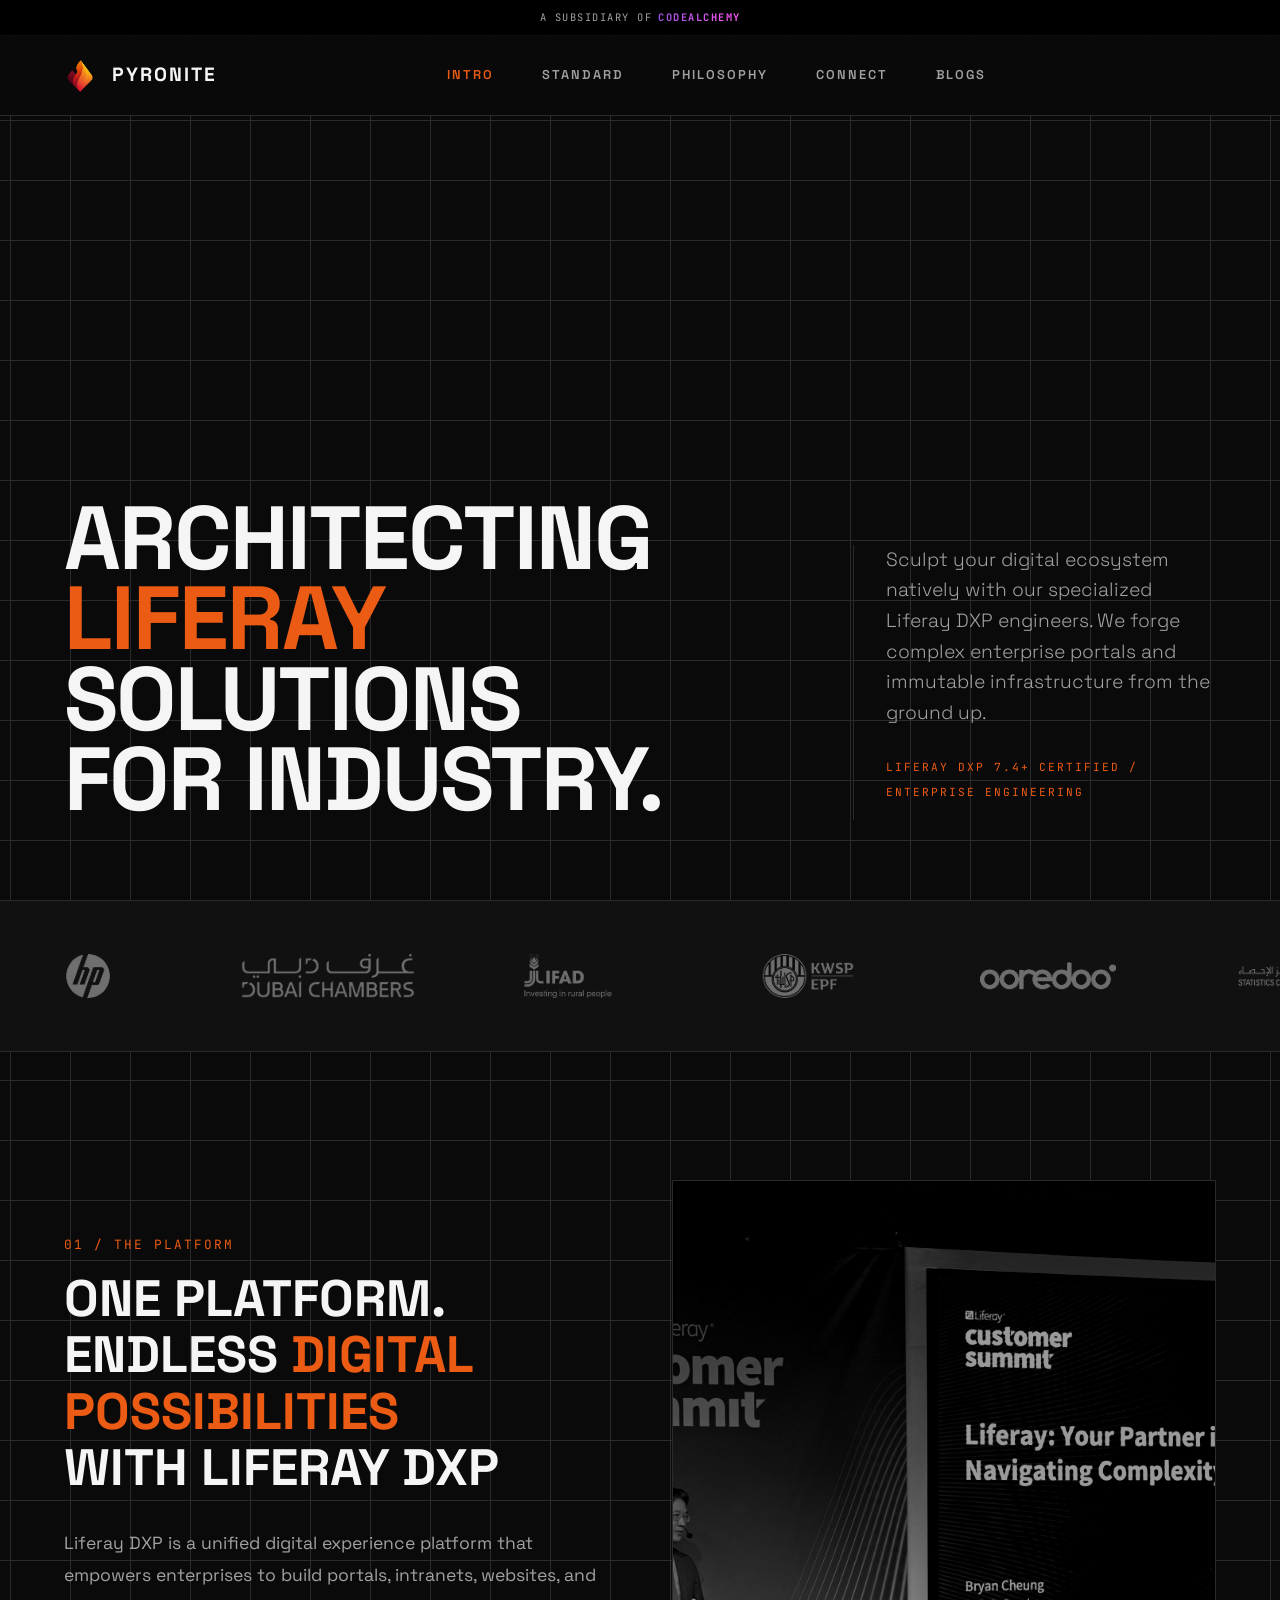
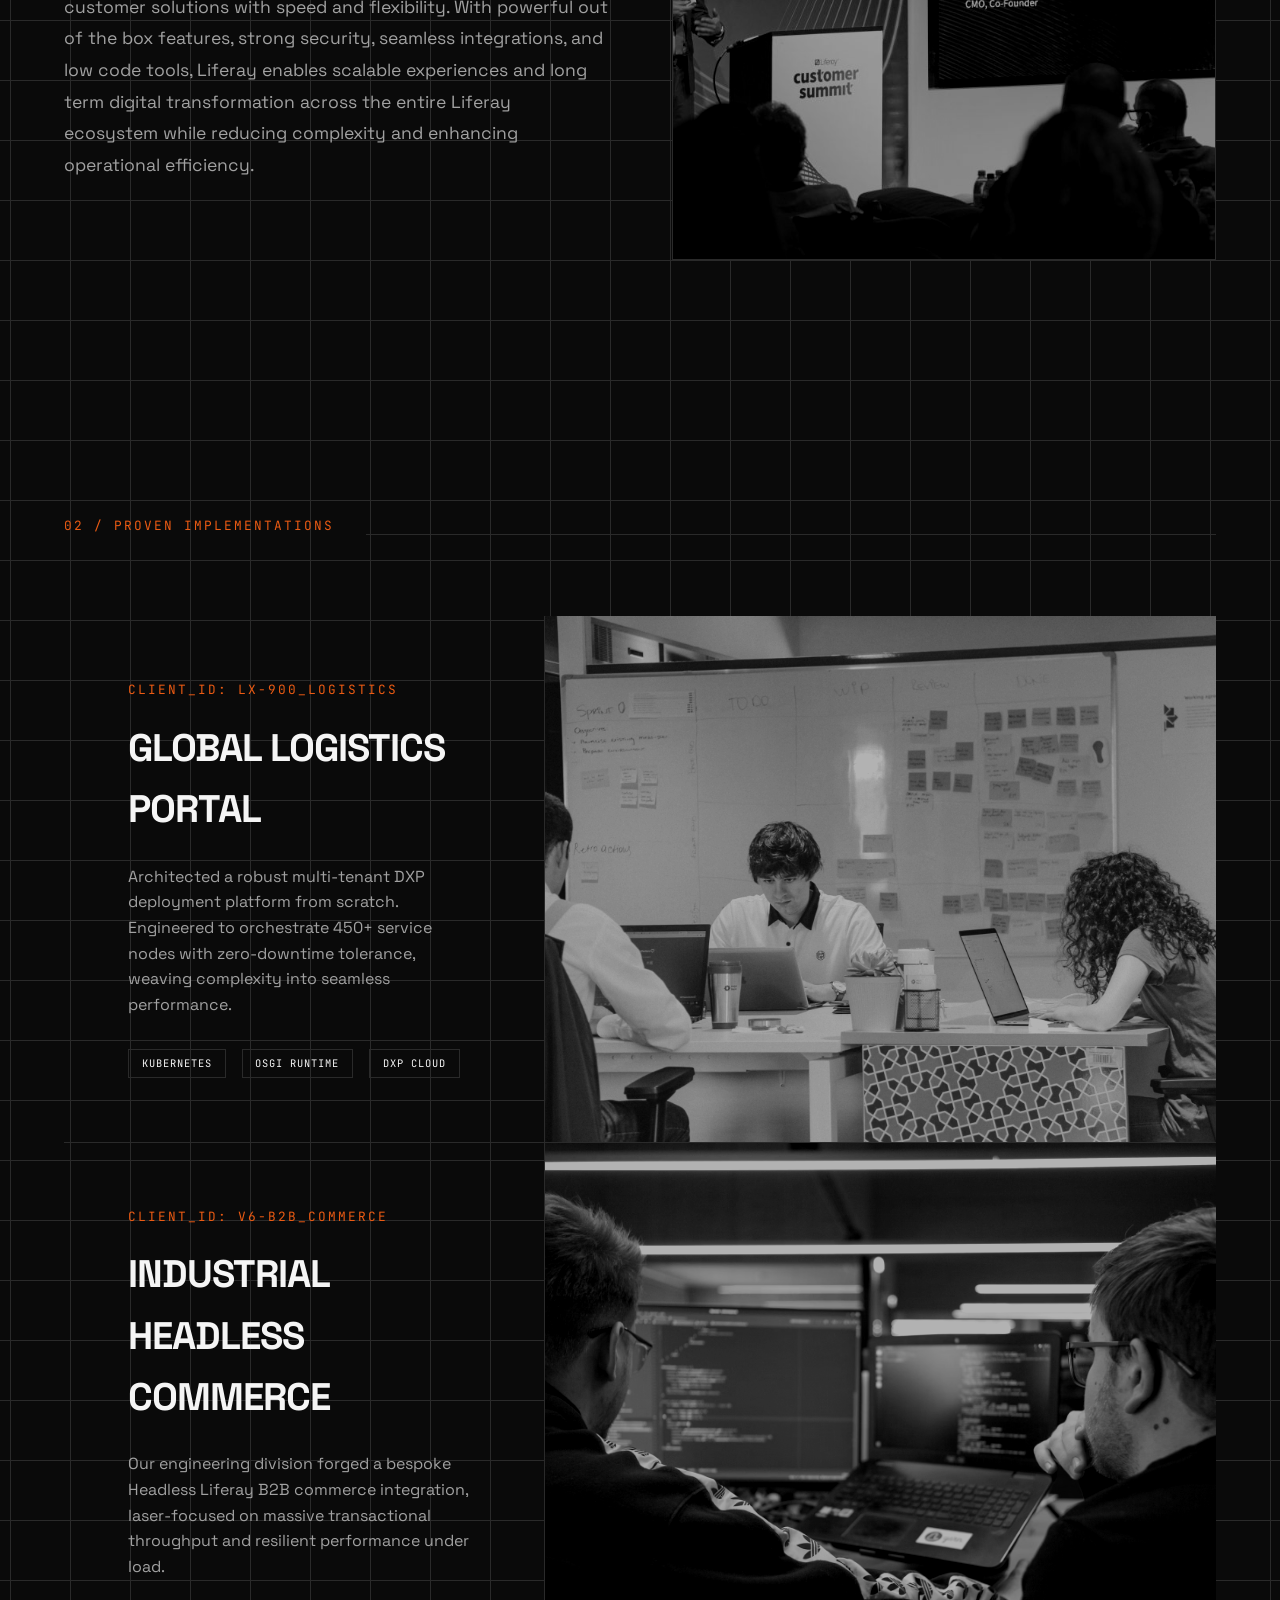
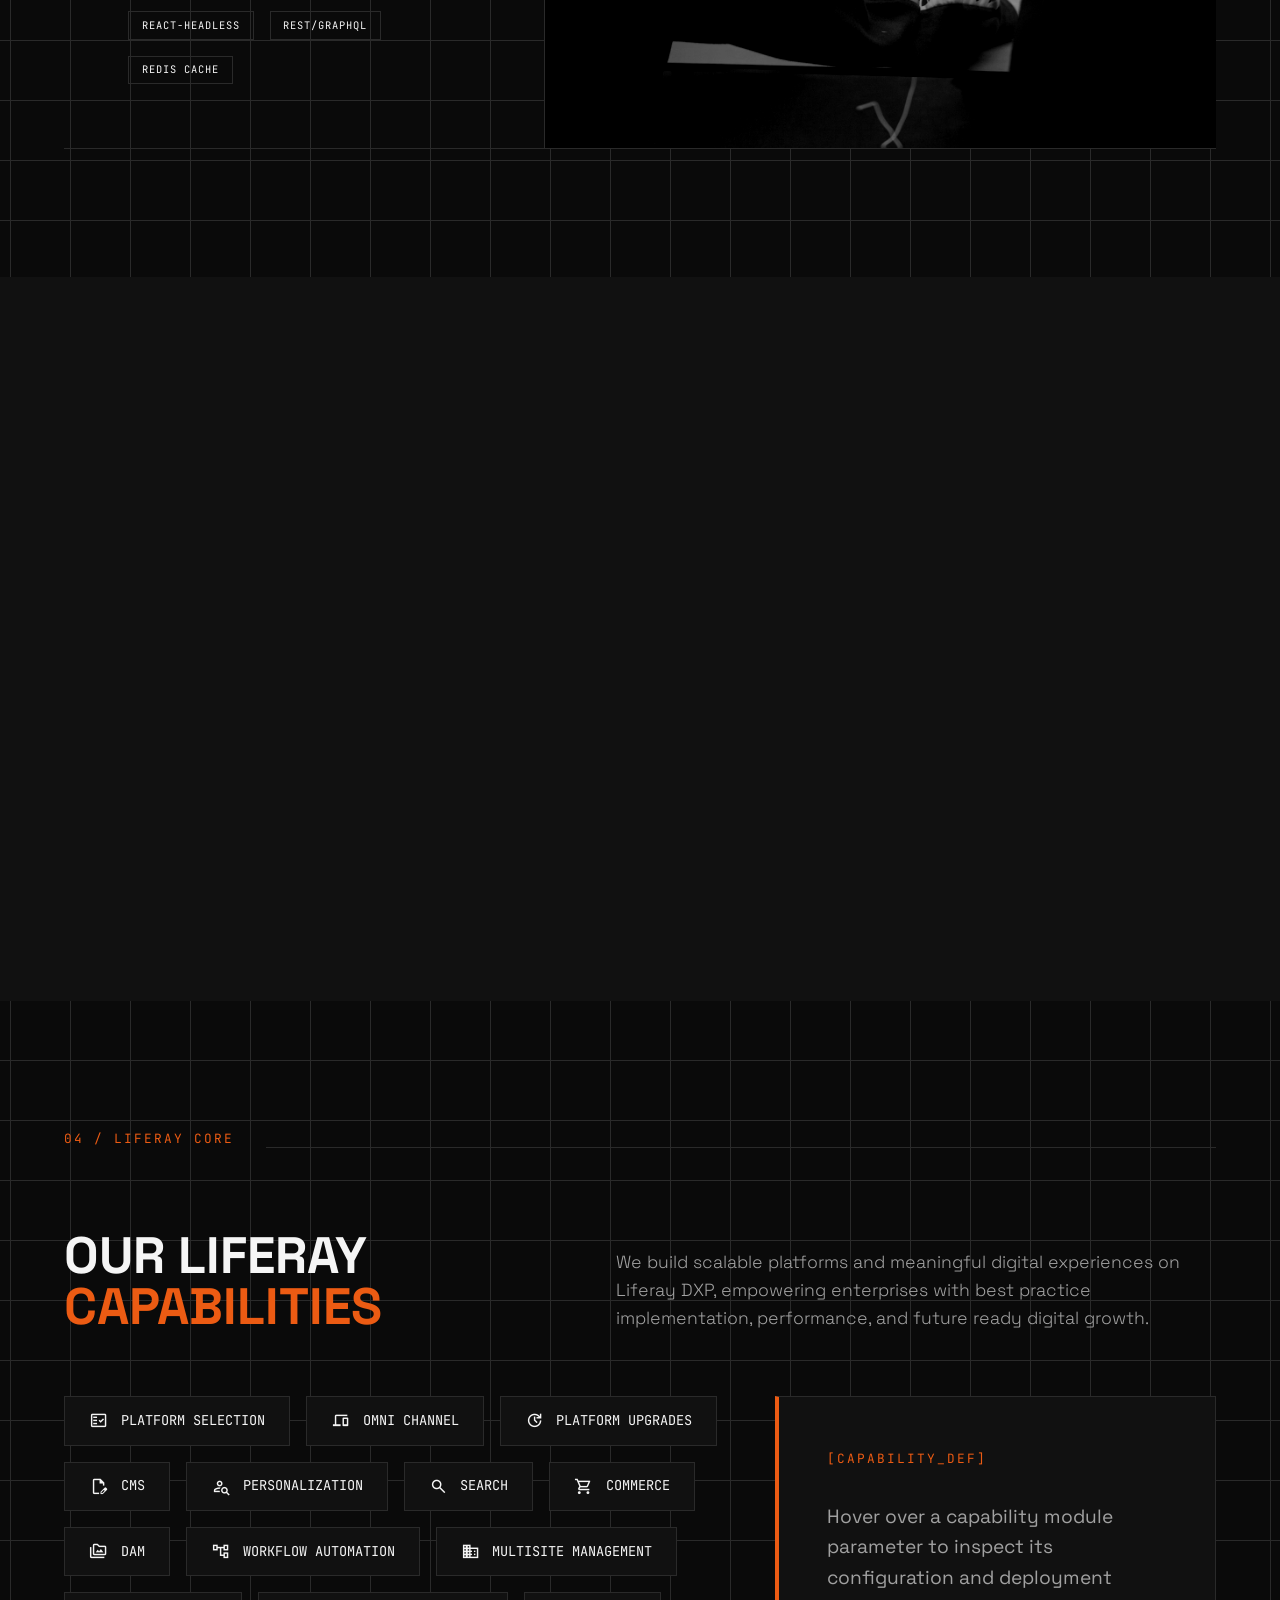
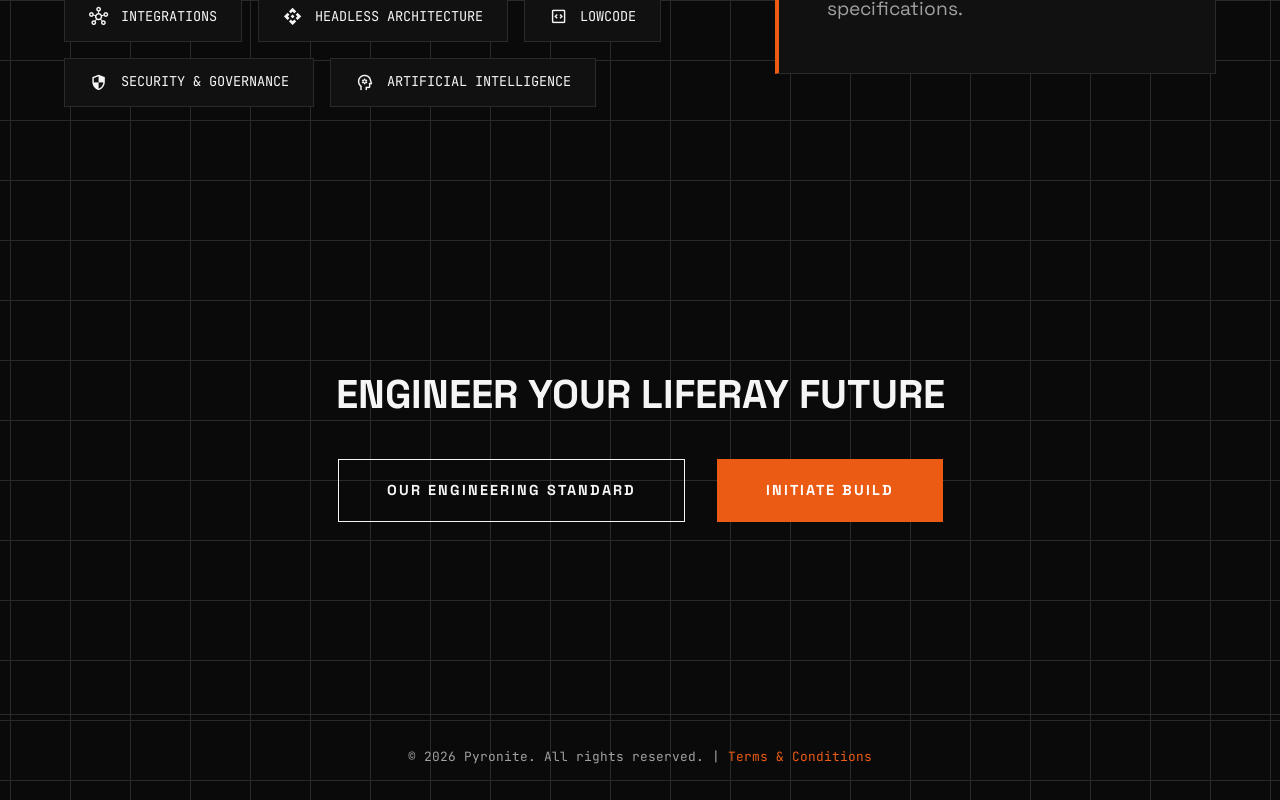
<file: index.html>
<!DOCTYPE html>
<html lang="en">
<head>
  <meta charset="UTF-8">
  <meta name="viewport" content="width=device-width, initial-scale=1.0">
  <title>Pyronite | Specialized Liferay DXP & Portal Solutions</title>
  <meta name="description" content="Sculpt your digital ecosystem natively with Pyronite's specialized Liferay DXP engineers. We deliver state-of-the-art Liferay enterprise portals, headless architectures, and immutable scalable infrastructure.">
  <meta name="keywords" content="Pyronite, Liferay DXP, Liferay Experts, Enterprise Portals, Headless Liferay, Liferay Consulting, Digital Business Platforms, Digital Ecosystem, Web Engineering, System Integrators">
  <meta name="author" content="Pyronite">
  <meta name="robots" content="index, follow">
  
  <!-- Open Graph / Social Media -->
  <meta property="og:title" content="Pyronite | Specialized Liferay DXP & Portal Solutions">
  <meta property="og:description" content="Sculpt your digital ecosystem natively with specialized Liferay DXP engineers.">
  <meta property="og:type" content="website">
  <meta property="og:url" content="https://pyronite.codealchemy.tech/">
  
  <link rel="canonical" href="https://pyronite.codealchemy.tech/">
  
  <link rel="stylesheet" href="styles.css">
  <link rel="icon" type="image/png" href="assets/logo.png">
</head>
<body>
  <div class="top-strip">A Subsidiary of <a href="https://codealchemy.tech/" target="_blank">CodeAlchemy</a></div>

  <!-- Navigation -->
  <nav class="navbar">
    <div class="brand">
      <img src="assets/logo.png" alt="Pyronite Logo" class="logo">
      PYRONITE
    </div>
    <div class="nav-links">
      <a href="index.html" class="active">Intro</a>
      <a href="standard.html">Standard</a>
      <a href="philosophy.html">Philosophy</a>
      <a href="connect.html">Connect</a>
      <a href="blogs.html">Blogs</a>
    </div>
    <div class="nav-meta"></div>
  </nav>

  <!-- Hero Section -->
  <section class="hero container reveal">
    <div class="hero-content">
      <div>
        <h1>Architecting <br><span>Liferay</span> Solutions <br>For Industry.</h1>
      </div>
      <div class="hero-desc">
        <p>Sculpt your digital ecosystem natively with our specialized Liferay DXP engineers. We forge complex enterprise portals and immutable infrastructure from the ground up.</p>
        <span class="meta">Liferay DXP 7.4+ Certified / Enterprise Engineering</span>
      </div>
    </div>
  </section>

  <!-- Partner Logo Marquee -->
  <section class="marquee-wrapper border-top">
    <div class="marquee-container">
      <div class="marquee-content">
        <!-- Original set -->
        <div class="marquee-item"><img alt="HP" loading="lazy" width="203" height="54" class="object-contain" src="assets/HP.webp"></div>
        <div class="marquee-item"><img alt="Dubai Chamber" loading="lazy" width="203" height="54" class="object-contain" src="assets/Dubai_Chamber.webp"></div>
        <div class="marquee-item"><img alt="iFad" loading="lazy" width="203" height="54" class="object-contain" src="assets/iFad.webp"></div>
        <div class="marquee-item"><img alt="KWSP" loading="lazy" width="203" height="54" class="object-contain" src="assets/KWSP.webp"></div>
        <div class="marquee-item"><img alt="Ooredoo" loading="lazy" width="203" height="54" class="object-contain" src="assets/Ooredoo.webp"></div>
        <div class="marquee-item"><img alt="SCAD" loading="lazy" width="203" height="54" class="object-contain" src="assets/SCAD.webp"></div>
        <div class="marquee-item"><img alt="United Nations" loading="lazy" width="203" height="54" class="object-contain" src="assets/United-nations.png"></div>
        <div class="marquee-item"><img alt="Broadcom" loading="lazy" width="203" height="54" class="object-contain" src="assets/Broadcom.webp"></div>
        <div class="marquee-item"><img alt="UIDAI" loading="lazy" width="203" height="54" class="object-contain" src="assets/Uidai.webp"></div>
        <div class="marquee-item"><img alt="Orbis" loading="lazy" width="203" height="54" class="object-contain" src="assets/Orbis.webp"></div>
        <div class="marquee-item"><img alt="Canopi" loading="lazy" width="203" height="54" class="object-contain" src="assets/Canopi.webp"></div>
        <div class="marquee-item"><img alt="Torry Harris Private Limited" loading="lazy" width="203" height="54" class="object-contain" src="assets/Torry-Harris-Private-Limited.webp"></div>
        <div class="marquee-item"><img alt="Infogain" loading="lazy" width="203" height="54" class="object-contain" src="assets/infogain.svg"></div>
        <!-- Duplicated set for seamless loop -->
        <div class="marquee-item"><img alt="HP" loading="lazy" width="203" height="54" class="object-contain" src="assets/HP.webp"></div>
        <div class="marquee-item"><img alt="Dubai Chamber" loading="lazy" width="203" height="54" class="object-contain" src="assets/Dubai_Chamber.webp"></div>
        <div class="marquee-item"><img alt="iFad" loading="lazy" width="203" height="54" class="object-contain" src="assets/iFad.webp"></div>
        <div class="marquee-item"><img alt="KWSP" loading="lazy" width="203" height="54" class="object-contain" src="assets/KWSP.webp"></div>
        <div class="marquee-item"><img alt="Ooredoo" loading="lazy" width="203" height="54" class="object-contain" src="assets/Ooredoo.webp"></div>
        <div class="marquee-item"><img alt="SCAD" loading="lazy" width="203" height="54" class="object-contain" src="assets/SCAD.webp"></div>
        <div class="marquee-item"><img alt="United Nations" loading="lazy" width="203" height="54" class="object-contain" src="assets/United-nations.png"></div>
        <div class="marquee-item"><img alt="Broadcom" loading="lazy" width="203" height="54" class="object-contain" src="assets/Broadcom.webp"></div>
        <div class="marquee-item"><img alt="UIDAI" loading="lazy" width="203" height="54" class="object-contain" src="assets/Uidai.webp"></div>
        <div class="marquee-item"><img alt="Orbis" loading="lazy" width="203" height="54" class="object-contain" src="assets/Orbis.webp"></div>
        <div class="marquee-item"><img alt="Canopi" loading="lazy" width="203" height="54" class="object-contain" src="assets/Canopi.webp"></div>
        <div class="marquee-item"><img alt="Torry Harris Private Limited" loading="lazy" width="203" height="54" class="object-contain" src="assets/Torry-Harris-Private-Limited.webp"></div>
        <div class="marquee-item"><img alt="Infogain" loading="lazy" width="203" height="54" class="object-contain" src="assets/infogain.svg"></div>
      </div>
    </div>
  </section>

  <!-- One Platform Section -->
  <section class="section border-top">
    <div class="container reveal">
      <div class="philosophy-grid" style="align-items: center;">
        <div class="philosophy-text">
          <span class="label">01 / The Platform</span>
          <h2 style="font-size: clamp(2.5rem, 4vw, 3.5rem); font-weight: 700; text-transform: uppercase; line-height: 1.1; margin-bottom: 2rem; margin-top: 1rem;">One Platform.<br>Endless <span style="color: var(--primary);">Digital Possibilities</span><br>with Liferay DXP</h2>
          <p style="font-size: 1.1rem; color: var(--text-muted); line-height: 1.8;">Liferay DXP is a unified digital experience platform that empowers enterprises to build portals, intranets, websites, and customer solutions with speed and flexibility. With powerful out of the box features, strong security, seamless integrations, and low code tools, Liferay enables scalable experiences and long term digital transformation across the entire Liferay ecosystem while reducing complexity and enhancing operational efficiency.</p>
        </div>
        <div class="philosophy-image" style="border: 1px solid var(--border-light); aspect-ratio: 4/5;">
          <img src="assets/liferay-summit.jpg" alt="Liferay Digital Experience Platform" style="filter: grayscale(1) contrast(1.2) brightness(0.6); transition: 0.5s;">
        </div>
      </div>
    </div>
  </section>

  <!-- Manifestos Section -->
  <section class="section border-top">
    <div class="container reveal">
      <div class="section-header">
        <span class="label">02 / Proven Implementations</span>
        <div class="line"></div>
      </div>

      <div class="projects">
        <!-- Project 01 -->
        <article class="project-row">
          <div class="project-info">
            <span class="label">CLIENT_ID: LX-900_LOGISTICS</span>
            <h3>Global Logistics Portal</h3>
            <p>Architected a robust multi-tenant DXP deployment platform from scratch. Engineered to orchestrate 450+ service nodes with zero-downtime tolerance, weaving complexity into seamless performance.</p>
            <div class="project-tags">
              <span>Kubernetes</span>
              <span>OSGi Runtime</span>
              <span>DXP Cloud</span>
            </div>
          </div>
          <div class="project-img">
            <img src="assets/developers-working.jpg" alt="Dedicated Liferay Developers Working">
          </div>
        </article>

        <!-- Project 02 -->
        <article class="project-row">
          <div class="project-info">
            <span class="label">CLIENT_ID: V6-B2B_COMMERCE</span>
            <h3>Industrial Headless Commerce</h3>
            <p>Our engineering division forged a bespoke Headless Liferay B2B commerce integration, laser-focused on massive transactional throughput and resilient performance under load.</p>
            <div class="project-tags">
              <span>React-Headless</span>
              <span>REST/GraphQL</span>
              <span>Redis Cache</span>
            </div>
          </div>
          <div class="project-img">
            <img src="assets/developers-working-2.jpg" alt="Liferay Headless Architecture Developers">
          </div>
        </article>
      </div>
    </div>
  </section>

  <!-- Empowering Enterprises Section -->
  <section class="section border-top" style="background: var(--bg-surface);">
    <div class="container reveal">
      <div style="display: grid; grid-template-columns: repeat(auto-fit, minmax(400px, 1fr)); gap: 4rem; align-items: start;">
        <div>
          <span class="label">03 / Growth Metrics</span>
          <h2 style="font-size: clamp(2rem, 4vw, 3.2rem); font-weight: 700; text-transform: uppercase; line-height: 1.1; margin-top: 1rem; margin-bottom: 2rem;">Empowering Enterprises,<br><span style="color: var(--primary);">Through Liferay First Thinking</span></h2>
          <p style="color: var(--text-muted); font-size: 1.1rem; line-height: 1.8; max-width: 500px;">We deliver Liferay first digital solutions using best practice, OOTB driven implementations that maximise platform value and long term enterprise growth.</p>
        </div>
        
        <div style="display: grid; grid-template-columns: repeat(auto-fit, minmax(200px, 1fr)); gap: 3rem 2rem;">
          <!-- Stat 1 -->
          <div>
            <div style="font-family: var(--font-mono); font-size: 4rem; color: #fff; line-height: 1; margin-bottom: 1rem; font-weight: 700;">30+</div>
            <div style="height: 1px; width: 100%; background: var(--border-light); margin-bottom: 1.5rem;"></div>
            <h4 style="font-size: 1.1rem; font-weight: 700; text-transform: uppercase; margin-bottom: 0.5rem; color: var(--primary);">Delivered Solutions</h4>
            <p style="font-size: 0.9rem; color: var(--text-muted);">Successfully delivered enterprise grade Liferay solutions across industries.</p>
          </div>
          <!-- Stat 2 -->
          <div>
            <div style="font-family: var(--font-mono); font-size: 4rem; color: #fff; line-height: 1; margin-bottom: 1rem; font-weight: 700;">30+</div>
            <div style="height: 1px; width: 100%; background: var(--border-light); margin-bottom: 1.5rem;"></div>
            <h4 style="font-size: 1.1rem; font-weight: 700; text-transform: uppercase; margin-bottom: 0.5rem; color: var(--primary);">Experts Onboard</h4>
            <p style="font-size: 0.9rem; color: var(--text-muted);">Certified Liferay experts ensuring secure, scalable, and standards aligned delivery.</p>
          </div>
          <!-- Stat 3 -->
          <div>
            <div style="font-family: var(--font-mono); font-size: 4rem; color: #fff; line-height: 1; margin-bottom: 1rem; font-weight: 700;">98%</div>
            <div style="height: 1px; width: 100%; background: var(--border-light); margin-bottom: 1.5rem;"></div>
            <h4 style="font-size: 1.1rem; font-weight: 700; text-transform: uppercase; margin-bottom: 0.5rem; color: var(--primary);">Client Satisfaction</h4>
            <p style="font-size: 0.9rem; color: var(--text-muted);">Earned through transparent collaboration and consistent Liferay delivery excellence.</p>
          </div>
          <!-- Stat 4 -->
          <div>
            <div style="font-family: var(--font-mono); font-size: 4rem; color: #fff; line-height: 1; margin-bottom: 1rem; font-weight: 700;">10+</div>
            <div style="height: 1px; width: 100%; background: var(--border-light); margin-bottom: 1.5rem;"></div>
            <h4 style="font-size: 1.1rem; font-weight: 700; text-transform: uppercase; margin-bottom: 0.5rem; color: var(--primary);">Years of Excellence</h4>
            <p style="font-size: 0.9rem; color: var(--text-muted);">Over a decade delivering enterprise grade, future ready Liferay digital platforms.</p>
          </div>
        </div>
      </div>
    </div>
  </section>

  <!-- Capabilities Section -->
  <section class="section border-top">
    <div class="container reveal">
      <div class="section-header">
        <span class="label">04 / Liferay Core</span>
        <div class="line"></div>
      </div>
      
      <div style="margin-bottom: 4rem; display: flex; flex-wrap: wrap; justify-content: space-between; align-items: flex-end; gap: 2rem;">
        <h2 style="font-size: clamp(2.5rem, 4vw, 3.5rem); font-weight: 700; text-transform: uppercase; line-height: 1; margin: 0;">Our Liferay <br><span style="color: var(--primary);">Capabilities</span></h2>
        <p style="color: var(--text-muted); font-size: 1.1rem; max-width: 600px; font-weight: 300;">We build scalable platforms and meaningful digital experiences on Liferay DXP, empowering enterprises with best practice implementation, performance, and future ready digital growth.</p>
      </div>

      <div class="cap-interactive-container">
        <!-- Interactive Tag Cloud -->
        <div class="cap-tags">
          <div class="cap-tag" onmouseover="document.getElementById('cap-desc').innerText = 'Evaluate whether Liferay is the right platform to meet your requirements.'">
            <span class="material-symbols-outlined">fact_check</span> Platform Selection
          </div>
          <div class="cap-tag" onmouseover="document.getElementById('cap-desc').innerText = 'Deliver seamless, consistent experiences across web, mobile, and digital platforms.'">
            <span class="material-symbols-outlined">devices</span> Omni channel
          </div>
          <div class="cap-tag" onmouseover="document.getElementById('cap-desc').innerText = 'Upgrade to the newest Liferay DXP version for improved performance, stability, and long term security.'">
            <span class="material-symbols-outlined">update</span> Platform upgrades
          </div>
          <div class="cap-tag" onmouseover="document.getElementById('cap-desc').innerText = 'Empower teams with flexible, intuitive Liferay CMS capabilities for efficient, effortless content management.'">
            <span class="material-symbols-outlined">edit_document</span> CMS
          </div>
          <div class="cap-tag" onmouseover="document.getElementById('cap-desc').innerText = 'Deliver tailored, context aware Liferay experiences driven by user behaviour, platform intelligence, and insight.'">
            <span class="material-symbols-outlined">person_search</span> Personalization
          </div>
          <div class="cap-tag" onmouseover="document.getElementById('cap-desc').innerText = 'Enhance content discovery and user experience with advanced Liferay search and indexing.'">
            <span class="material-symbols-outlined">search</span> Search
          </div>
          <div class="cap-tag" onmouseover="document.getElementById('cap-desc').innerText = 'Build seamless, integrated Liferay Commerce experiences that elevate digital shopping and purchasing journeys.'">
            <span class="material-symbols-outlined">shopping_cart</span> Commerce
          </div>
          <div class="cap-tag" onmouseover="document.getElementById('cap-desc').innerText = 'Manage and distribute digital assets efficiently with Liferay DAM tools and features.'">
            <span class="material-symbols-outlined">perm_media</span> DAM
          </div>
          <div class="cap-tag" onmouseover="document.getElementById('cap-desc').innerText = 'Automate processes, strengthen governance, and enhance efficiency using Liferay’s powerful and enterprise grade workflow capabilities.'">
            <span class="material-symbols-outlined">account_tree</span> Workflow Automation
          </div>
          <div class="cap-tag" onmouseover="document.getElementById('cap-desc').innerText = 'Manage multiple sites effortlessly through Liferay’s centralised, streamlined platform controls for enterprises.'">
            <span class="material-symbols-outlined">domain</span> Multisite Management
          </div>
          <div class="cap-tag" onmouseover="document.getElementById('cap-desc').innerText = 'Connect enterprise systems and tools seamlessly with Liferay DXP integration capabilities.'">
            <span class="material-symbols-outlined">hub</span> Integrations
          </div>
          <div class="cap-tag" onmouseover="document.getElementById('cap-desc').innerText = 'Deliver flexible, API driven experiences through Liferay’s modern, scalable headless architecture.'">
            <span class="material-symbols-outlined">api</span> Headless Architecture
          </div>
          <div class="cap-tag" onmouseover="document.getElementById('cap-desc').innerText = 'Build faster using Liferay’s object based low code features and streamlined workflow automation tools.'">
            <span class="material-symbols-outlined">code_blocks</span> Lowcode
          </div>
          <div class="cap-tag" onmouseover="document.getElementById('cap-desc').innerText = 'Ensure robust security, compliance, and governance through Liferay’s enterprise grade capabilities.'">
            <span class="material-symbols-outlined">security</span> Security & Governance
          </div>
          <div class="cap-tag" onmouseover="document.getElementById('cap-desc').innerText = 'Leverage Liferay’s AI capabilities to deliver smarter, adaptive, and insight driven digital experiences.'">
            <span class="material-symbols-outlined">psychology</span> Artificial Intelligence
          </div>
        </div>

        <!-- Sticky Readout Panel -->
        <div class="cap-readout">
          <span class="readout-label">[CAPABILITY_DEF]</span>
          <p id="cap-desc" class="readout-text">Hover over a capability module parameter to inspect its configuration and deployment specifications.</p>
        </div>
      </div>
    </div>
  </section>
  <!-- CTA linking to other pages -->
  <section class="section">
    <div class="container text-center reveal" style="text-align: center;">
      <h2 style="font-size: 2.5rem; margin-bottom: 2rem; text-transform: uppercase;">Engineer Your Liferay Future</h2>
      <div style="display: flex; gap: 2rem; justify-content: center;">
        <a href="standard.html" class="btn btn-outline">Our Engineering Standard</a>
        <a href="connect.html" class="btn">Initiate Build</a>
      </div>
    </div>
  </section>

  <!-- Footer -->
  <footer style="padding: 2rem; margin-top: 4rem; border-top: 1px solid var(--border-light); text-align: center; font-family: var(--font-mono); font-size: 0.8rem; color: var(--text-muted);">
    <p>&copy; 2026 Pyronite. All rights reserved. | <a href="terms.html" style="color: var(--primary); text-decoration: none;">Terms & Conditions</a></p>
  </footer>

  <script src="script.js"></script>
</body>
</html>
</file>
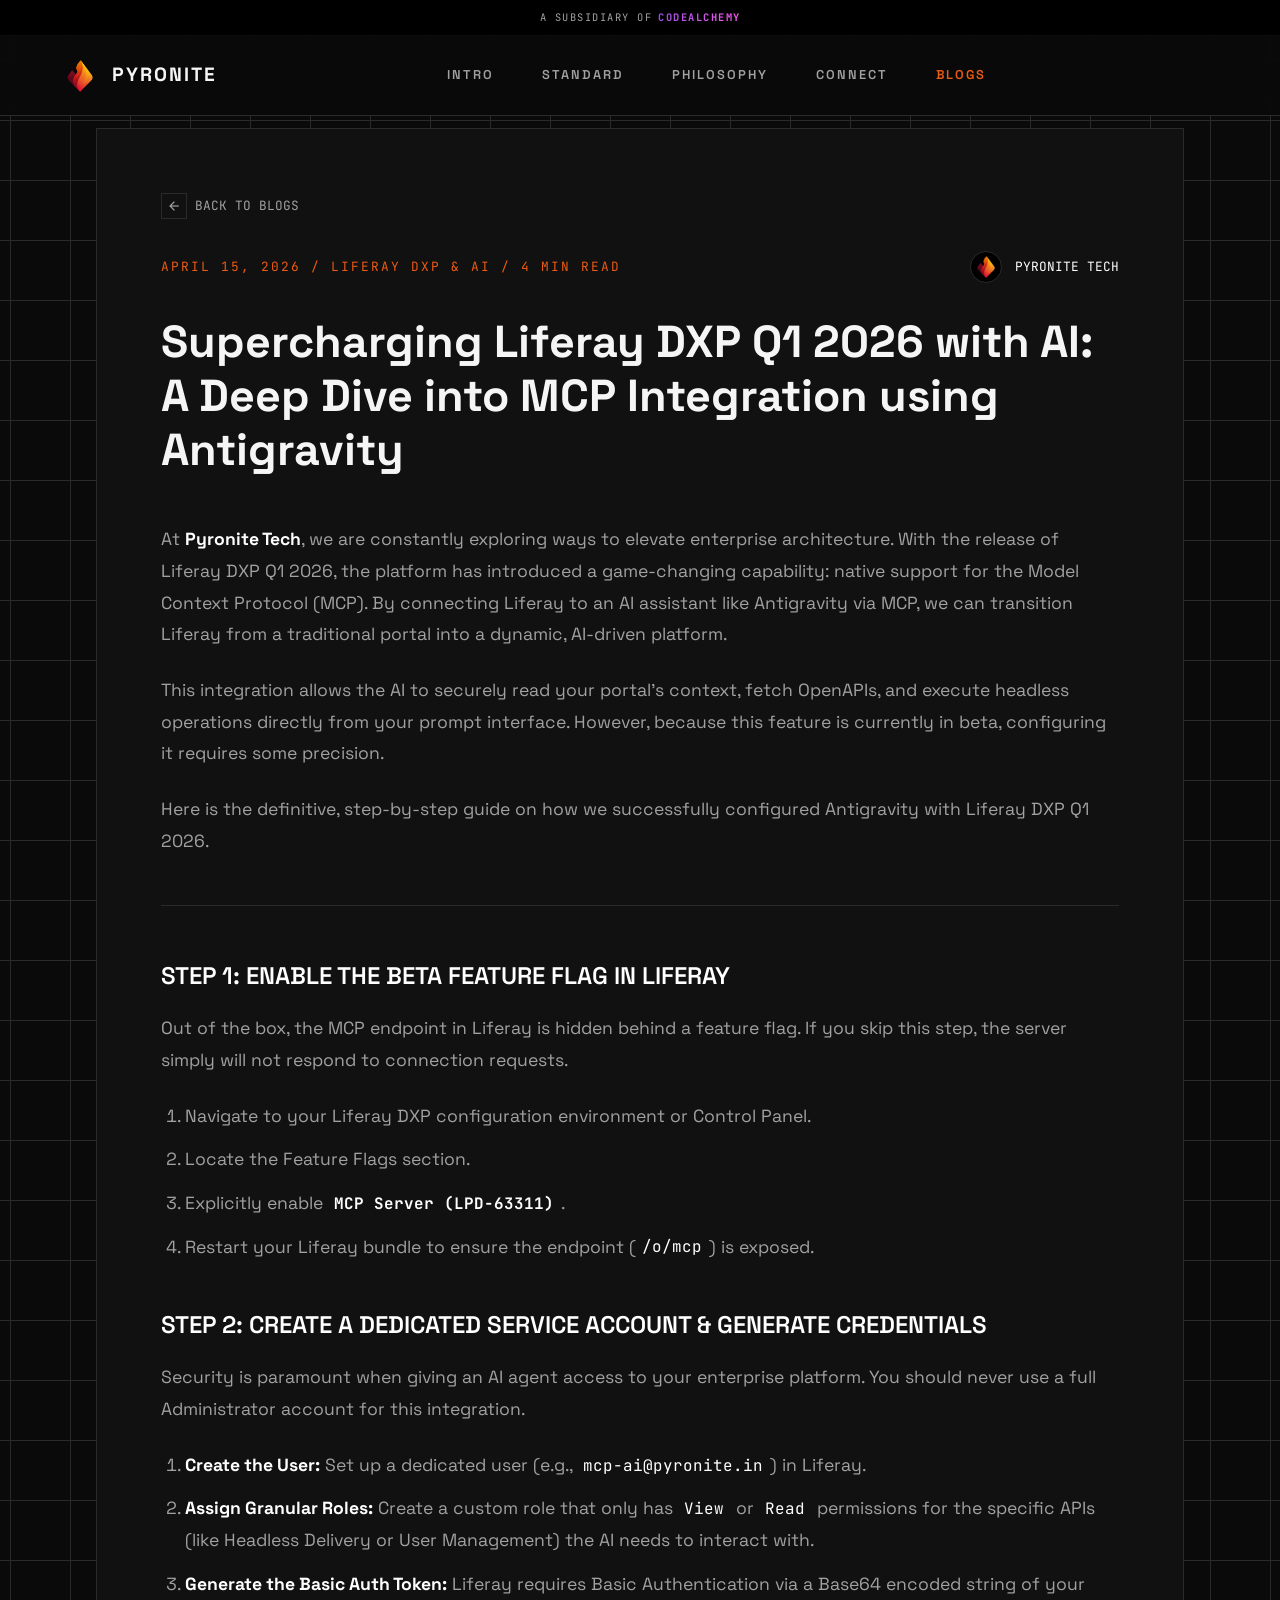
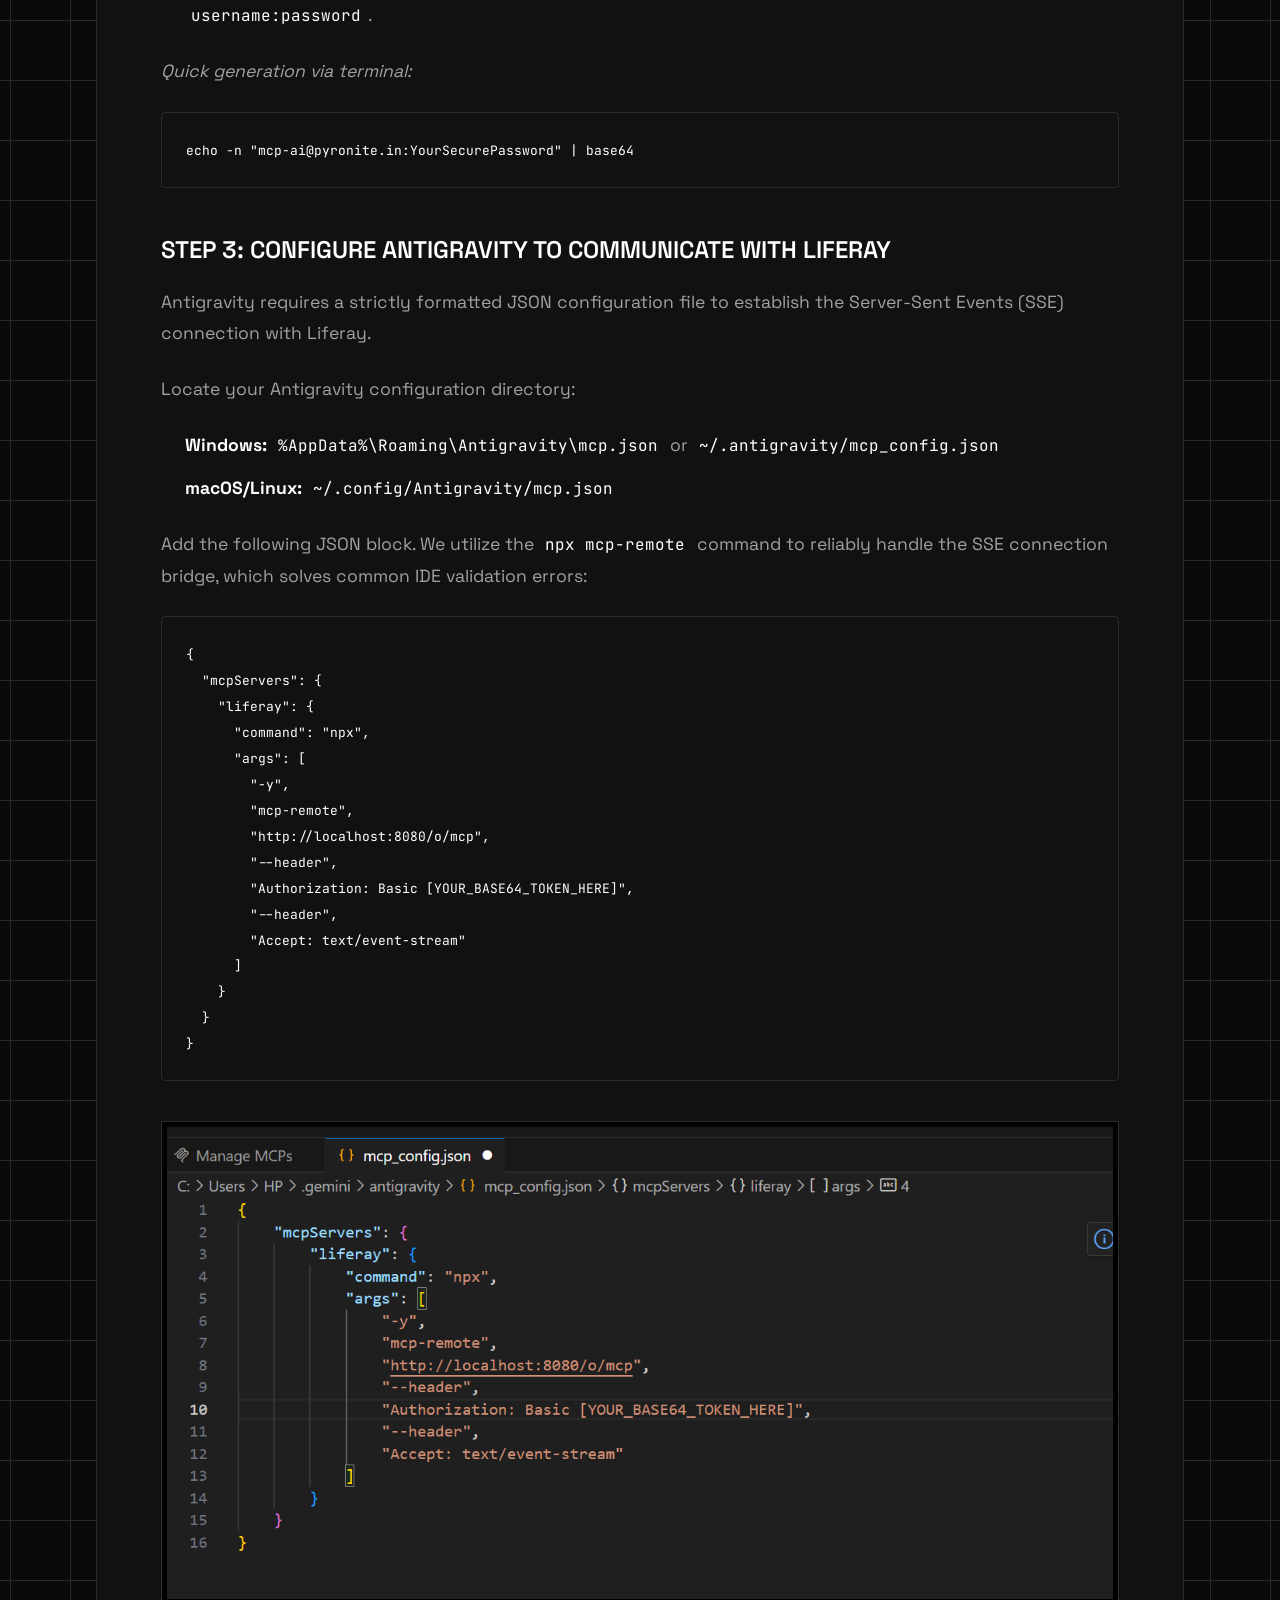
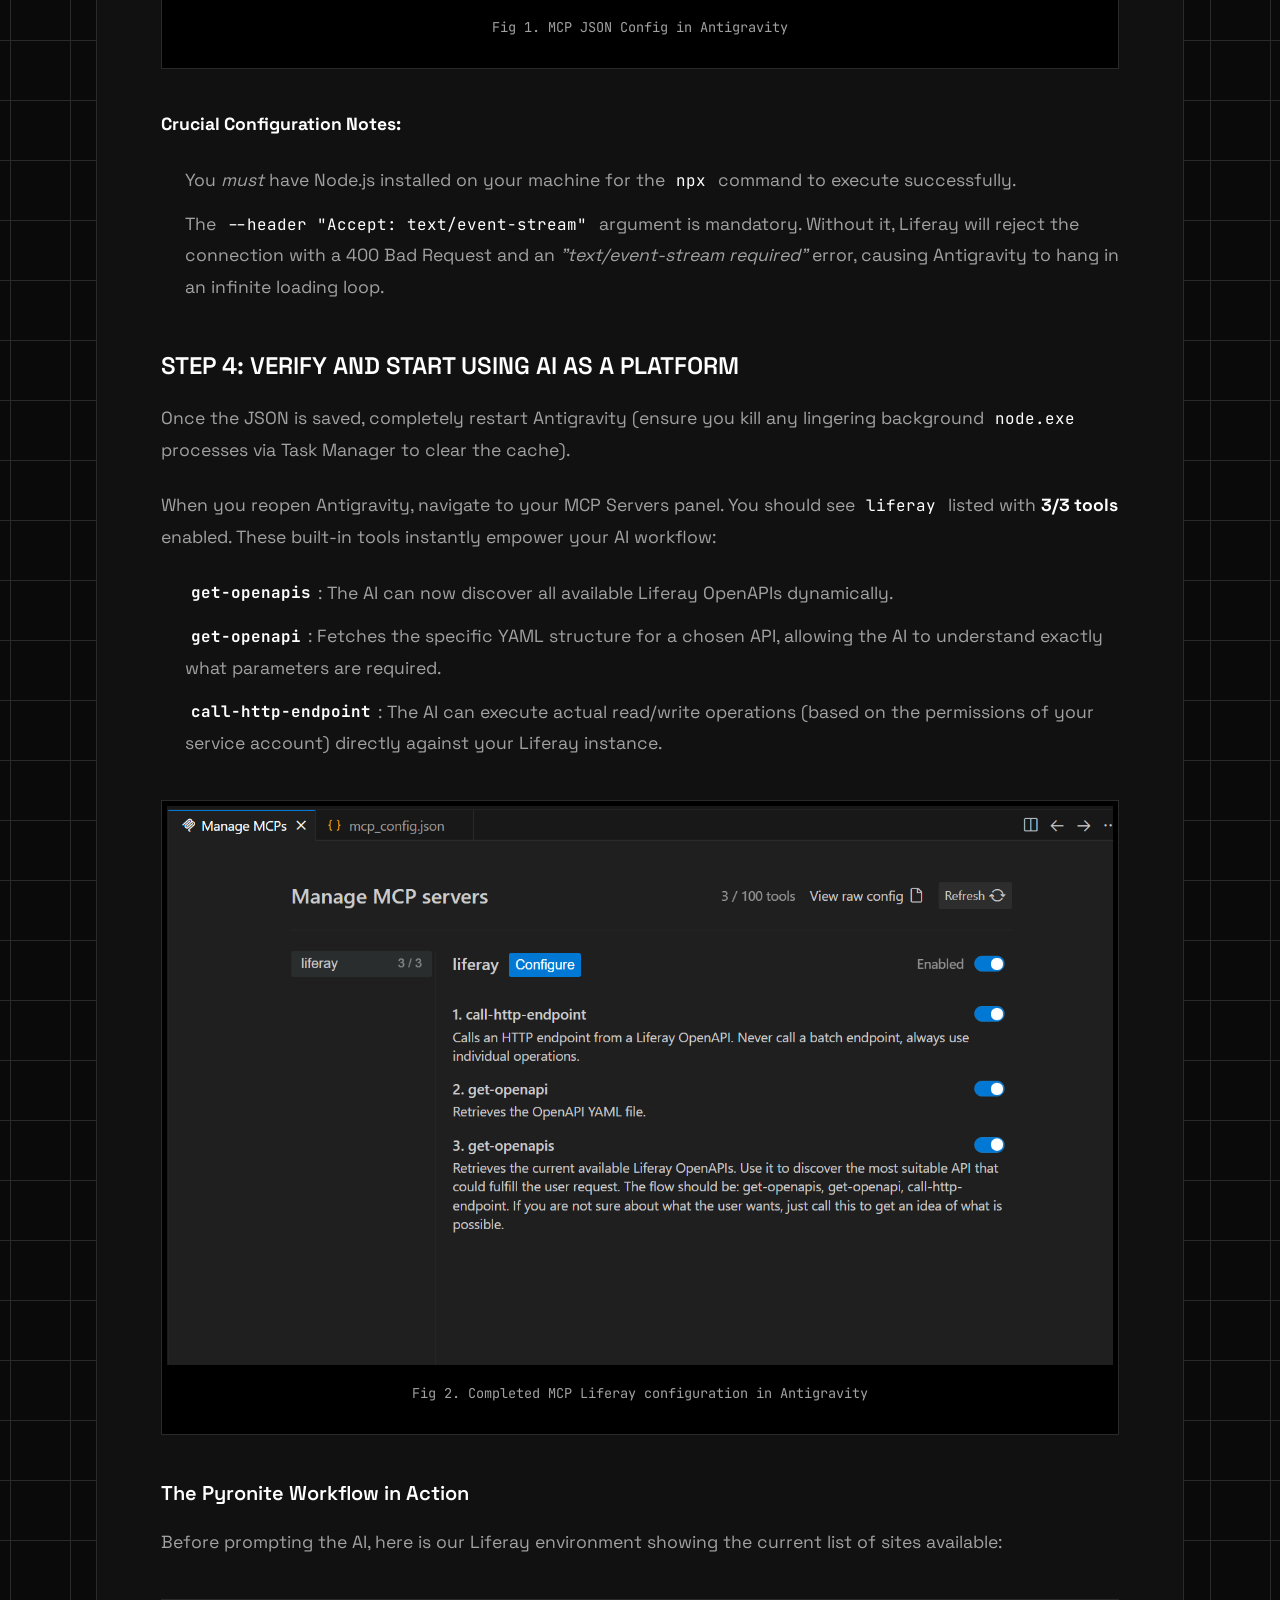
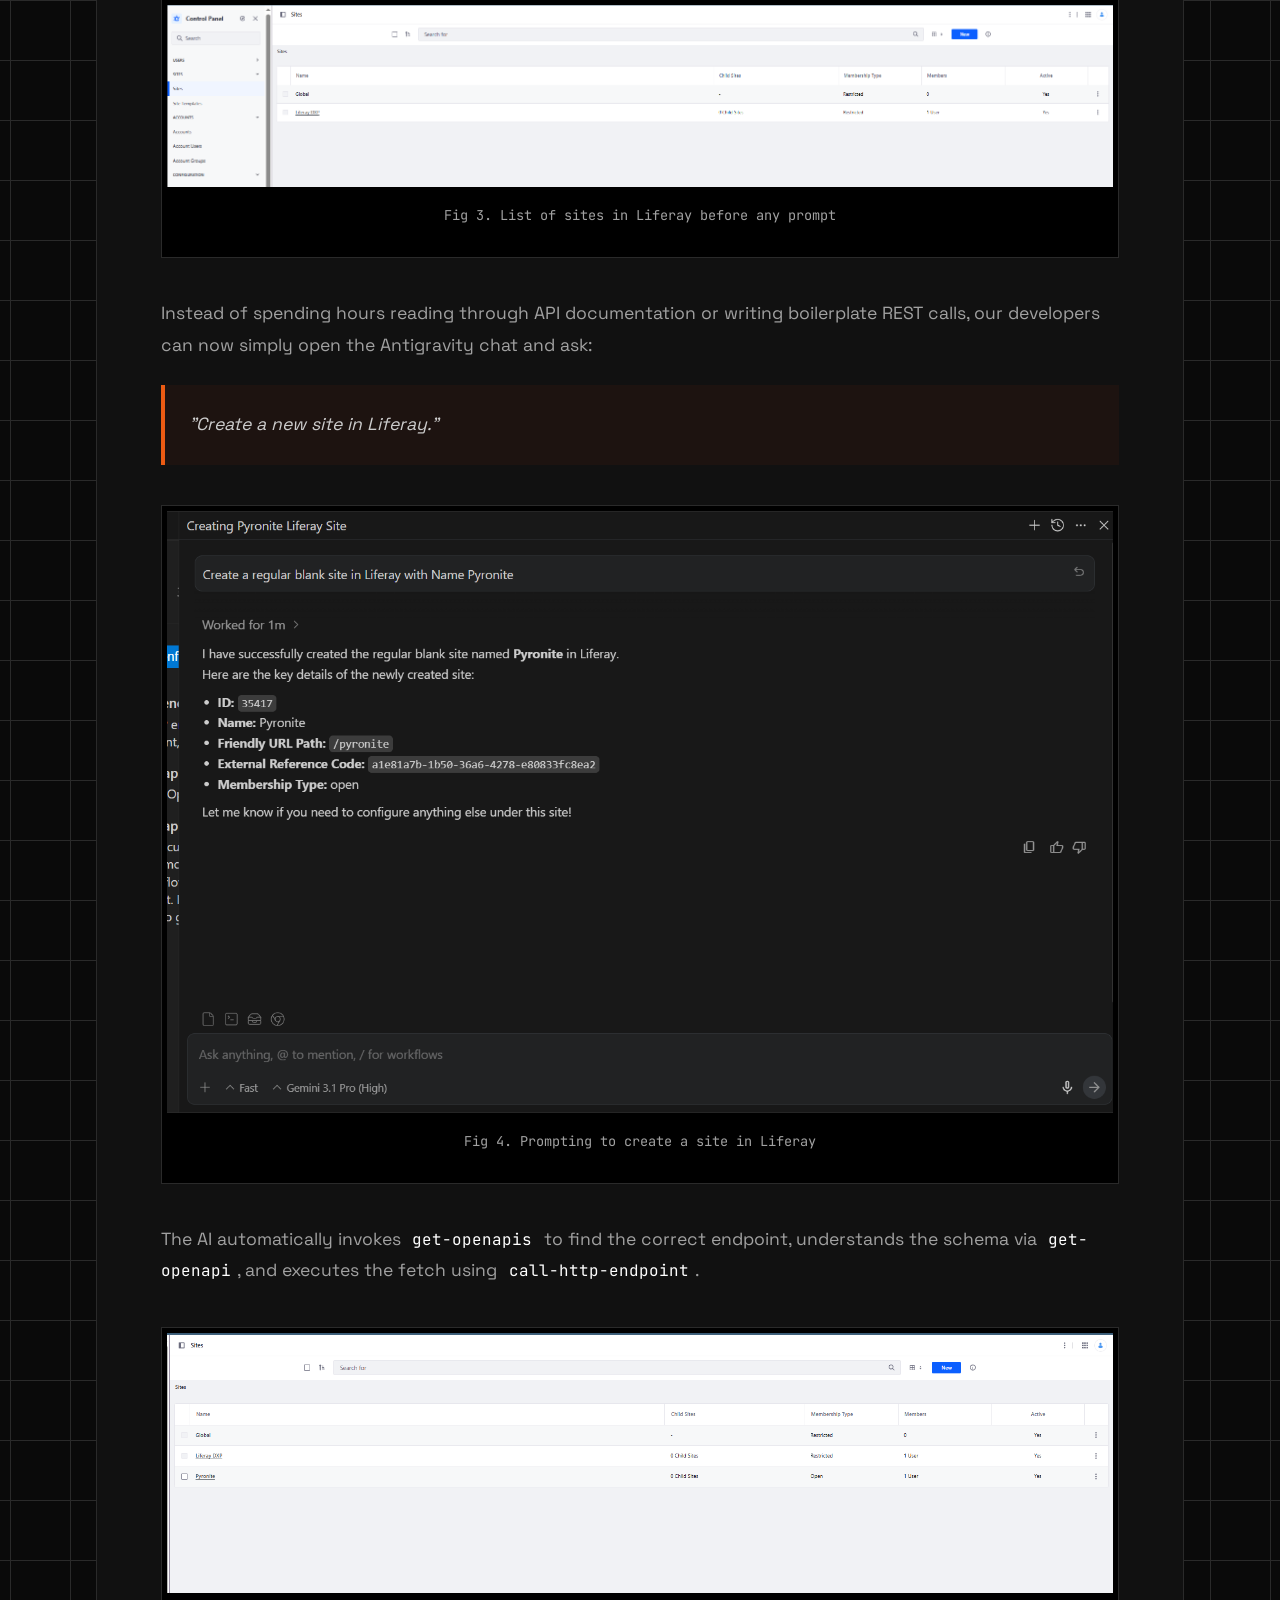
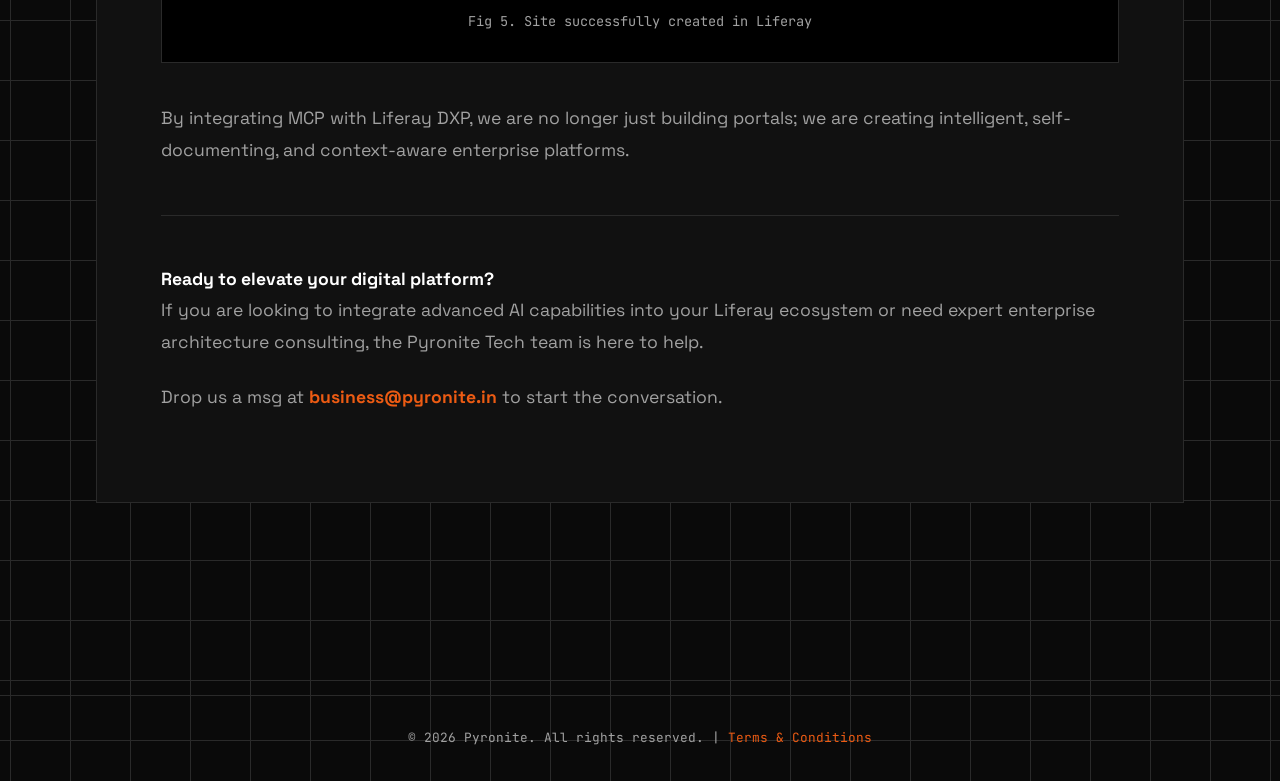
<file: blog1.html>
<!DOCTYPE html>
<html lang="en">
<head>
  <meta charset="UTF-8">
  <meta name="viewport" content="width=device-width, initial-scale=1.0">
  <title>Supercharging Liferay DXP Q1 2026 with AI | Pyronite Blogs</title>
  <meta name="description" content="A definitive guide on supercharging Liferay DXP Q1 2026 with AI. Discover how to configure the Model Context Protocol (MCP) securely with Antigravity.">
  <meta name="keywords" content="Liferay DXP Q1 2026, Liferay MCP, Model Context Protocol, Liferay AI Integration, Antigravity, Headless Liferay, Pyronite Tech">
  <meta name="author" content="Pyronite Tech">
  <meta property="og:title" content="Supercharging Liferay DXP Q1 2026 with AI">
  <meta property="og:description" content="A definitive guide on supercharging Liferay DXP Q1 2026 with AI. Discover how to configure the Model Context Protocol (MCP) securely with Antigravity.">
  <meta property="og:type" content="article">
  <link rel="stylesheet" href="styles.css">
  <link rel="icon" type="image/png" href="assets/logo.png">
  <style>
    .blog-container {
      max-width: 85%;
      margin: 0 auto;
      padding: 4rem 4rem;
      background: var(--bg-surface);
      border: 1px solid var(--border-light);
      position: relative;
    }
    .blog-header {
      margin-bottom: 3rem;
    }
    .blog-header h1 {
      font-size: clamp(2rem, 3.5vw, 3rem);
      font-weight: 700;
      line-height: 1.2;
      margin-top: 1rem;
      margin-bottom: 1.5rem;
    }
    .blog-content {
      font-size: 1.1rem;
      line-height: 1.8;
      color: var(--text-muted);
    }
    .blog-content h2, .blog-content h3, .blog-content h4 {
      color: #fff;
      margin-top: 2.5rem;
      margin-bottom: 1rem;
      font-family: var(--font-body);
      font-weight: 600;
    }
    .blog-content h2 { font-size: 2rem; text-transform: uppercase; }
    .blog-content h3 { font-size: 1.5rem; text-transform: uppercase; }
    .blog-content h4 { font-size: 1.25rem; }
    
    .blog-content p {
      margin-bottom: 1.5rem;
    }
    .blog-content strong {
      color: #fff;
    }
    .blog-content ul, .blog-content ol {
      margin-bottom: 1.5rem;
      padding-left: 1.5rem;
    }
    .blog-content li {
      margin-bottom: 0.75rem;
    }
    .blog-content pre {
      background-color: var(--bg-surface) !important;
      border: 1px solid var(--border-light);
      padding: 1.5rem !important;
      border-radius: 4px !important;
      overflow-x: auto;
      margin-bottom: 1.5rem;
      color: #fff;
      font-family: var(--font-mono);
      font-size: 0.9rem;
    }
    .blog-content code {
      background-color: var(--bg-surface);
      padding: 0.2rem 0.4rem;
      border-radius: 3px;
      font-family: var(--font-mono);
      font-size: 0.9em;
      color: #fff;
    }
    .blog-content pre code {
      background-color: transparent;
      padding: 0;
    }
    .blog-content a {
      color: var(--primary);
      text-decoration: none;
    }
    .blog-content a:hover {
      text-decoration: underline;
    }
    .blog-content hr {
      border: 0;
      height: 1px;
      background: var(--border-light);
      margin: 3rem 0;
    }
    .blog-content blockquote {
      border-left: 4px solid var(--primary) !important;
      padding-left: 1.5rem !important;
      font-style: italic;
      color: #ccc !important;
      margin-left: 0;
      margin-bottom: 1.5rem;
      background: rgba(255, 62, 0, 0.05);
      padding: 1.5rem;
      border-radius: 0 4px 4px 0;
    }
  </style>
</head>
<body>
  <div class="top-strip">A Subsidiary of <a href="https://codealchemy.tech/" target="_blank">CodeAlchemy</a></div>
  <nav class="navbar">
    <div class="brand">
      <img src="assets/logo.png" alt="Pyronite Logo" class="logo">
      PYRONITE
    </div>
    <div class="nav-links">
      <a href="index.html">Intro</a>
      <a href="standard.html">Standard</a>
      <a href="philosophy.html">Philosophy</a>
      <a href="connect.html">Connect</a>
      <a href="blogs.html" class="active">Blogs</a>
    </div>
    <div class="nav-meta"></div>
  </nav>

  <section class="section" style="padding-top: 8rem;">
    <div class="blog-container reveal">
      <a href="blogs.html" style="display: inline-flex; align-items: center; gap: 0.5rem; color: var(--text-muted); text-decoration: none; margin-bottom: 2rem; font-family: var(--font-mono); font-size: 0.8rem; text-transform: uppercase;">
        <span class="material-symbols-outlined" style="font-size: 1rem; border: 1px solid var(--border-light); padding: 4px; border-radius: 50%;">arrow_back</span> Back to Blogs
      </a>
      
      <div class="blog-header">
        <div style="display: flex; align-items: center; justify-content: space-between; margin-bottom: 2rem; flex-wrap: wrap; gap: 1rem;">
          <span class="label" style="margin-bottom: 0;">April 15, 2026 / Liferay DXP & AI / 4 Min Read</span>
          <div style="display: flex; align-items: center; gap: 0.8rem;">
            <img src="assets/logo.png" alt="Pyronite Author" style="width: 32px; height: 32px; border-radius: 50% !important; border: 1px solid var(--border-light); object-fit: contain; padding: 4px; background: #000;">
            <span style="font-family: var(--font-mono); font-size: 0.8rem; color: #fff;">PYRONITE TECH</span>
          </div>
        </div>
        <h1>Supercharging Liferay DXP Q1 2026 with AI: A Deep Dive into MCP Integration using Antigravity</h1>
        
      </div>
      
      <div class="blog-content">
        <p>At <strong>Pyronite Tech</strong>, we are constantly exploring ways to elevate enterprise architecture. With the release of Liferay DXP Q1 2026, the platform has introduced a game-changing capability: native support for the Model Context Protocol (MCP). By connecting Liferay to an AI assistant like Antigravity via MCP, we can transition Liferay from a traditional portal into a dynamic, AI-driven platform.</p>

        <p>This integration allows the AI to securely read your portal's context, fetch OpenAPIs, and execute headless operations directly from your prompt interface. However, because this feature is currently in beta, configuring it requires some precision.</p>



        <p>Here is the definitive, step-by-step guide on how we successfully configured Antigravity with Liferay DXP Q1 2026.</p>

        <hr>

        <h3>Step 1: Enable the Beta Feature Flag in Liferay</h3>
        <p>Out of the box, the MCP endpoint in Liferay is hidden behind a feature flag. If you skip this step, the server simply will not respond to connection requests.</p>
        <ol>
          <li>Navigate to your Liferay DXP configuration environment or Control Panel.</li>
          <li>Locate the Feature Flags section.</li>
          <li>Explicitly enable <strong><code>MCP Server (LPD-63311)</code></strong>.</li>
          <li>Restart your Liferay bundle to ensure the endpoint (<code>/o/mcp</code>) is exposed.</li>
        </ol>

        <h3>Step 2: Create a Dedicated Service Account &amp; Generate Credentials</h3>
        <p>Security is paramount when giving an AI agent access to your enterprise platform. You should never use a full Administrator account for this integration.</p>
        <ol>
          <li><strong>Create the User:</strong> Set up a dedicated user (e.g., <code>mcp-ai@pyronite.in</code>) in Liferay.</li>
          <li><strong>Assign Granular Roles:</strong> Create a custom role that only has <code>View</code> or <code>Read</code> permissions for the specific APIs (like Headless Delivery or User Management) the AI needs to interact with.</li>
          <li><strong>Generate the Basic Auth Token:</strong> Liferay requires Basic Authentication via a Base64 encoded string of your <code>username:password</code>.</li>
        </ol>
        
        <p><em>Quick generation via terminal:</em></p>
        <pre><code>echo -n "mcp-ai@pyronite.in:YourSecurePassword" | base64</code></pre>

        <h3>Step 3: Configure Antigravity to Communicate with Liferay</h3>
        <p>Antigravity requires a strictly formatted JSON configuration file to establish the Server-Sent Events (SSE) connection with Liferay.</p>
        
        <p>Locate your Antigravity configuration directory:</p>
        <ul>
          <li><strong>Windows:</strong> <code>%AppData%\Roaming\Antigravity\mcp.json</code> or <code>~/.antigravity/mcp_config.json</code></li>
          <li><strong>macOS/Linux:</strong> <code>~/.config/Antigravity/mcp.json</code></li>
        </ul>

        <p>Add the following JSON block. We utilize the <code>npx mcp-remote</code> command to reliably handle the SSE connection bridge, which solves common IDE validation errors:</p>

<pre><code>{
  "mcpServers": {
    "liferay": {
      "command": "npx",
      "args": [
        "-y",
        "mcp-remote",
        "http://localhost:8080/o/mcp",
        "--header",
        "Authorization: Basic [YOUR_BASE64_TOKEN_HERE]",
        "--header",
        "Accept: text/event-stream"
      ]
    }
  }
}</code></pre>

        <div style="margin: 2.5rem 0; border: 1px solid var(--border-light); padding: 5px; background: #000;">
          <img src="assets/blogs/blog-1/1.png" style="width: 100%; height: auto; display: block;" alt="MCP JSON Config in Antigravity">
          <p style="text-align: center; font-size: 0.85rem; margin-top: 1rem; color: var(--text-muted); font-family: var(--font-mono);">Fig 1. MCP JSON Config in Antigravity</p>
        </div>

        <p><strong>Crucial Configuration Notes:</strong></p>
        <ul>
          <li>You <em>must</em> have Node.js installed on your machine for the <code>npx</code> command to execute successfully.</li>
          <li>The <code>--header "Accept: text/event-stream"</code> argument is mandatory. Without it, Liferay will reject the connection with a 400 Bad Request and an <em>"text/event-stream required"</em> error, causing Antigravity to hang in an infinite loading loop.</li>
        </ul>

        <h3>Step 4: Verify and Start Using AI as a Platform</h3>
        <p>Once the JSON is saved, completely restart Antigravity (ensure you kill any lingering background <code>node.exe</code> processes via Task Manager to clear the cache).</p>

        <p>When you reopen Antigravity, navigate to your MCP Servers panel. You should see <code>liferay</code> listed with <strong>3/3 tools</strong> enabled. These built-in tools instantly empower your AI workflow:</p>
        <ul>
          <li><strong><code>get-openapis</code></strong>: The AI can now discover all available Liferay OpenAPIs dynamically.</li>
          <li><strong><code>get-openapi</code></strong>: Fetches the specific YAML structure for a chosen API, allowing the AI to understand exactly what parameters are required.</li>
          <li><strong><code>call-http-endpoint</code></strong>: The AI can execute actual read/write operations (based on the permissions of your service account) directly against your Liferay instance.</li>
        </ul>

        <div style="margin: 2.5rem 0; border: 1px solid var(--border-light); padding: 5px; background: #000;">
          <img src="assets/blogs/blog-1/2.png" style="width: 100%; height: auto; display: block;" alt="Completed MCP Liferay Configuration">
          <p style="text-align: center; font-size: 0.85rem; margin-top: 1rem; color: var(--text-muted); font-family: var(--font-mono);">Fig 2. Completed MCP Liferay configuration in Antigravity</p>
        </div>

        <h4>The Pyronite Workflow in Action</h4>
        <p>Before prompting the AI, here is our Liferay environment showing the current list of sites available:</p>
        
        <div style="margin: 2.5rem 0; border: 1px solid var(--border-light); padding: 5px; background: #000;">
          <img src="assets/blogs/blog-1/3.png" style="width: 100%; height: auto; display: block;" alt="List of sites in Liferay before prompt">
          <p style="text-align: center; font-size: 0.85rem; margin-top: 1rem; color: var(--text-muted); font-family: var(--font-mono);">Fig 3. List of sites in Liferay before any prompt</p>
        </div>

        <p>Instead of spending hours reading through API documentation or writing boilerplate REST calls, our developers can now simply open the Antigravity chat and ask:</p>
        <blockquote>
          "Create a new site in Liferay."
        </blockquote>

        <div style="margin: 2.5rem 0; border: 1px solid var(--border-light); padding: 5px; background: #000;">
          <img src="assets/blogs/blog-1/4.png" style="width: 100%; height: auto; display: block;" alt="Prompting to create a site in Liferay">
          <p style="text-align: center; font-size: 0.85rem; margin-top: 1rem; color: var(--text-muted); font-family: var(--font-mono);">Fig 4. Prompting to create a site in Liferay</p>
        </div>

        <p>The AI automatically invokes <code>get-openapis</code> to find the correct endpoint, understands the schema via <code>get-openapi</code>, and executes the fetch using <code>call-http-endpoint</code>.</p>
        
        <div style="margin: 2.5rem 0; border: 1px solid var(--border-light); padding: 5px; background: #000;">
          <img src="assets/blogs/blog-1/5.png" style="width: 100%; height: auto; display: block;" alt="Site is created">
          <p style="text-align: center; font-size: 0.85rem; margin-top: 1rem; color: var(--text-muted); font-family: var(--font-mono);">Fig 5. Site successfully created in Liferay</p>
        </div>

        <p>By integrating MCP with Liferay DXP, we are no longer just building portals; we are creating intelligent, self-documenting, and context-aware enterprise platforms.</p>

        <hr>
        
        <p><strong>Ready to elevate your digital platform?</strong><br>
        If you are looking to integrate advanced AI capabilities into your Liferay ecosystem or need expert enterprise architecture consulting, the Pyronite Tech team is here to help.</p>
        
        <p>Drop us a msg at <a href="mailto:business@pyronite.in" style="font-weight: bold; color: var(--primary);">business@pyronite.in</a> to start the conversation.</p>
      </div>
    </div>
  </section>

  <footer style="padding: 2rem; margin-top: 4rem; border-top: 1px solid var(--border-light); text-align: center; font-family: var(--font-mono); font-size: 0.8rem; color: var(--text-muted);">
    <p>&copy; 2026 Pyronite. All rights reserved. | <a href="terms.html" style="color: var(--primary); text-decoration: none;">Terms & Conditions</a></p>
  </footer>

  <script src="script.js"></script>
</body>
</html>
</file>
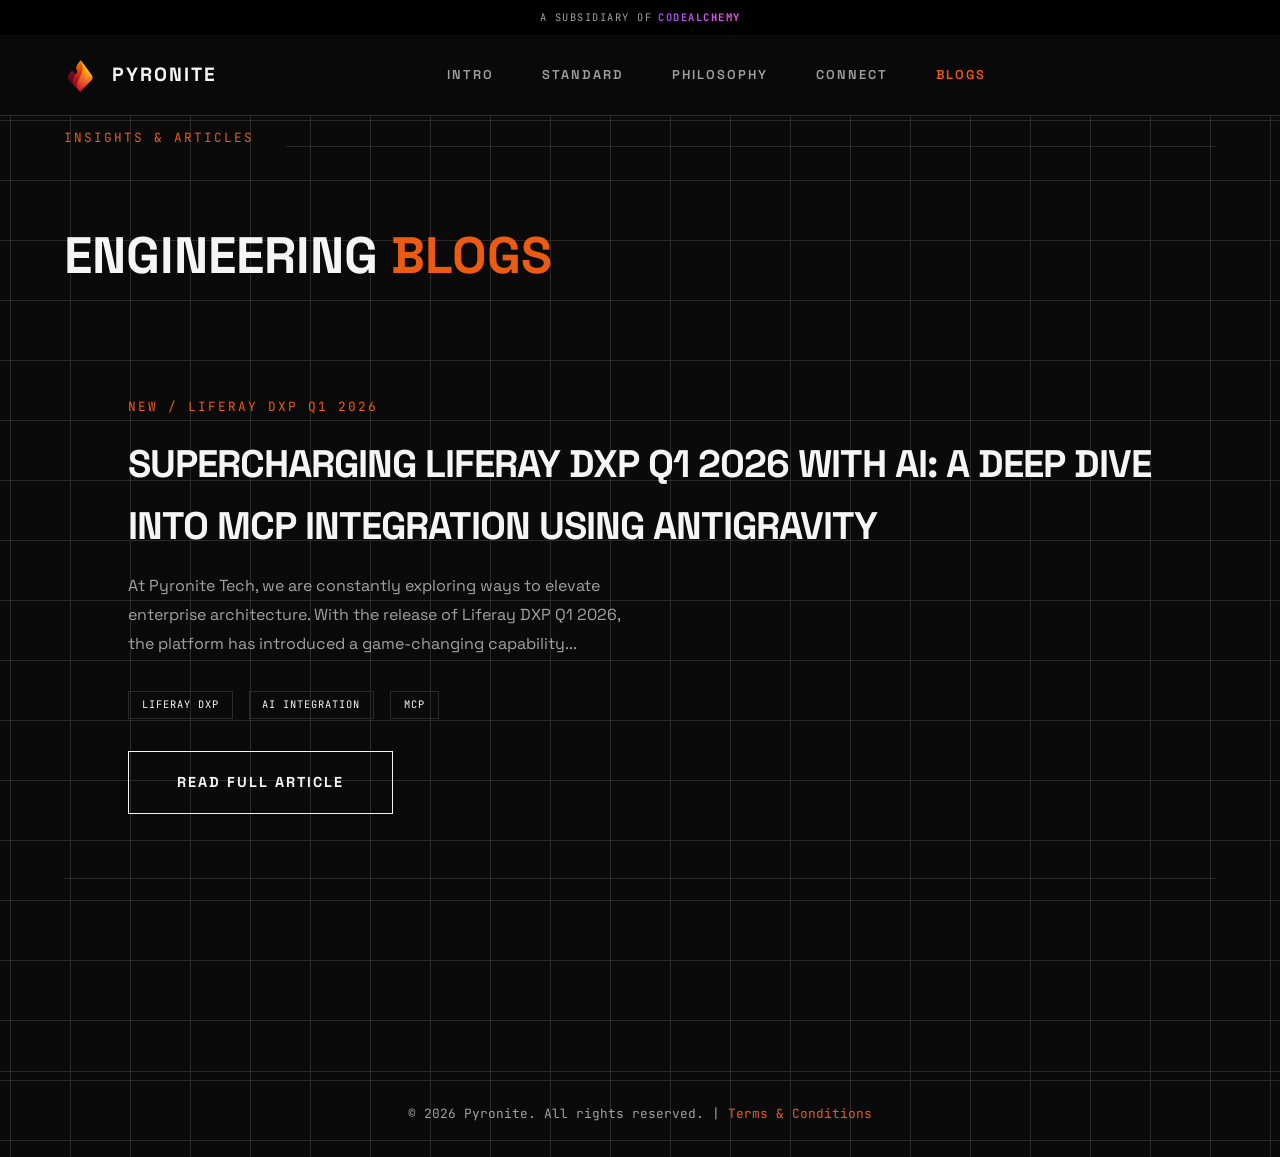
<file: blogs.html>
<!DOCTYPE html>
<html lang="en">
<head>
  <meta charset="UTF-8">
  <meta name="viewport" content="width=device-width, initial-scale=1.0">
  <title>Engineering Blogs & Insights | Pyronite Liferay Experts</title>
  <meta name="description" content="Explore Pyronite's engineering blogs on advanced Liferay DXP implementations, headless architecture, and connecting native AI protocols.">
  <meta name="keywords" content="Pyronite Blogs, Liferay DXP, Liferay Development, Liferay Integration, Liferay AI, Antigravity, MCP, Enterprise Architecture">
  <meta name="author" content="Pyronite Tech">
  <meta property="og:title" content="Engineering Blogs & Insights | Pyronite">
  <meta property="og:description" content="Explore Pyronite's engineering blogs on advanced Liferay DXP implementations, headless architecture, and connecting native AI protocols.">
  <meta property="og:type" content="website">
  <link rel="stylesheet" href="styles.css">
  <link rel="icon" type="image/png" href="assets/logo.png">
</head>
<body>
  <div class="top-strip">A Subsidiary of <a href="https://codealchemy.tech/" target="_blank">CodeAlchemy</a></div>
  <nav class="navbar">
    <div class="brand">
      <img src="assets/logo.png" alt="Pyronite Logo" class="logo">
      PYRONITE
    </div>
    <div class="nav-links">
      <a href="index.html">Intro</a>
      <a href="standard.html">Standard</a>
      <a href="philosophy.html">Philosophy</a>
      <a href="connect.html">Connect</a>
      <a href="blogs.html" class="active">Blogs</a>
    </div>
    <div class="nav-meta"></div>
  </nav>

  <section class="section" style="padding-top: 8rem;">
    <div class="container reveal">
      <div class="section-header">
        <span class="label">INSIGHTS & ARTICLES</span>
        <div class="line"></div>
      </div>
      <h1 style="font-size: clamp(2.5rem, 4vw, 3.5rem); font-weight: 700; text-transform: uppercase; margin-bottom: 3rem; line-height: 1.1">Engineering <span style="color: var(--primary);">Blogs</span></h1>
      
      <div class="projects">
        <article class="project-row" style="cursor: pointer; align-items: center; grid-template-columns: 1fr;" onclick="window.location.href='liferay-dxp-mcp-ai-integration.html'">
          <div class="project-info">
            <span class="label">NEW / Liferay DXP Q1 2026</span>
            <h3 style="margin: 1rem 0;">Supercharging Liferay DXP Q1 2026 with AI: A Deep Dive into MCP Integration using Antigravity</h3>
            <p style="color: var(--text-muted); line-height: 1.8;">At Pyronite Tech, we are constantly exploring ways to elevate enterprise architecture. With the release of Liferay DXP Q1 2026, the platform has introduced a game-changing capability...</p>
            <div class="project-tags" style="margin-top: 1.5rem;">
              <span>Liferay DXP</span>
              <span>AI Integration</span>
              <span>MCP</span>
            </div>
            <a href="liferay-dxp-mcp-ai-integration.html" class="btn btn-outline" style="margin-top: 2rem; display: inline-block;">Read Full Article</a>
          </div>
        </article>
      </div>
    </div>
  </section>

  <footer style="padding: 2rem; margin-top: 4rem; border-top: 1px solid var(--border-light); text-align: center; font-family: var(--font-mono); font-size: 0.8rem; color: var(--text-muted);">
    <p>&copy; 2026 Pyronite. All rights reserved. | <a href="terms.html" style="color: var(--primary); text-decoration: none;">Terms & Conditions</a></p>
  </footer>

  <script src="script.js"></script>
</body>
</html>
</file>
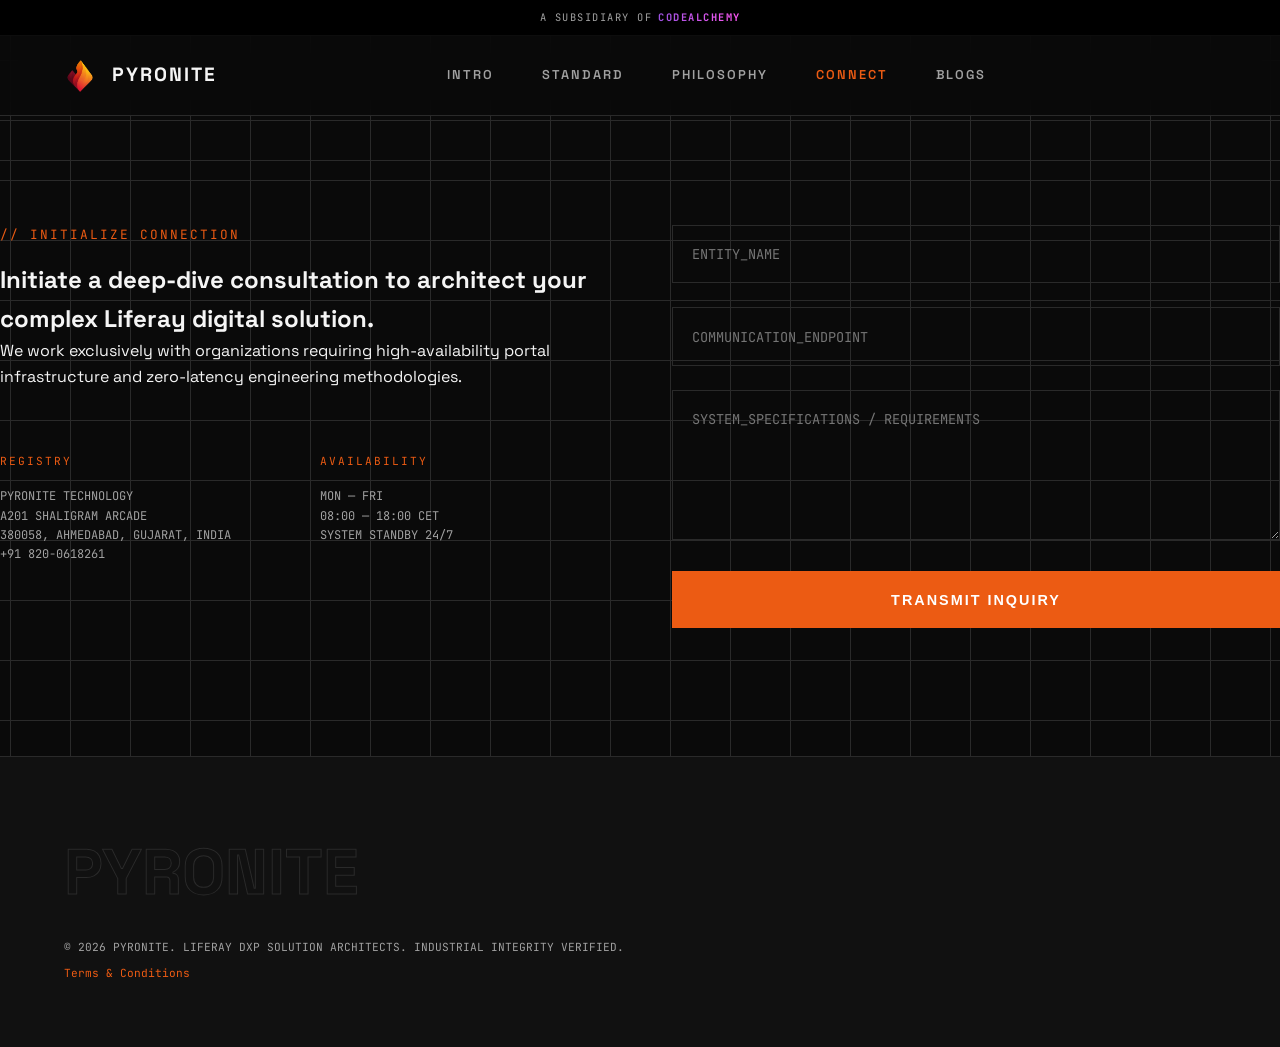
<file: connect.html>
<!DOCTYPE html>
<html lang="en">
<head>
  <meta charset="UTF-8">
  <meta name="viewport" content="width=device-width, initial-scale=1.0">
  <title>Connect | Pyronite</title>
  <meta name="description" content="Connect with Pyronite's Liferay DXP experts. We specialize in building complex enterprise portals, seamless headless integration, and high-availability digital solutions.">
  <meta name="keywords" content="Contact Pyronite, Liferay DXP Consultants, Liferay Development Service, Liferay Architects, Portal Infrastructure, Enterprise Solutions, Headless Liferay, Liferay UI/UX">
  <meta name="author" content="Pyronite">
  <meta name="robots" content="index, follow">
  
  <!-- Open Graph / Social Media -->
  <meta property="og:title" content="Connect | Pyronite">
  <meta property="og:description" content="Connect with Pyronite to architect your complex Liferay digital solution.">
  <meta property="og:type" content="website">
  <meta property="og:url" content="https://pyronite.codealchemy.tech/connect.html">
  
  <link rel="canonical" href="https://pyronite.codealchemy.tech/connect.html">
  
  <link rel="stylesheet" href="styles.css">
  <link href="https://fonts.googleapis.com/css2?family=Material+Symbols+Outlined:wght@300&display=swap" rel="stylesheet">
  <link rel="icon" type="image/png" href="assets/logo.png">
</head>
<body style="display: flex; flex-direction: column; min-height: 100vh;">
  <div class="top-strip">A Subsidiary of <a href="https://codealchemy.tech/" target="_blank">CodeAlchemy</a></div>

  <!-- Navigation -->
  <nav class="navbar">
    <div class="brand">
      <img src="assets/logo.png" alt="Pyronite Logo" class="logo">
      PYRONITE
    </div>
    <div class="nav-links">
      <a href="index.html">Intro</a>
      <a href="standard.html">Standard</a>
      <a href="philosophy.html">Philosophy</a>
      <a href="connect.html" class="active">Connect</a>
      <a href="blogs.html">Blogs</a>
    </div>
    <div class="nav-meta"></div>
  </nav>

  <main class="container section reveal" style="padding-top: 10rem; flex: 1;">
    <div class="section-header">
      <!-- <span class="label">04 / Connect</span> -->
      <div class="line"></div>
    </div>

    <div class="contact-container">
      <div>
        <span class="label">// INITIALIZE CONNECTION</span>
        <h2>Initiate a deep-dive consultation to architect your complex Liferay digital solution.</h2>
        <p>We work exclusively with organizations requiring high-availability portal infrastructure and zero-latency engineering methodologies.</p>
        
        <div style="margin-top: 4rem; display: grid; gap: 2rem; grid-template-columns: 1fr 1fr;">
          <div>
            <span class="label" style="font-size: 0.7rem;">Registry</span>
            <p style="font-family: var(--font-mono); font-size: 0.75rem; color: var(--text-muted); text-transform: uppercase;">
              PYRONITE TECHNOLOGY<br>
              A201 Shaligram Arcade<br>
              380058, Ahmedabad, Gujarat, India<br>
              +91 820-0618261
            </p>
          </div>
          <div>
            <span class="label" style="font-size: 0.7rem;">Availability</span>
            <p style="font-family: var(--font-mono); font-size: 0.75rem; color: var(--text-muted); text-transform: uppercase;">
              MON — FRI<br>
              08:00 — 18:00 CET<br>
              SYSTEM STANDBY 24/7
            </p>
          </div>
        </div>
      </div>

      <div class="contact-form">
        <form id="contactForm">
          <div class="form-group">
            <input type="text" class="form-control" placeholder="ENTITY_NAME" required>
          </div>
          <div class="form-group">
            <input type="email" class="form-control" placeholder="COMMUNICATION_ENDPOINT" required>
          </div>
          <div class="form-group">
            <textarea class="form-control" placeholder="SYSTEM_SPECIFICATIONS / REQUIREMENTS" required></textarea>
          </div>
          <button type="submit" class="btn" style="width: 100%;">Transmit Inquiry</button>
        </form>
      </div>
    </div>
  </main>

  <footer class="footer">
    <div class="container reveal">
      <div class="footer-grid" style="grid-template-columns: 1fr;">
        <div style="grid-column: span 1;">
          <h2 style="font-size: 4rem; font-weight: 700; color: var(--bg-surface); -webkit-text-stroke: 1px var(--border-light); text-transform: uppercase;">PYRONITE</h2>
          <p style="font-family: var(--font-mono); font-size: 0.7rem; color: var(--text-muted); margin-top: 1rem;">© 2026 PYRONITE. LIFERAY DXP SOLUTION ARCHITECTS. INDUSTRIAL INTEGRITY VERIFIED.</p>
          <p style="font-family: var(--font-mono); font-size: 0.7rem; color: var(--text-muted); margin-top: 0.5rem;"><a href="terms.html" style="color: var(--primary); text-decoration: none;">Terms & Conditions</a></p>
        </div>
      </div>
    </div>
  </footer>

  <script src="script.js"></script>
</body>
</html>
</file>
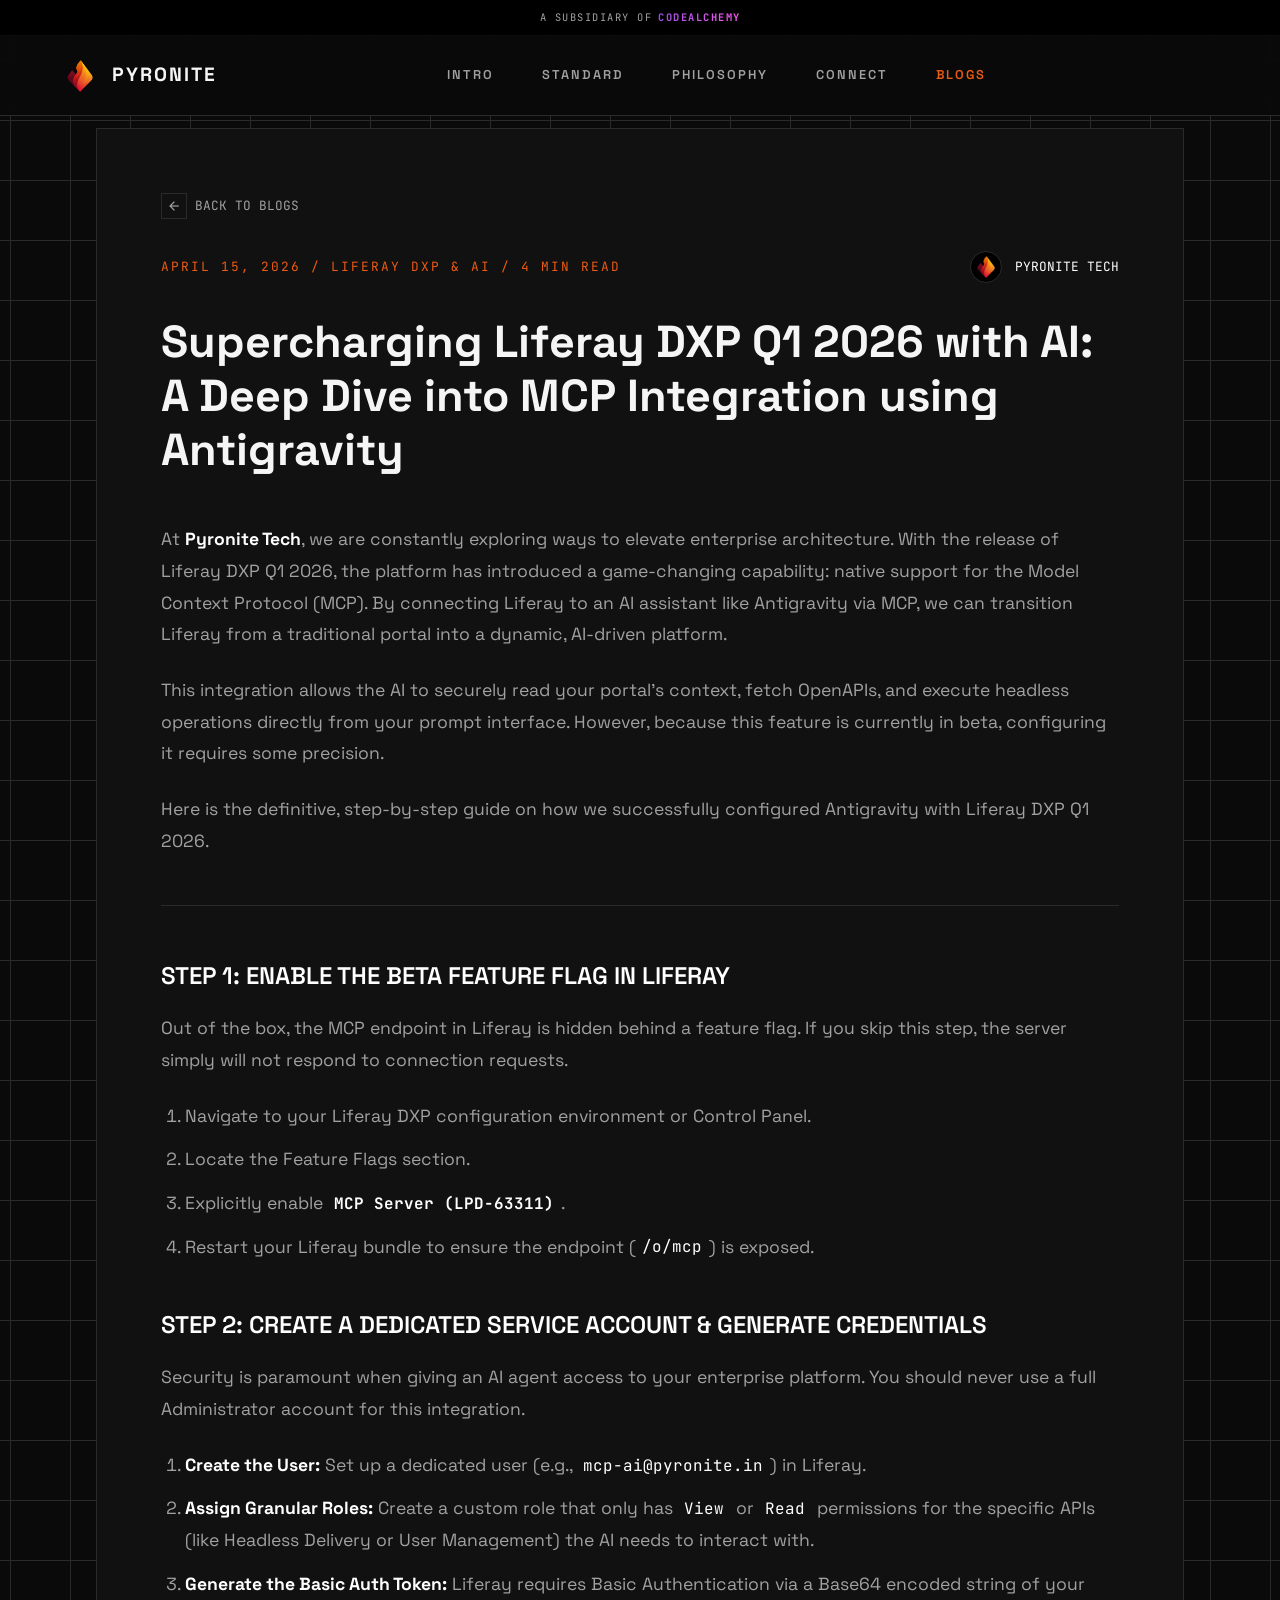
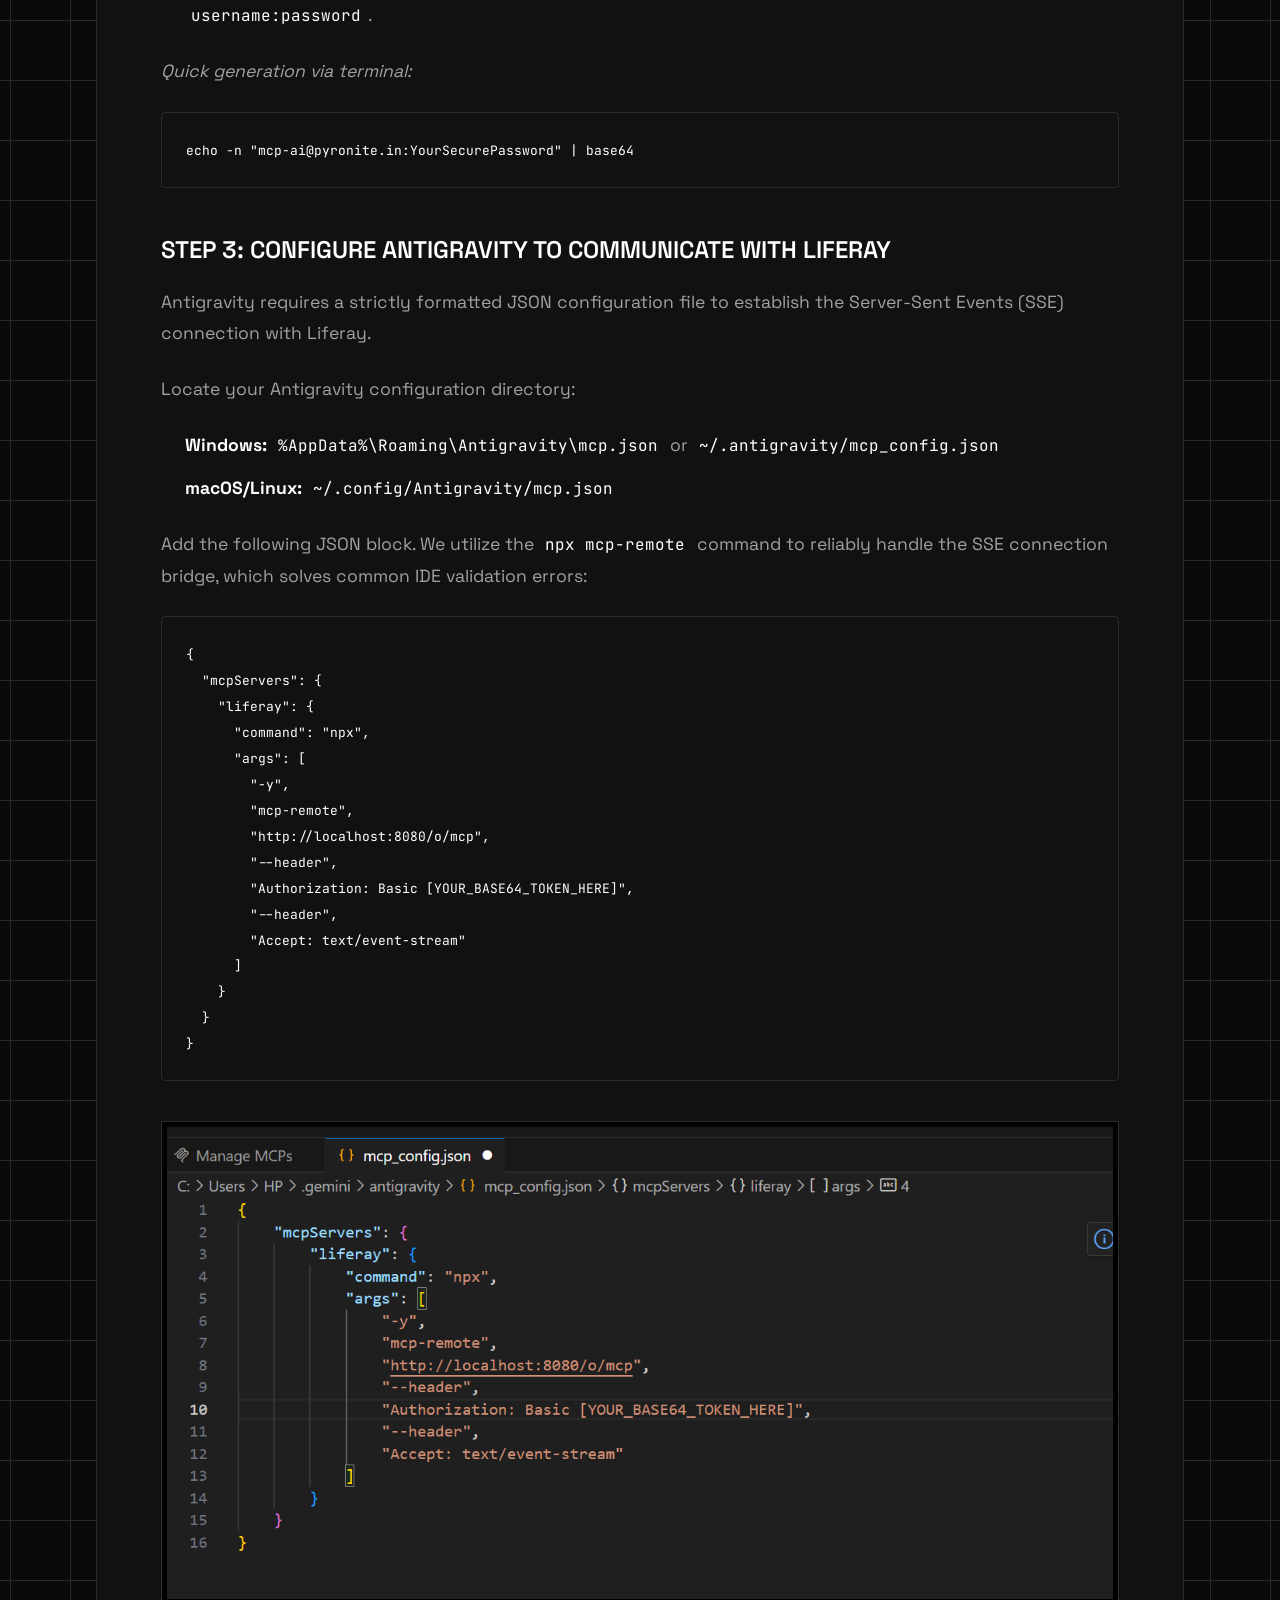
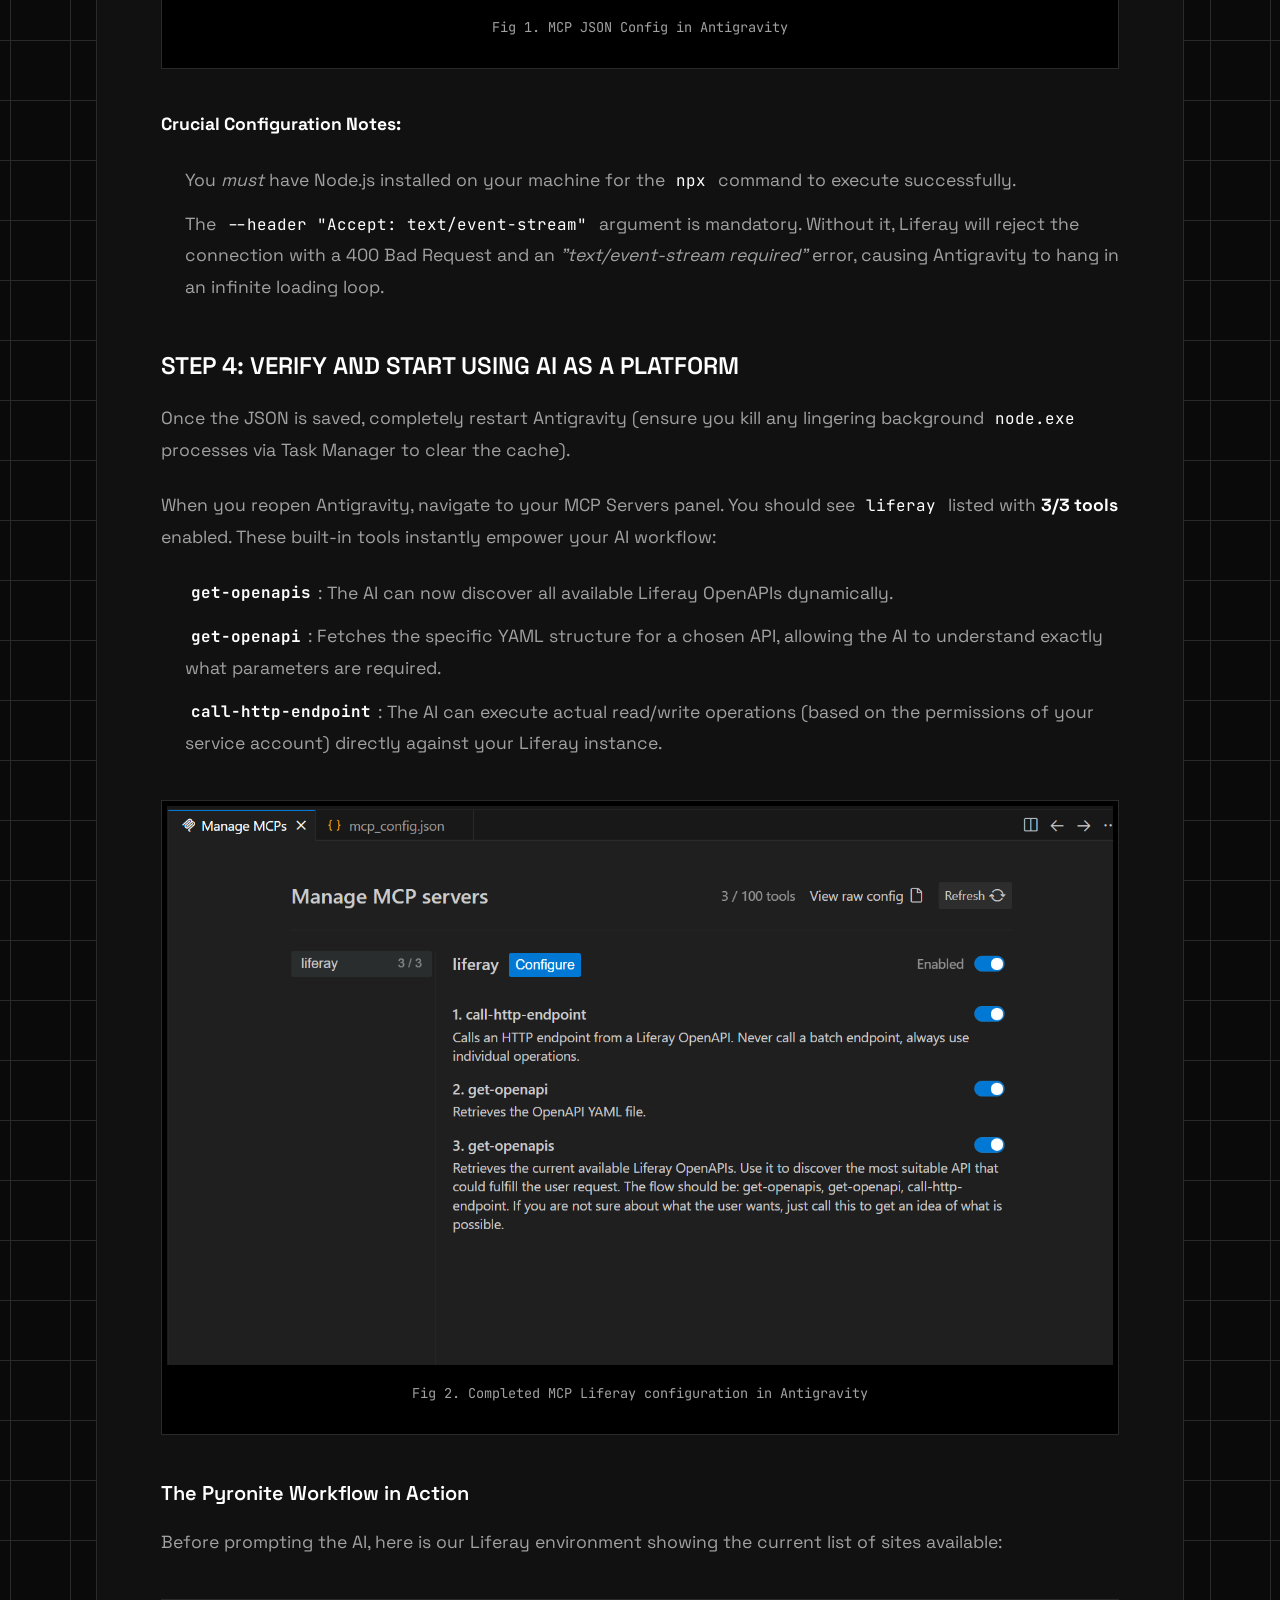
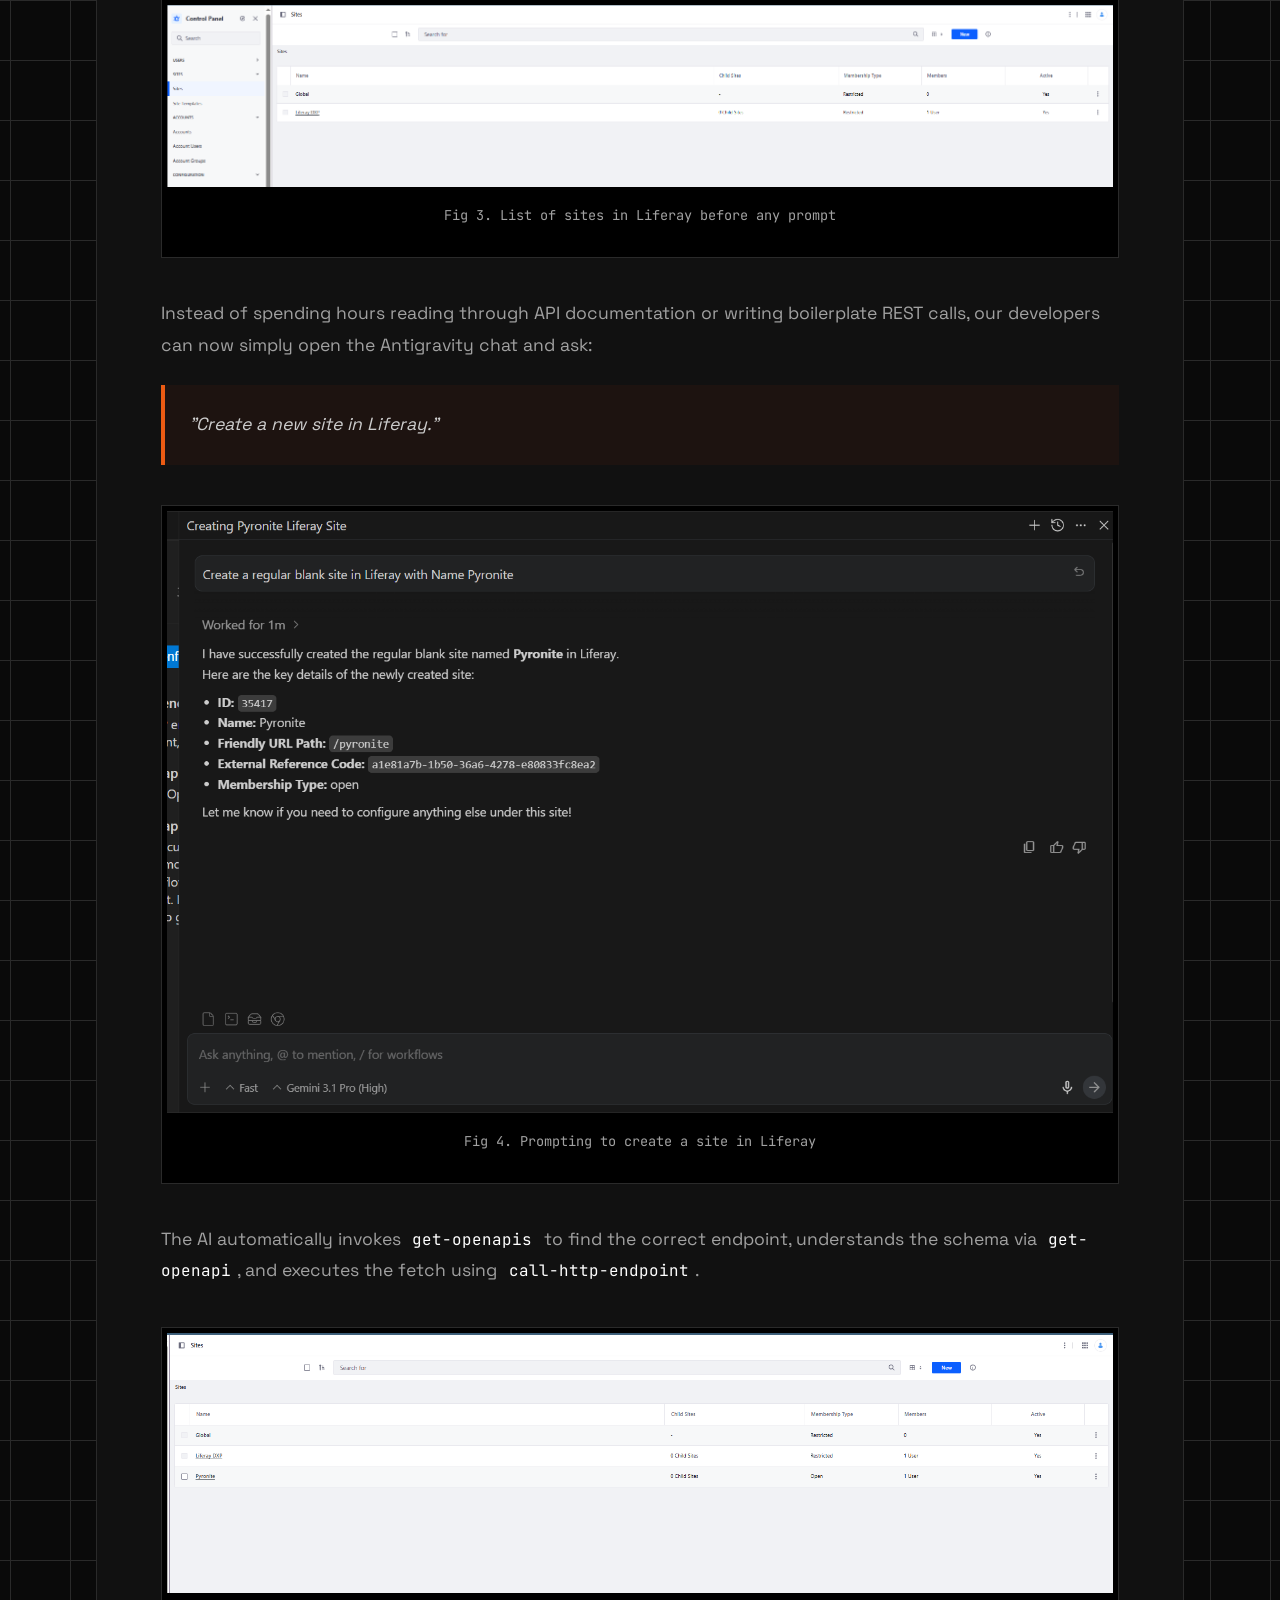
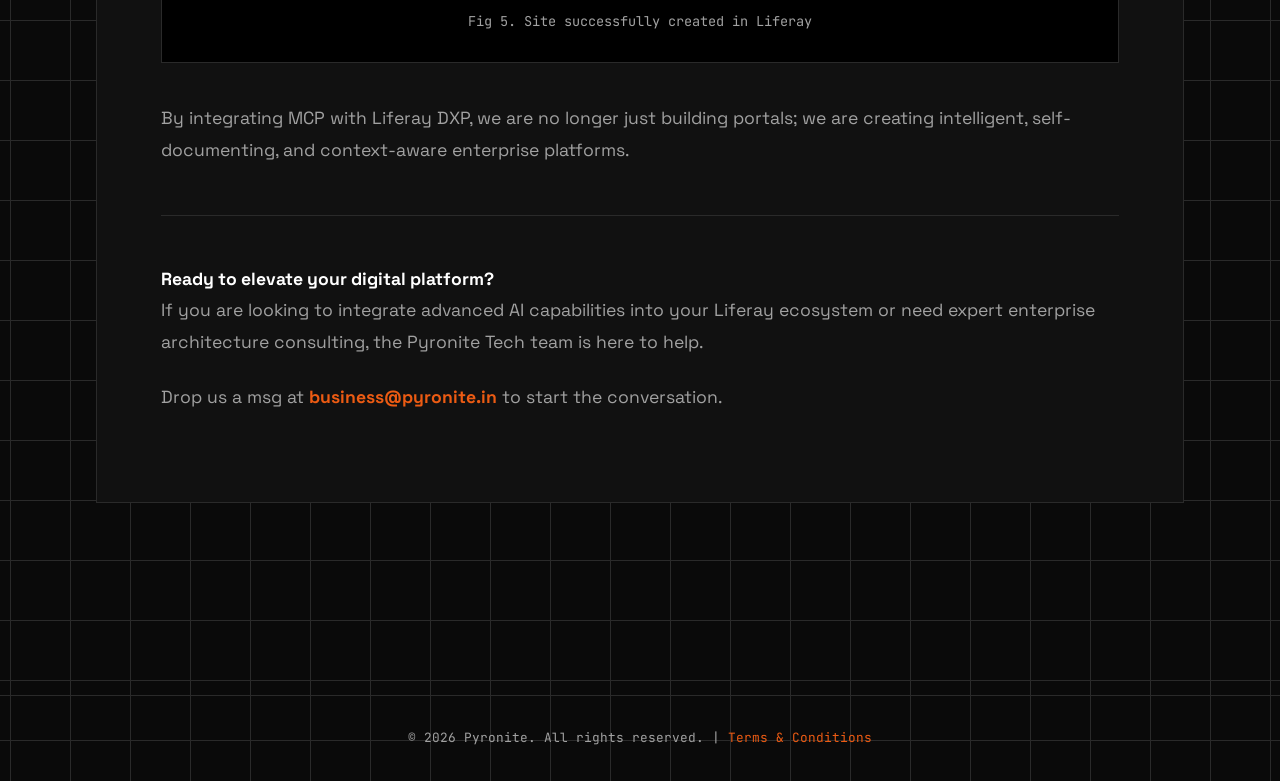
<file: liferay-dxp-mcp-ai-integration.html>
<!DOCTYPE html>
<html lang="en">
<head>
  <meta charset="UTF-8">
  <meta name="viewport" content="width=device-width, initial-scale=1.0">
  <title>Supercharging Liferay DXP Q1 2026 with AI | Pyronite Blogs</title>
  <meta name="description" content="A definitive guide on supercharging Liferay DXP Q1 2026 with AI. Discover how to configure the Model Context Protocol (MCP) securely with Antigravity.">
  <meta name="keywords" content="Liferay DXP Q1 2026, Liferay MCP, Model Context Protocol, Liferay AI Integration, Antigravity, Headless Liferay, Pyronite Tech">
  <meta name="author" content="Pyronite Tech">
  <meta property="og:title" content="Supercharging Liferay DXP Q1 2026 with AI">
  <meta property="og:description" content="A definitive guide on supercharging Liferay DXP Q1 2026 with AI. Discover how to configure the Model Context Protocol (MCP) securely with Antigravity.">
  <meta property="og:type" content="article">
  <link rel="stylesheet" href="styles.css">
  <link rel="icon" type="image/png" href="assets/logo.png">
  <style>
    .blog-container {
      max-width: 85%;
      margin: 0 auto;
      padding: 4rem 4rem;
      background: var(--bg-surface);
      border: 1px solid var(--border-light);
      position: relative;
    }
    .blog-header {
      margin-bottom: 3rem;
    }
    .blog-header h1 {
      font-size: clamp(2rem, 3.5vw, 3rem);
      font-weight: 700;
      line-height: 1.2;
      margin-top: 1rem;
      margin-bottom: 1.5rem;
    }
    .blog-content {
      font-size: 1.1rem;
      line-height: 1.8;
      color: var(--text-muted);
    }
    .blog-content h2, .blog-content h3, .blog-content h4 {
      color: #fff;
      margin-top: 2.5rem;
      margin-bottom: 1rem;
      font-family: var(--font-body);
      font-weight: 600;
    }
    .blog-content h2 { font-size: 2rem; text-transform: uppercase; }
    .blog-content h3 { font-size: 1.5rem; text-transform: uppercase; }
    .blog-content h4 { font-size: 1.25rem; }
    
    .blog-content p {
      margin-bottom: 1.5rem;
    }
    .blog-content strong {
      color: #fff;
    }
    .blog-content ul, .blog-content ol {
      margin-bottom: 1.5rem;
      padding-left: 1.5rem;
    }
    .blog-content li {
      margin-bottom: 0.75rem;
    }
    .blog-content pre {
      background-color: var(--bg-surface) !important;
      border: 1px solid var(--border-light);
      padding: 1.5rem !important;
      border-radius: 4px !important;
      overflow-x: auto;
      margin-bottom: 1.5rem;
      color: #fff;
      font-family: var(--font-mono);
      font-size: 0.9rem;
    }
    .blog-content code {
      background-color: var(--bg-surface);
      padding: 0.2rem 0.4rem;
      border-radius: 3px;
      font-family: var(--font-mono);
      font-size: 0.9em;
      color: #fff;
    }
    .blog-content pre code {
      background-color: transparent;
      padding: 0;
    }
    .blog-content a {
      color: var(--primary);
      text-decoration: none;
    }
    .blog-content a:hover {
      text-decoration: underline;
    }
    .blog-content hr {
      border: 0;
      height: 1px;
      background: var(--border-light);
      margin: 3rem 0;
    }
    .blog-content blockquote {
      border-left: 4px solid var(--primary) !important;
      padding-left: 1.5rem !important;
      font-style: italic;
      color: #ccc !important;
      margin-left: 0;
      margin-bottom: 1.5rem;
      background: rgba(255, 62, 0, 0.05);
      padding: 1.5rem;
      border-radius: 0 4px 4px 0;
    }
    @media (max-width: 768px) {
      .blog-container {
        max-width: 100%;
        padding: 2rem 1.5rem;
        border-left: none;
        border-right: none;
      }
      .blog-header h1 {
        font-size: 2rem !important;
      }
      .blog-content h2 { font-size: 1.5rem; }
      .blog-content h3 { font-size: 1.25rem; }
      .blog-content pre { padding: 1rem !important; font-size: 0.8rem; }
      .blog-content iframe, .blog-content img { max-width: 100%; height: auto; }
    }
  </style>
</head>
<body>
  <div class="top-strip">A Subsidiary of <a href="https://codealchemy.tech/" target="_blank">CodeAlchemy</a></div>
  <nav class="navbar">
    <div class="brand">
      <img src="assets/logo.png" alt="Pyronite Logo" class="logo">
      PYRONITE
    </div>
    <div class="nav-links">
      <a href="index.html">Intro</a>
      <a href="standard.html">Standard</a>
      <a href="philosophy.html">Philosophy</a>
      <a href="connect.html">Connect</a>
      <a href="blogs.html" class="active">Blogs</a>
    </div>
    <div class="nav-meta"></div>
  </nav>

  <section class="section" style="padding-top: 8rem;">
    <div class="blog-container">
      <a href="blogs.html" style="display: inline-flex; align-items: center; gap: 0.5rem; color: var(--text-muted); text-decoration: none; margin-bottom: 2rem; font-family: var(--font-mono); font-size: 0.8rem; text-transform: uppercase;">
        <span class="material-symbols-outlined" style="font-size: 1rem; border: 1px solid var(--border-light); padding: 4px; border-radius: 50%;">arrow_back</span> Back to Blogs
      </a>
      
      <div class="blog-header">
        <div style="display: flex; align-items: center; justify-content: space-between; margin-bottom: 2rem; flex-wrap: wrap; gap: 1rem;">
          <span class="label" style="margin-bottom: 0;">April 15, 2026 / Liferay DXP & AI / 4 Min Read</span>
          <div style="display: flex; align-items: center; gap: 0.8rem;">
            <img src="assets/logo.png" alt="Pyronite Author" style="width: 32px; height: 32px; border-radius: 50% !important; border: 1px solid var(--border-light); object-fit: contain; padding: 4px; background: #000;">
            <span style="font-family: var(--font-mono); font-size: 0.8rem; color: #fff;">PYRONITE TECH</span>
          </div>
        </div>
        <h1>Supercharging Liferay DXP Q1 2026 with AI: A Deep Dive into MCP Integration using Antigravity</h1>
        
      </div>
      
      <div class="blog-content">
        <p>At <strong>Pyronite Tech</strong>, we are constantly exploring ways to elevate enterprise architecture. With the release of Liferay DXP Q1 2026, the platform has introduced a game-changing capability: native support for the Model Context Protocol (MCP). By connecting Liferay to an AI assistant like Antigravity via MCP, we can transition Liferay from a traditional portal into a dynamic, AI-driven platform.</p>

        <p>This integration allows the AI to securely read your portal's context, fetch OpenAPIs, and execute headless operations directly from your prompt interface. However, because this feature is currently in beta, configuring it requires some precision.</p>



        <p>Here is the definitive, step-by-step guide on how we successfully configured Antigravity with Liferay DXP Q1 2026.</p>

        <hr>

        <h3>Step 1: Enable the Beta Feature Flag in Liferay</h3>
        <p>Out of the box, the MCP endpoint in Liferay is hidden behind a feature flag. If you skip this step, the server simply will not respond to connection requests.</p>
        <ol>
          <li>Navigate to your Liferay DXP configuration environment or Control Panel.</li>
          <li>Locate the Feature Flags section.</li>
          <li>Explicitly enable <strong><code>MCP Server (LPD-63311)</code></strong>.</li>
          <li>Restart your Liferay bundle to ensure the endpoint (<code>/o/mcp</code>) is exposed.</li>
        </ol>

        <h3>Step 2: Create a Dedicated Service Account &amp; Generate Credentials</h3>
        <p>Security is paramount when giving an AI agent access to your enterprise platform. You should never use a full Administrator account for this integration.</p>
        <ol>
          <li><strong>Create the User:</strong> Set up a dedicated user (e.g., <code>mcp-ai@pyronite.in</code>) in Liferay.</li>
          <li><strong>Assign Granular Roles:</strong> Create a custom role that only has <code>View</code> or <code>Read</code> permissions for the specific APIs (like Headless Delivery or User Management) the AI needs to interact with.</li>
          <li><strong>Generate the Basic Auth Token:</strong> Liferay requires Basic Authentication via a Base64 encoded string of your <code>username:password</code>.</li>
        </ol>
        
        <p><em>Quick generation via terminal:</em></p>
        <pre><code>echo -n "mcp-ai@pyronite.in:YourSecurePassword" | base64</code></pre>

        <h3>Step 3: Configure Antigravity to Communicate with Liferay</h3>
        <p>Antigravity requires a strictly formatted JSON configuration file to establish the Server-Sent Events (SSE) connection with Liferay.</p>
        
        <p>Locate your Antigravity configuration directory:</p>
        <ul>
          <li><strong>Windows:</strong> <code>%AppData%\Roaming\Antigravity\mcp.json</code> or <code>~/.antigravity/mcp_config.json</code></li>
          <li><strong>macOS/Linux:</strong> <code>~/.config/Antigravity/mcp.json</code></li>
        </ul>

        <p>Add the following JSON block. We utilize the <code>npx mcp-remote</code> command to reliably handle the SSE connection bridge, which solves common IDE validation errors:</p>

<pre><code>{
  "mcpServers": {
    "liferay": {
      "command": "npx",
      "args": [
        "-y",
        "mcp-remote",
        "http://localhost:8080/o/mcp",
        "--header",
        "Authorization: Basic [YOUR_BASE64_TOKEN_HERE]",
        "--header",
        "Accept: text/event-stream"
      ]
    }
  }
}</code></pre>

        <div style="margin: 2.5rem 0; border: 1px solid var(--border-light); padding: 5px; background: #000;">
          <img src="assets/blogs/blog-1/1.png" style="width: 100%; height: auto; display: block;" alt="MCP JSON Config in Antigravity">
          <p style="text-align: center; font-size: 0.85rem; margin-top: 1rem; color: var(--text-muted); font-family: var(--font-mono);">Fig 1. MCP JSON Config in Antigravity</p>
        </div>

        <p><strong>Crucial Configuration Notes:</strong></p>
        <ul>
          <li>You <em>must</em> have Node.js installed on your machine for the <code>npx</code> command to execute successfully.</li>
          <li>The <code>--header "Accept: text/event-stream"</code> argument is mandatory. Without it, Liferay will reject the connection with a 400 Bad Request and an <em>"text/event-stream required"</em> error, causing Antigravity to hang in an infinite loading loop.</li>
        </ul>

        <h3>Step 4: Verify and Start Using AI as a Platform</h3>
        <p>Once the JSON is saved, completely restart Antigravity (ensure you kill any lingering background <code>node.exe</code> processes via Task Manager to clear the cache).</p>

        <p>When you reopen Antigravity, navigate to your MCP Servers panel. You should see <code>liferay</code> listed with <strong>3/3 tools</strong> enabled. These built-in tools instantly empower your AI workflow:</p>
        <ul>
          <li><strong><code>get-openapis</code></strong>: The AI can now discover all available Liferay OpenAPIs dynamically.</li>
          <li><strong><code>get-openapi</code></strong>: Fetches the specific YAML structure for a chosen API, allowing the AI to understand exactly what parameters are required.</li>
          <li><strong><code>call-http-endpoint</code></strong>: The AI can execute actual read/write operations (based on the permissions of your service account) directly against your Liferay instance.</li>
        </ul>

        <div style="margin: 2.5rem 0; border: 1px solid var(--border-light); padding: 5px; background: #000;">
          <img src="assets/blogs/blog-1/2.png" style="width: 100%; height: auto; display: block;" alt="Completed MCP Liferay Configuration">
          <p style="text-align: center; font-size: 0.85rem; margin-top: 1rem; color: var(--text-muted); font-family: var(--font-mono);">Fig 2. Completed MCP Liferay configuration in Antigravity</p>
        </div>

        <h4>The Pyronite Workflow in Action</h4>
        <p>Before prompting the AI, here is our Liferay environment showing the current list of sites available:</p>
        
        <div style="margin: 2.5rem 0; border: 1px solid var(--border-light); padding: 5px; background: #000;">
          <img src="assets/blogs/blog-1/3.png" style="width: 100%; height: auto; display: block;" alt="List of sites in Liferay before prompt">
          <p style="text-align: center; font-size: 0.85rem; margin-top: 1rem; color: var(--text-muted); font-family: var(--font-mono);">Fig 3. List of sites in Liferay before any prompt</p>
        </div>

        <p>Instead of spending hours reading through API documentation or writing boilerplate REST calls, our developers can now simply open the Antigravity chat and ask:</p>
        <blockquote>
          "Create a new site in Liferay."
        </blockquote>

        <div style="margin: 2.5rem 0; border: 1px solid var(--border-light); padding: 5px; background: #000;">
          <img src="assets/blogs/blog-1/4.png" style="width: 100%; height: auto; display: block;" alt="Prompting to create a site in Liferay">
          <p style="text-align: center; font-size: 0.85rem; margin-top: 1rem; color: var(--text-muted); font-family: var(--font-mono);">Fig 4. Prompting to create a site in Liferay</p>
        </div>

        <p>The AI automatically invokes <code>get-openapis</code> to find the correct endpoint, understands the schema via <code>get-openapi</code>, and executes the fetch using <code>call-http-endpoint</code>.</p>
        
        <div style="margin: 2.5rem 0; border: 1px solid var(--border-light); padding: 5px; background: #000;">
          <img src="assets/blogs/blog-1/5.png" style="width: 100%; height: auto; display: block;" alt="Site is created">
          <p style="text-align: center; font-size: 0.85rem; margin-top: 1rem; color: var(--text-muted); font-family: var(--font-mono);">Fig 5. Site successfully created in Liferay</p>
        </div>

        <p>By integrating MCP with Liferay DXP, we are no longer just building portals; we are creating intelligent, self-documenting, and context-aware enterprise platforms.</p>

        <hr>
        
        <p><strong>Ready to elevate your digital platform?</strong><br>
        If you are looking to integrate advanced AI capabilities into your Liferay ecosystem or need expert enterprise architecture consulting, the Pyronite Tech team is here to help.</p>
        
        <p>Drop us a msg at <a href="mailto:business@pyronite.in" style="font-weight: bold; color: var(--primary);">business@pyronite.in</a> to start the conversation.</p>
      </div>
    </div>
  </section>

  <footer style="padding: 2rem; margin-top: 4rem; border-top: 1px solid var(--border-light); text-align: center; font-family: var(--font-mono); font-size: 0.8rem; color: var(--text-muted);">
    <p>&copy; 2026 Pyronite. All rights reserved. | <a href="terms.html" style="color: var(--primary); text-decoration: none;">Terms & Conditions</a></p>
  </footer>

  <script src="script.js"></script>
</body>
</html>
</file>
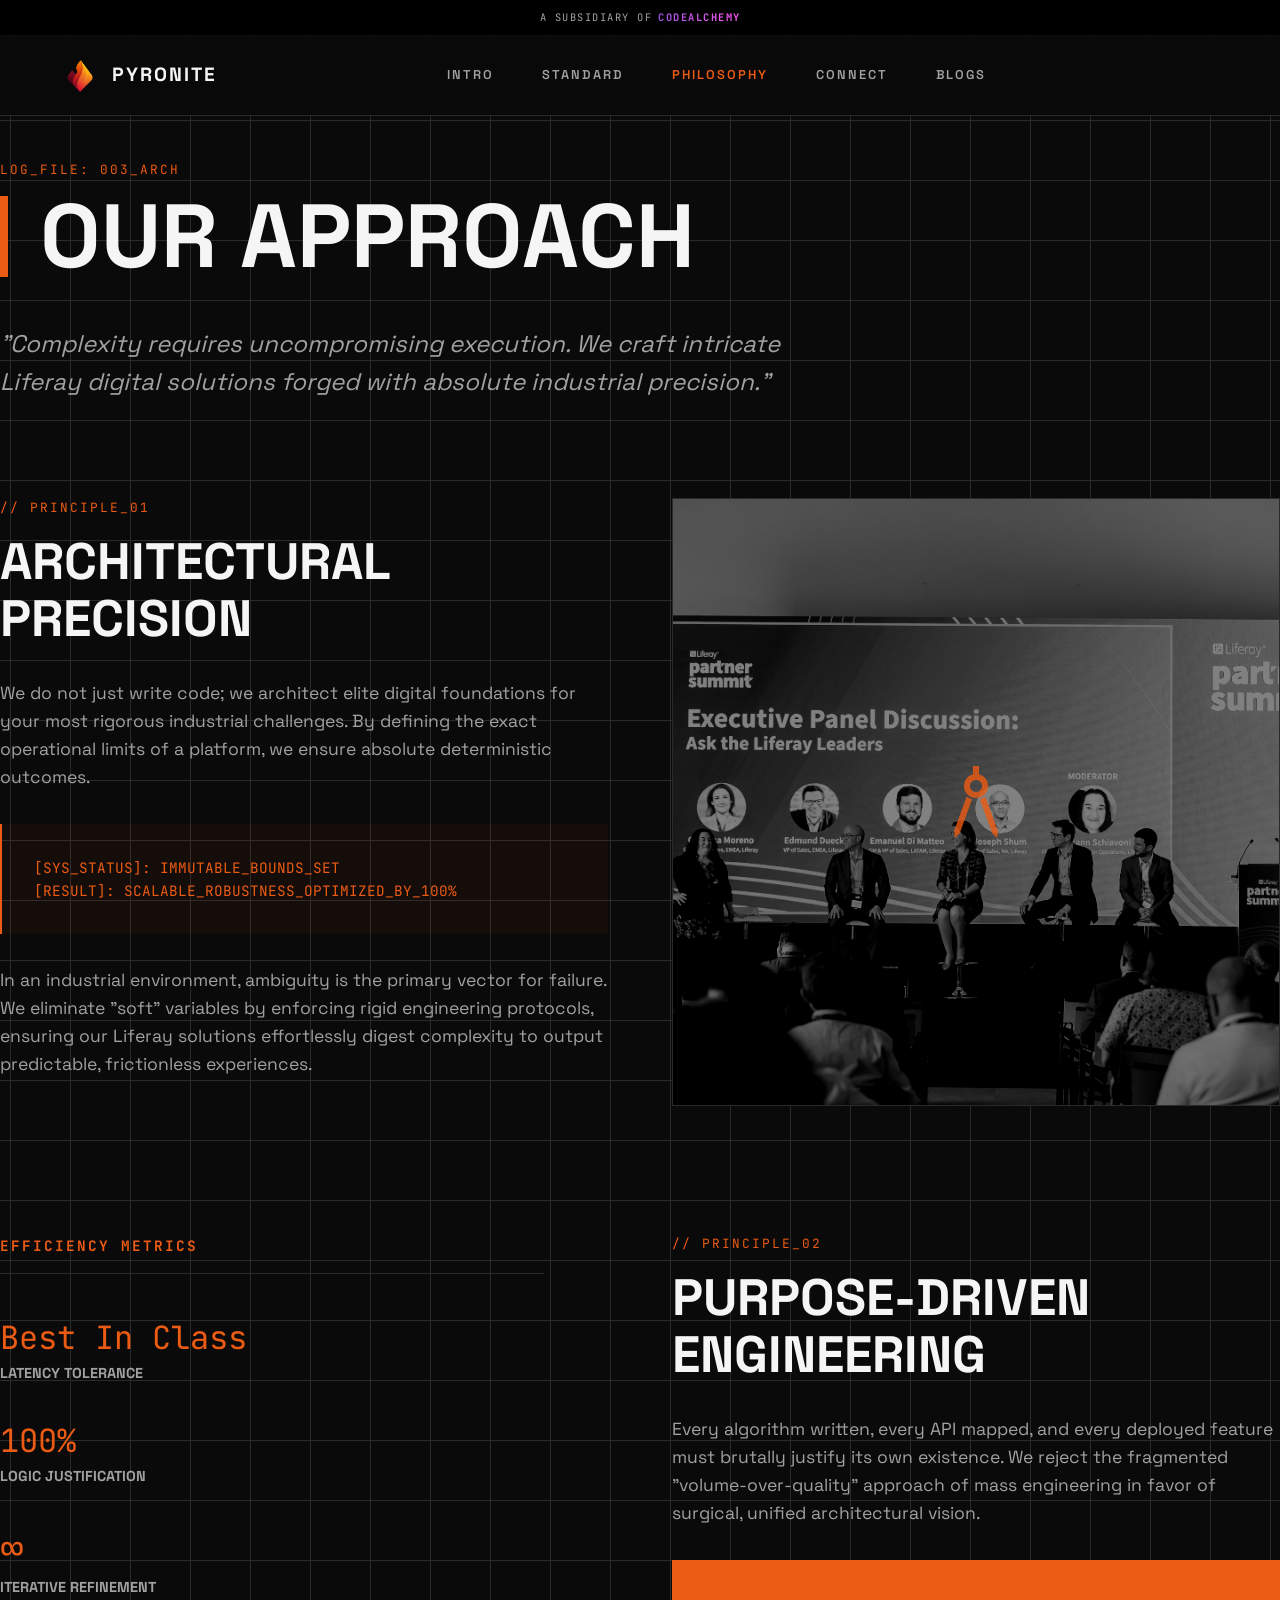
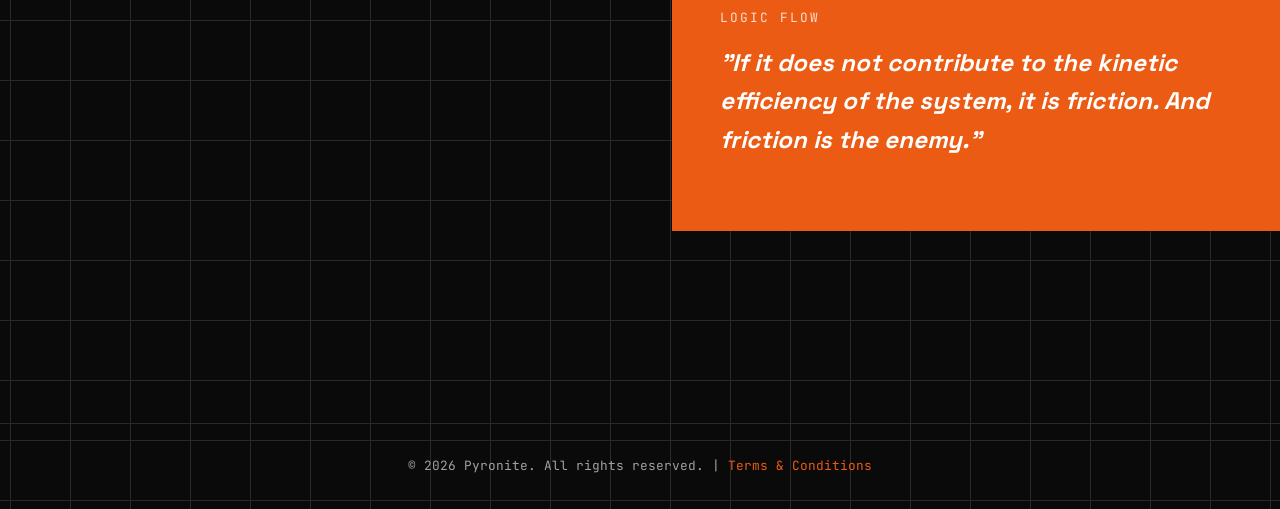
<file: philosophy.html>
<!DOCTYPE html>
<html lang="en">
<head>
  <meta charset="UTF-8">
  <meta name="viewport" content="width=device-width, initial-scale=1.0">
  <title>Philosophy | Pyronite</title>
  <meta name="description" content="Explore Pyronite's philosophy on native Liferay DXP architectural precision. We build purpose-driven enterprise portals and low-latency headless implementations.">
  <meta name="keywords" content="Pyronite Philosophy, Liferay Architecture, Headless Liferay, Liferay DXP Solutions, Purpose-Driven Engineering, Enterprise Architecture, Scalable Portals">
  <meta name="author" content="Pyronite">
  <meta name="robots" content="index, follow">

  <!-- Open Graph / Social Media -->
  <meta property="og:title" content="Philosophy | Pyronite">
  <meta property="og:description" content="Explore Pyronite's philosophy on architectural precision and purpose-driven engineering.">
  <meta property="og:type" content="website">
  <meta property="og:url" content="https://pyronite.codealchemy.tech/philosophy.html">

  <link rel="canonical" href="https://pyronite.codealchemy.tech/philosophy.html">

  <link rel="stylesheet" href="styles.css">
  <link href="https://fonts.googleapis.com/css2?family=Material+Symbols+Outlined:wght@300&display=swap" rel="stylesheet">
  <link rel="icon" type="image/png" href="assets/logo.png">
</head>
<body>
  <div class="top-strip">A Subsidiary of <a href="https://codealchemy.tech/" target="_blank">CodeAlchemy</a></div>

  <!-- Navigation -->
  <nav class="navbar">
    <div class="brand">
      <img src="assets/logo.png" alt="Pyronite Logo" class="logo">
      PYRONITE
    </div>
    <div class="nav-links">
      <a href="index.html">Intro</a>
      <a href="standard.html">Standard</a>
      <a href="philosophy.html" class="active">Philosophy</a>
      <a href="connect.html">Connect</a>
      <a href="blogs.html">Blogs</a>
    </div>
    <div class="nav-meta"></div>
  </nav>

  <main class="container section reveal" style="padding-top: 10rem;">
    <!-- Hero Header -->
    <div style="margin-bottom: 6rem;">
      <span class="label" style="display: block; margin-bottom: 1rem;">LOG_FILE: 003_ARCH</span>
      <h1 style="font-size: clamp(3rem, 7vw, 6rem); font-weight: 700; line-height: 0.9; text-transform: uppercase; border-left: 8px solid var(--primary); padding-left: 2rem; margin-bottom: 3rem;">
        <!-- <span style="display:block; opacity: 0.5; font-size: 3rem; margin-bottom: 1rem;">03 /</span> -->
        OUR APPROACH
      </h1>
      <p style="font-size: 1.5rem; color: var(--text-muted); font-style: italic; max-width: 800px;">
        "Complexity requires uncompromising execution. We craft intricate Liferay digital solutions forged with absolute industrial precision."
      </p>
    </div>

    <!-- Principle 01 -->
    <div class="philosophy-grid reveal" style="margin-bottom: 8rem;">
      <div class="philosophy-text">
        <span class="label">// PRINCIPLE_01</span>
        <h2>Architectural Precision</h2>
        <p>We do not just write code; we architect elite digital foundations for your most rigorous industrial challenges. By defining the exact operational limits of a platform, we ensure absolute deterministic outcomes.</p>
        
        <div class="philosophy-quote" style="background: rgba(236, 91, 19, 0.05);">
          [SYS_STATUS]: IMMUTABLE_BOUNDS_SET<br>
          [RESULT]: SCALABLE_ROBUSTNESS_OPTIMIZED_BY_100%
        </div>

        <p>In an industrial environment, ambiguity is the primary vector for failure. We eliminate "soft" variables by enforcing rigid engineering protocols, ensuring our Liferay solutions effortlessly digest complexity to output predictable, frictionless experiences.</p>
      </div>

      <div class="philosophy-image">
        <img src="assets/liferay-summit-board.jpg" alt="Liferay Architecture Planning">
        <span class="material-symbols-outlined" style="position: relative; z-index: 2; font-size: 6rem; color: var(--primary); opacity: 0.8;">architecture</span>
      </div>
    </div>

    <!-- Principle 02 -->
    <div class="philosophy-grid reveal">
      <div class="philosophy-text" style="order: 2;">
        <span class="label">// PRINCIPLE_02</span>
        <h2>Purpose-Driven Engineering</h2>
        <p>Every algorithm written, every API mapped, and every deployed feature must brutally justify its own existence. We reject the fragmented "volume-over-quality" approach of mass engineering in favor of surgical, unified architectural vision.</p>
        
        <div style="background: var(--primary); padding: 3rem; color: #fff; margin-top: 2rem;">
          <span style="font-family: var(--font-mono); font-size: 0.8rem; text-transform: uppercase; letter-spacing: 2px; display: block; margin-bottom: 1rem; opacity: 0.8;">Logic Flow</span>
          <p style="font-size: 1.5rem; font-weight: 700; font-style: italic; color: #fff;">"If it does not contribute to the kinetic efficiency of the system, it is friction. And friction is the enemy."</p>
        </div>
      </div>

      <div style="order: 1; padding-right: 4rem;">
        <h3 style="font-family: var(--font-mono); text-transform: uppercase; color: var(--primary); margin-bottom: 3rem; font-size: 0.9rem; letter-spacing: 2px; border-bottom: 1px solid var(--border-light); padding-bottom: 1rem;">Efficiency Metrics</h3>
        
        <div style="margin-bottom: 2.5rem;">
          <div style="font-family: var(--font-mono); font-size: 2rem; color: var(--primary); line-height: 1;">Best In Class</div>
          <div style="text-transform: uppercase; font-weight: 700; font-size: 0.9rem; margin-top: 0.5rem; color: var(--text-muted);">Latency Tolerance</div>
        </div>
        
        <div style="margin-bottom: 2.5rem;">
          <div style="font-family: var(--font-mono); font-size: 2rem; color: var(--primary); line-height: 1;">100%</div>
          <div style="text-transform: uppercase; font-weight: 700; font-size: 0.9rem; margin-top: 0.5rem; color: var(--text-muted);">Logic Justification</div>
        </div>

        <div>
          <div style="font-family: var(--font-mono); font-size: 2.5rem; color: var(--primary); line-height: 1;">∞</div>
          <div style="text-transform: uppercase; font-weight: 700; font-size: 0.9rem; margin-top: 0.5rem; color: var(--text-muted);">Iterative Refinement</div>
        </div>
      </div>
    </div>
  </main>

  <!-- Footer -->
  <footer style="padding: 2rem; margin-top: 4rem; border-top: 1px solid var(--border-light); text-align: center; font-family: var(--font-mono); font-size: 0.8rem; color: var(--text-muted);">
    <p>&copy; 2026 Pyronite. All rights reserved. | <a href="terms.html" style="color: var(--primary); text-decoration: none;">Terms & Conditions</a></p>
  </footer>

  <script src="script.js"></script>
</body>
</html>
</file>
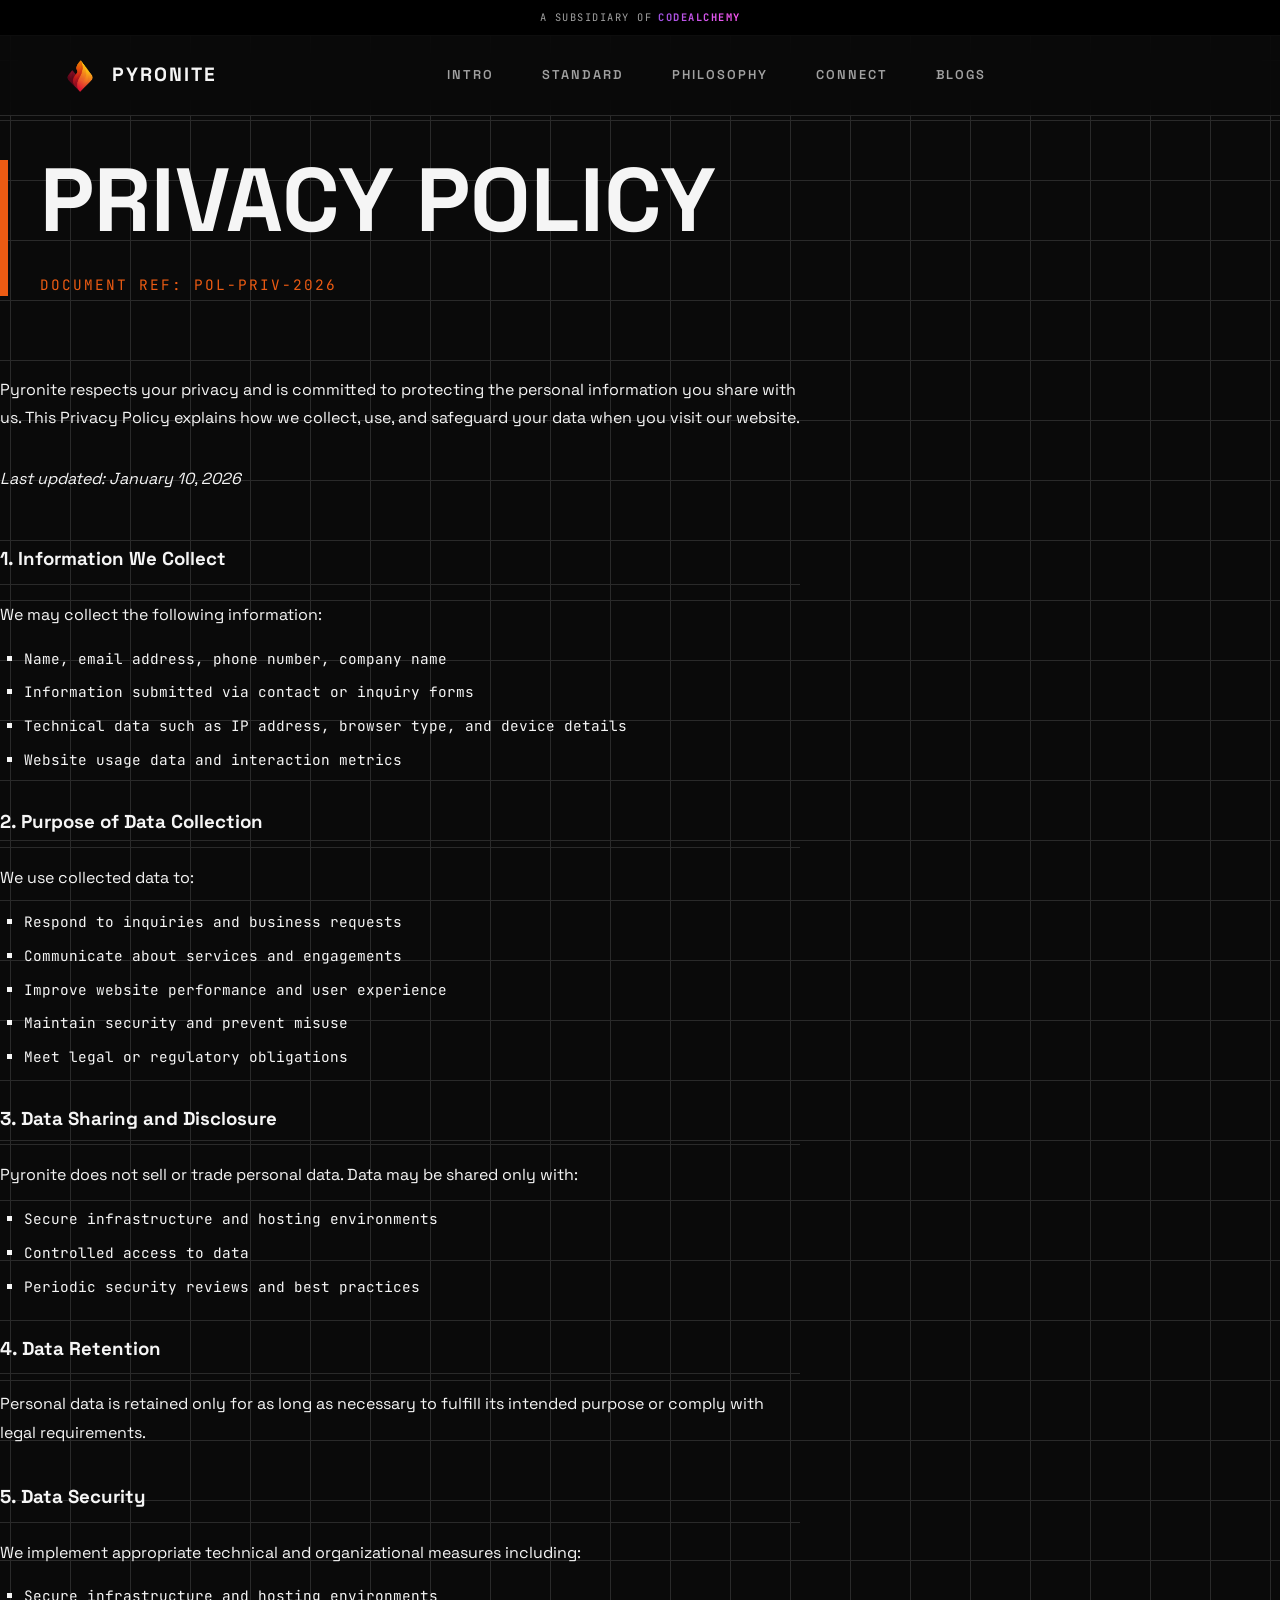
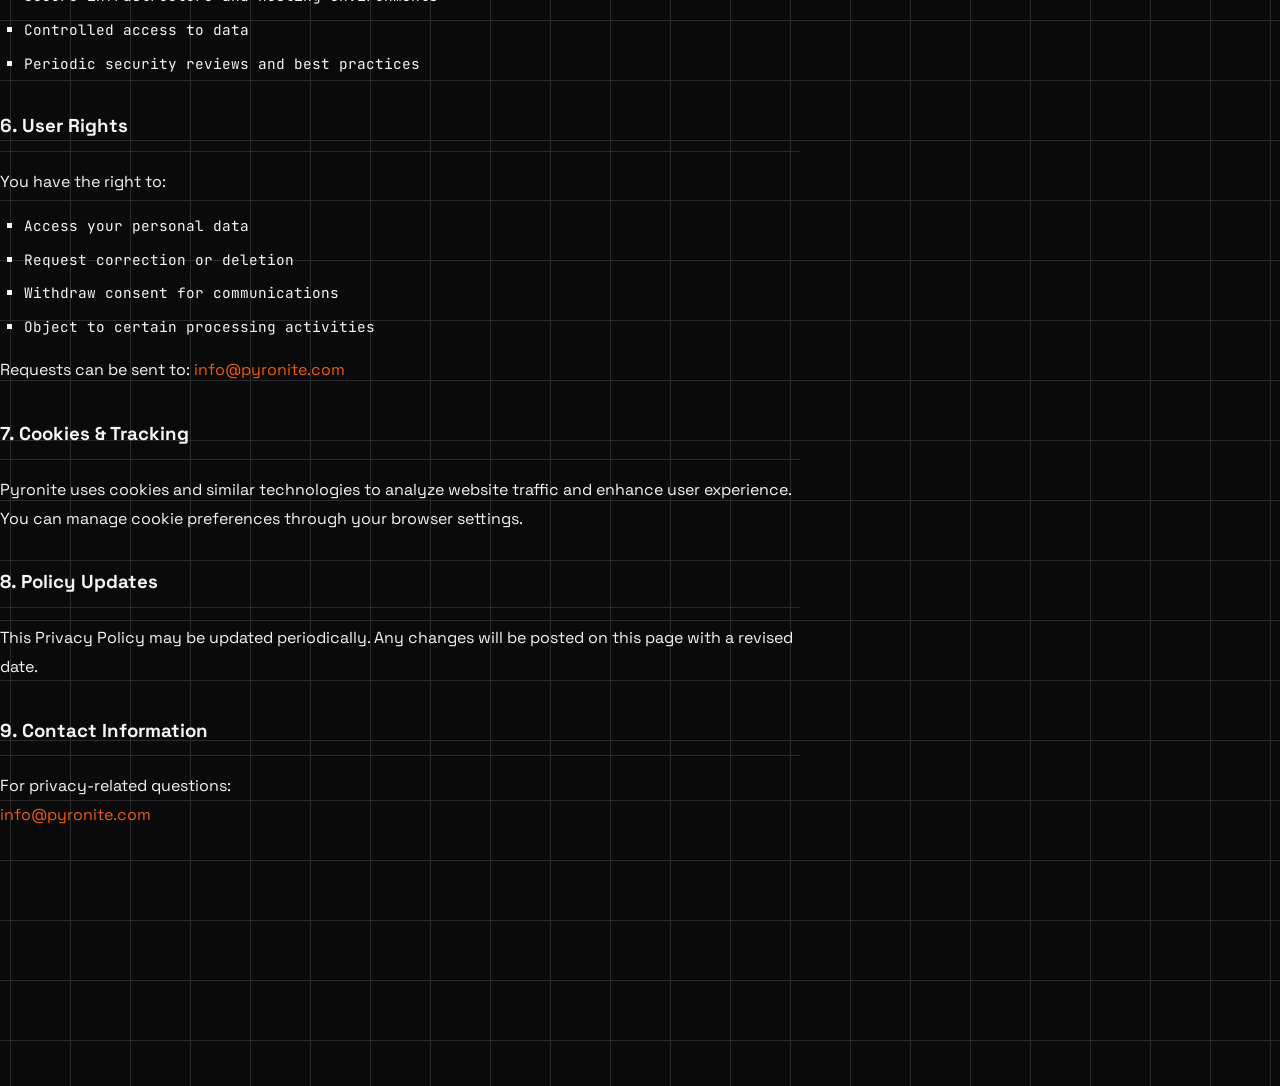
<file: privacy.html>
<!DOCTYPE html>
<html lang="en">
<head>
  <meta charset="UTF-8">
  <meta name="viewport" content="width=device-width, initial-scale=1.0">
  <title>Privacy Policy | Pyronite</title>
  <meta name="description" content="Read Pyronite's Privacy Policy. Understand how we ethically collect, use, and safeguard data generated across our Liferay DXP implementations and solutions.">
  <meta name="keywords" content="Pyronite Privacy Policy, Data Protection, Liferay Security, Data Governance, Legal">
  <meta name="author" content="Pyronite">
  <meta name="robots" content="index, follow">

  <!-- Open Graph / Social Media -->
  <meta property="og:title" content="Privacy Policy | Pyronite">
  <meta property="og:description" content="Read Pyronite's Privacy Policy to understand how we collect, use, and safeguard your data.">
  <meta property="og:type" content="website">
  <meta property="og:url" content="https://pyronite.codealchemy.tech/privacy.html">

  <link rel="canonical" href="https://pyronite.codealchemy.tech/privacy.html">

  <link rel="stylesheet" href="styles.css">
  <link href="https://fonts.googleapis.com/css2?family=Material+Symbols+Outlined:wght@300&display=swap" rel="stylesheet">
  <link rel="icon" type="image/png" href="assets/logo.png">
</head>
<body>
  <div class="top-strip">A Subsidiary of <a href="https://codealchemy.tech/" target="_blank">CodeAlchemy</a></div>
  <!-- Navigation -->
  <nav class="navbar">
    <div class="brand">
      <img src="assets/logo.png" alt="Pyronite Logo" class="logo">
      PYRONITE
    </div>
    <div class="nav-links">
      <a href="index.html">Intro</a>
      <a href="standard.html">Standard</a>
      <a href="philosophy.html">Philosophy</a>
      <a href="connect.html">Connect</a>
      <a href="blogs.html">Blogs</a>
    </div>
    <div class="nav-meta"></div>
  </nav>

  <!-- Content Section -->
  <section class="section container reveal" style="padding-top: 10rem; margin-bottom: 6rem;">
    <div style="border-left: 8px solid var(--primary); padding-left: 2rem; margin-bottom: 5rem;">
      <h1 style="font-size: clamp(3rem, 7vw, 6rem); font-weight: 700; line-height: 0.9; text-transform: uppercase;">
        PRIVACY POLICY
      </h1>
      <p style="color: var(--primary); font-family: var(--font-mono); font-size: 0.9rem; margin-top: 2rem; letter-spacing: 2px;">DOCUMENT REF: POL-PRIV-2026</p>
    </div>

    <div class="content-body" style="color: var(--text-secondary); max-width: 800px; line-height: 1.8;">
      <p style="margin-bottom: 2rem;">Pyronite respects your privacy and is committed to protecting the personal information you share with us. This Privacy Policy explains how we collect, use, and safeguard your data when you visit our website.</p>
      <p style="margin-bottom: 3rem;"><em>Last updated: January 10, 2026</em></p>

      <h3 style="color: var(--text-primary); margin-bottom: 1rem; border-bottom: 1px solid var(--border-light); padding-bottom: 0.5rem;">1. Information We Collect</h3>
      <p style="margin-bottom: 1rem;">We may collect the following information:</p>
      <ul style="margin-bottom: 2rem; padding-left: 1.5rem; list-style-type: square; font-family: var(--font-mono); font-size: 0.9rem;">
        <li style="margin-bottom: 0.5rem;">Name, email address, phone number, company name</li>
        <li style="margin-bottom: 0.5rem;">Information submitted via contact or inquiry forms</li>
        <li style="margin-bottom: 0.5rem;">Technical data such as IP address, browser type, and device details</li>
        <li style="margin-bottom: 0.5rem;">Website usage data and interaction metrics</li>
      </ul>

      <h3 style="color: var(--text-primary); margin-bottom: 1rem; border-bottom: 1px solid var(--border-light); padding-bottom: 0.5rem;">2. Purpose of Data Collection</h3>
      <p style="margin-bottom: 1rem;">We use collected data to:</p>
      <ul style="margin-bottom: 2rem; padding-left: 1.5rem; list-style-type: square; font-family: var(--font-mono); font-size: 0.9rem;">
        <li style="margin-bottom: 0.5rem;">Respond to inquiries and business requests</li>
        <li style="margin-bottom: 0.5rem;">Communicate about services and engagements</li>
        <li style="margin-bottom: 0.5rem;">Improve website performance and user experience</li>
        <li style="margin-bottom: 0.5rem;">Maintain security and prevent misuse</li>
        <li style="margin-bottom: 0.5rem;">Meet legal or regulatory obligations</li>
      </ul>

      <h3 style="color: var(--text-primary); margin-bottom: 1rem; border-bottom: 1px solid var(--border-light); padding-bottom: 0.5rem;">3. Data Sharing and Disclosure</h3>
      <p style="margin-bottom: 1rem;">Pyronite does not sell or trade personal data. Data may be shared only with:</p>
      <ul style="margin-bottom: 2rem; padding-left: 1.5rem; list-style-type: square; font-family: var(--font-mono); font-size: 0.9rem;">
        <li style="margin-bottom: 0.5rem;">Secure infrastructure and hosting environments</li>
        <li style="margin-bottom: 0.5rem;">Controlled access to data</li>
        <li style="margin-bottom: 0.5rem;">Periodic security reviews and best practices</li>
      </ul>

      <h3 style="color: var(--text-primary); margin-bottom: 1rem; border-bottom: 1px solid var(--border-light); padding-bottom: 0.5rem;">4. Data Retention</h3>
      <p style="margin-bottom: 2rem;">Personal data is retained only for as long as necessary to fulfill its intended purpose or comply with legal requirements.</p>

      <h3 style="color: var(--text-primary); margin-bottom: 1rem; border-bottom: 1px solid var(--border-light); padding-bottom: 0.5rem;">5. Data Security</h3>
      <p style="margin-bottom: 1rem;">We implement appropriate technical and organizational measures including:</p>
      <ul style="margin-bottom: 2rem; padding-left: 1.5rem; list-style-type: square; font-family: var(--font-mono); font-size: 0.9rem;">
        <li style="margin-bottom: 0.5rem;">Secure infrastructure and hosting environments</li>
        <li style="margin-bottom: 0.5rem;">Controlled access to data</li>
        <li style="margin-bottom: 0.5rem;">Periodic security reviews and best practices</li>
      </ul>

      <h3 style="color: var(--text-primary); margin-bottom: 1rem; border-bottom: 1px solid var(--border-light); padding-bottom: 0.5rem;">6. User Rights</h3>
      <p style="margin-bottom: 1rem;">You have the right to:</p>
      <ul style="margin-bottom: 1rem; padding-left: 1.5rem; list-style-type: square; font-family: var(--font-mono); font-size: 0.9rem;">
        <li style="margin-bottom: 0.5rem;">Access your personal data</li>
        <li style="margin-bottom: 0.5rem;">Request correction or deletion</li>
        <li style="margin-bottom: 0.5rem;">Withdraw consent for communications</li>
        <li style="margin-bottom: 0.5rem;">Object to certain processing activities</li>
      </ul>
      <p style="margin-bottom: 2rem;">Requests can be sent to: <a href="mailto:info@pyronite.com" style="color: var(--primary); text-decoration: none;">info@pyronite.com</a></p>

      <h3 style="color: var(--text-primary); margin-bottom: 1rem; border-bottom: 1px solid var(--border-light); padding-bottom: 0.5rem;">7. Cookies & Tracking</h3>
      <p style="margin-bottom: 2rem;">Pyronite uses cookies and similar technologies to analyze website traffic and enhance user experience. You can manage cookie preferences through your browser settings.</p>

      <h3 style="color: var(--text-primary); margin-bottom: 1rem; border-bottom: 1px solid var(--border-light); padding-bottom: 0.5rem;">8. Policy Updates</h3>
      <p style="margin-bottom: 2rem;">This Privacy Policy may be updated periodically. Any changes will be posted on this page with a revised date.</p>

      <h3 style="color: var(--text-primary); margin-bottom: 1rem; border-bottom: 1px solid var(--border-light); padding-bottom: 0.5rem;">9. Contact Information</h3>
      <p style="margin-bottom: 2rem;">For privacy-related questions:<br>
      <a href="mailto:info@pyronite.com" style="color: var(--primary); text-decoration: none;">info@pyronite.com</a></p>
    </div>
  </section>

  <script src="script.js"></script>
</body>
</html>
</file>
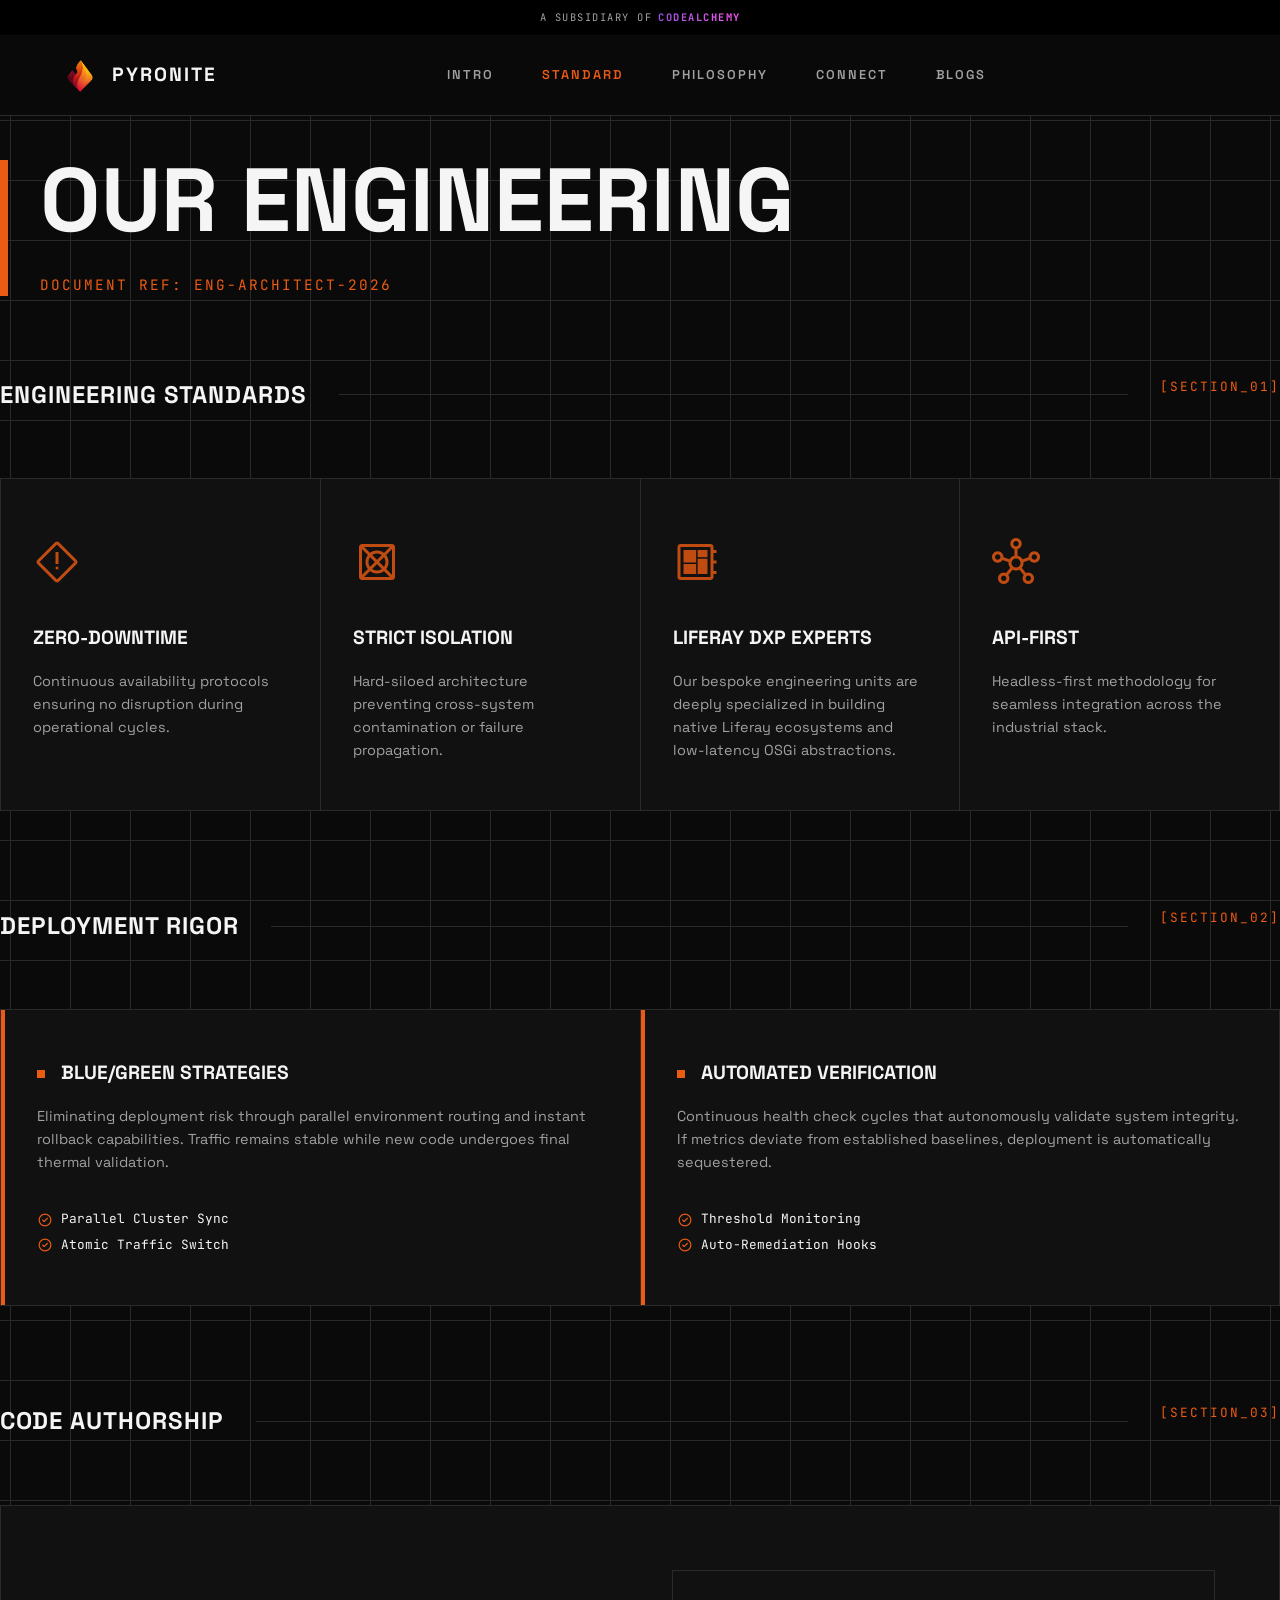
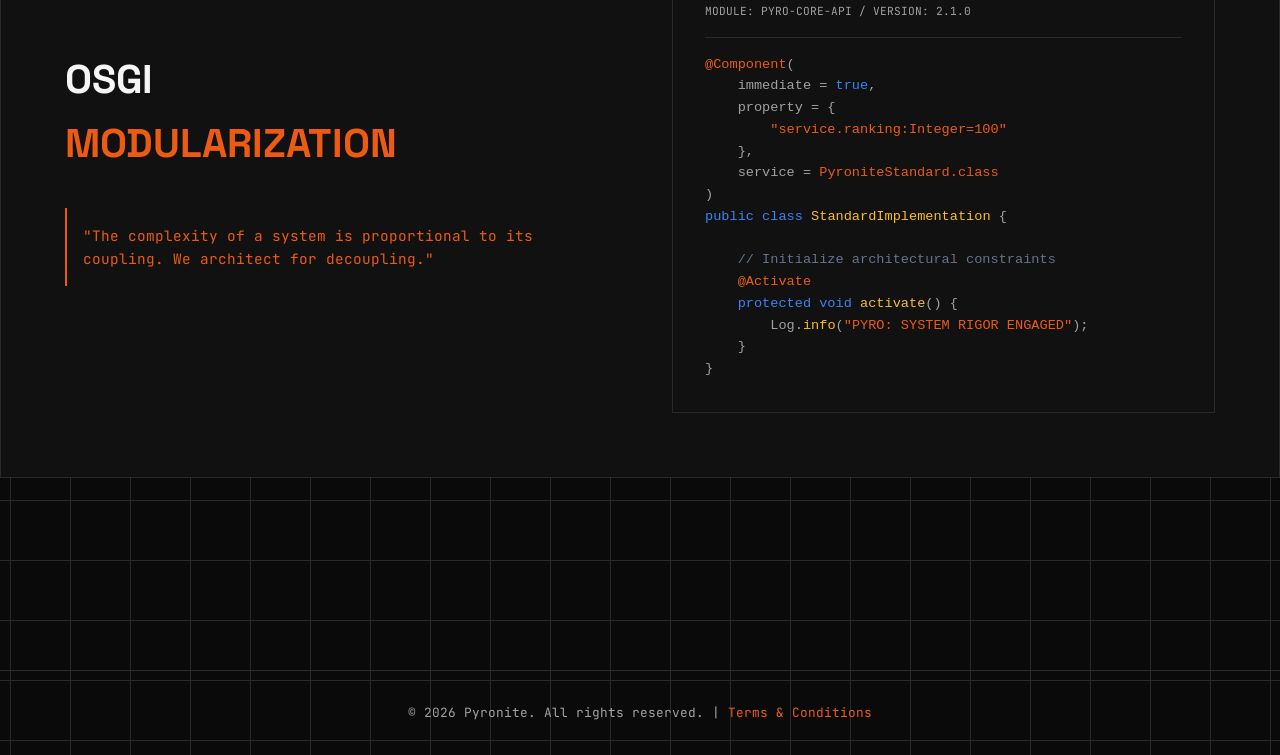
<file: standard.html>
<!DOCTYPE html>
<html lang="en">
<head>
  <meta charset="UTF-8">
  <meta name="viewport" content="width=device-width, initial-scale=1.0">
  <title>The Standard | Pyronite</title>
  <meta name="description" content="Discover Pyronite's engineering standards for Liferay DXP. We enforce zero-downtime tolerance, OSGi modularization, headless API-first integration, and top-tier Liferay capability.">
  <meta name="keywords" content="Pyronite Standards, Liferay DXP, Headless Architecture, OSGi Modularization, API-First Liferay, Enterprise Portals, Zero-Downtime Tolerant Infrastructure">
  <meta name="author" content="Pyronite">
  <meta name="robots" content="index, follow">

  <!-- Open Graph / Social Media -->
  <meta property="og:title" content="The Standard | Pyronite">
  <meta property="og:description" content="Discover Pyronite's engineering standards and Liferay DXP expertise.">
  <meta property="og:type" content="website">
  <meta property="og:url" content="https://pyronite.codealchemy.tech/standard.html">

  <link rel="canonical" href="https://pyronite.codealchemy.tech/standard.html">

  <link rel="stylesheet" href="styles.css">
  <link href="https://fonts.googleapis.com/css2?family=Material+Symbols+Outlined:wght@300&display=swap" rel="stylesheet">
  <link rel="icon" type="image/png" href="assets/logo.png">
</head>
<body>
  <div class="top-strip">A Subsidiary of <a href="https://codealchemy.tech/" target="_blank">CodeAlchemy</a></div>
  <!-- Navigation -->
  <nav class="navbar">
    <div class="brand">
      <img src="assets/logo.png" alt="Pyronite Logo" class="logo">
      PYRONITE
    </div>
    <div class="nav-links">
      <a href="index.html">Intro</a>
      <a href="standard.html" class="active">Standard</a>
      <a href="philosophy.html">Philosophy</a>
      <a href="connect.html">Connect</a>
      <a href="blogs.html">Blogs</a>
    </div>
    <div class="nav-meta"></div>
  </nav>

  <!-- Hero Title -->
  <section class="section container reveal" style="padding-top: 10rem;">
    <div style="border-left: 8px solid var(--primary); padding-left: 2rem; margin-bottom: 5rem;">
      <h1 style="font-size: clamp(3rem, 7vw, 6rem); font-weight: 700; line-height: 0.9; text-transform: uppercase;">
        <!-- <span style="display:block; opacity: 0.5; font-size: 3rem; margin-bottom: 1rem;">02 /</span> -->
        OUR ENGINEERING
      </h1>
      <p style="color: var(--primary); font-family: var(--font-mono); font-size: 0.9rem; margin-top: 2rem; letter-spacing: 2px;">DOCUMENT REF: ENG-ARCHITECT-2026</p>
    </div>

    <!-- Engineering Constraints Section -->
    <div class="section-header">
      <h2>Engineering Standards</h2>
      <div class="line"></div>
      <span class="label">[SECTION_01]</span>
    </div>

    <div class="grid-cards mb-8" style="margin-bottom: 6rem;">
      <div class="card">
        <div class="icon block"><span class="material-symbols-outlined" style="font-size: 3rem;">emergency_home</span></div>
        <h3>Zero-Downtime</h3>
        <p>Continuous availability protocols ensuring no disruption during operational cycles.</p>
      </div>
      <div class="card">
        <div class="icon block"><span class="material-symbols-outlined" style="font-size: 3rem;">grid_guides</span></div>
        <h3>Strict Isolation</h3>
        <p>Hard-siloed architecture preventing cross-system contamination or failure propagation.</p>
      </div>
      <div class="card">
        <div class="icon block"><span class="material-symbols-outlined" style="font-size: 3rem;">developer_board</span></div>
        <h3>Liferay DXP Experts</h3>
        <p>Our bespoke engineering units are deeply specialized in building native Liferay ecosystems and low-latency OSGi abstractions.</p>
      </div>
      <div class="card">
        <div class="icon block"><span class="material-symbols-outlined" style="font-size: 3rem;">hub</span></div>
        <h3>API-First</h3>
        <p>Headless-first methodology for seamless integration across the industrial stack.</p>
      </div>
    </div>

    <!-- Deployment Rigor Section -->
    <div class="section-header reveal">
      <h2>Deployment Rigor</h2>
      <div class="line"></div>
      <span class="label">[SECTION_02]</span>
    </div>

    <div class="grid-cards reveal" style="grid-template-columns: 1fr 1fr; margin-bottom: 6rem;">
      <div class="card" style="border-left: 4px solid var(--primary);">
        <h3 style="display: flex; align-items: center; gap: 1rem;"><span style="width: 8px; height: 8px; background: var(--primary); display: inline-block;"></span> Blue/Green Strategies</h3>
        <p style="margin-bottom: 2rem;">Eliminating deployment risk through parallel environment routing and instant rollback capabilities. Traffic remains stable while new code undergoes final thermal validation.</p>
        <ul style="color: var(--text-primary); font-family: var(--font-mono); font-size: 0.8rem; line-height: 2;">
          <li><span class="material-symbols-outlined text-primary" style="font-size: 1rem; color: var(--primary)">check_circle</span> Parallel Cluster Sync</li>
          <li><span class="material-symbols-outlined text-primary" style="font-size: 1rem; color: var(--primary)">check_circle</span> Atomic Traffic Switch</li>
        </ul>
      </div>
      <div class="card" style="border-left: 4px solid var(--primary);">
        <h3 style="display: flex; align-items: center; gap: 1rem;"><span style="width: 8px; height: 8px; background: var(--primary); display: inline-block;"></span> Automated Verification</h3>
        <p style="margin-bottom: 2rem;">Continuous health check cycles that autonomously validate system integrity. If metrics deviate from established baselines, deployment is automatically sequestered.</p>
        <ul style="color: var(--text-primary); font-family: var(--font-mono); font-size: 0.8rem; line-height: 2;">
          <li><span class="material-symbols-outlined text-primary" style="font-size: 1rem; color: var(--primary)">check_circle</span> Threshold Monitoring</li>
          <li><span class="material-symbols-outlined text-primary" style="font-size: 1rem; color: var(--primary)">check_circle</span> Auto-Remediation Hooks</li>
        </ul>
      </div>
    </div>

    <!-- Code Authorship Section -->
    <div class="section-header reveal">
      <h2>Code Authorship</h2>
      <div class="line"></div>
      <span class="label">[SECTION_03]</span>
    </div>

    <div class="reveal" style="background: var(--bg-surface); border: 1px solid var(--border-light); padding: 4rem; display: grid; grid-template-columns: 1fr 1fr; gap: 4rem; align-items: center;">
      <div>
        <h3 style="font-size: 2.5rem; text-transform: uppercase; margin-bottom: 2rem;">OSGi <br><span style="color: var(--primary)">Modularization</span></h3>
        <p class="philosophy-quote" style="margin: 0 0 3rem 0; padding: 1rem; border-left: 2px solid var(--primary); border-top: none; border-right: none; border-bottom: none; background: transparent;">"The complexity of a system is proportional to its coupling. We architect for decoupling."</p>
      </div>

      <div class="code-block">
        <div class="code-block-header">Module: pyro-core-api / version: 2.1.0</div>
<pre>
<span class="string">@Component</span>(
    immediate = <span class="keyword">true</span>,
    property = {
        <span class="string">"service.ranking:Integer=100"</span>
    },
    service = <span class="string">PyroniteStandard.class</span>
)
<span class="keyword">public class</span> <span class="function">StandardImplementation</span> {
    
    <span style="color: #64748b;">// Initialize architectural constraints</span>
    <span class="string">@Activate</span>
    <span class="keyword">protected void</span> <span class="function">activate</span>() {
        Log.<span class="function">info</span>(<span class="string">"PYRO: SYSTEM RIGOR ENGAGED"</span>);
    }
}
</pre>
      </div>
    </div>

  </section>

  <!-- Footer -->
  <footer style="padding: 2rem; margin-top: 4rem; border-top: 1px solid var(--border-light); text-align: center; font-family: var(--font-mono); font-size: 0.8rem; color: var(--text-muted);">
    <p>&copy; 2026 Pyronite. All rights reserved. | <a href="terms.html" style="color: var(--primary); text-decoration: none;">Terms & Conditions</a></p>
  </footer>

  <script src="script.js"></script>
</body>
</html>
</file>
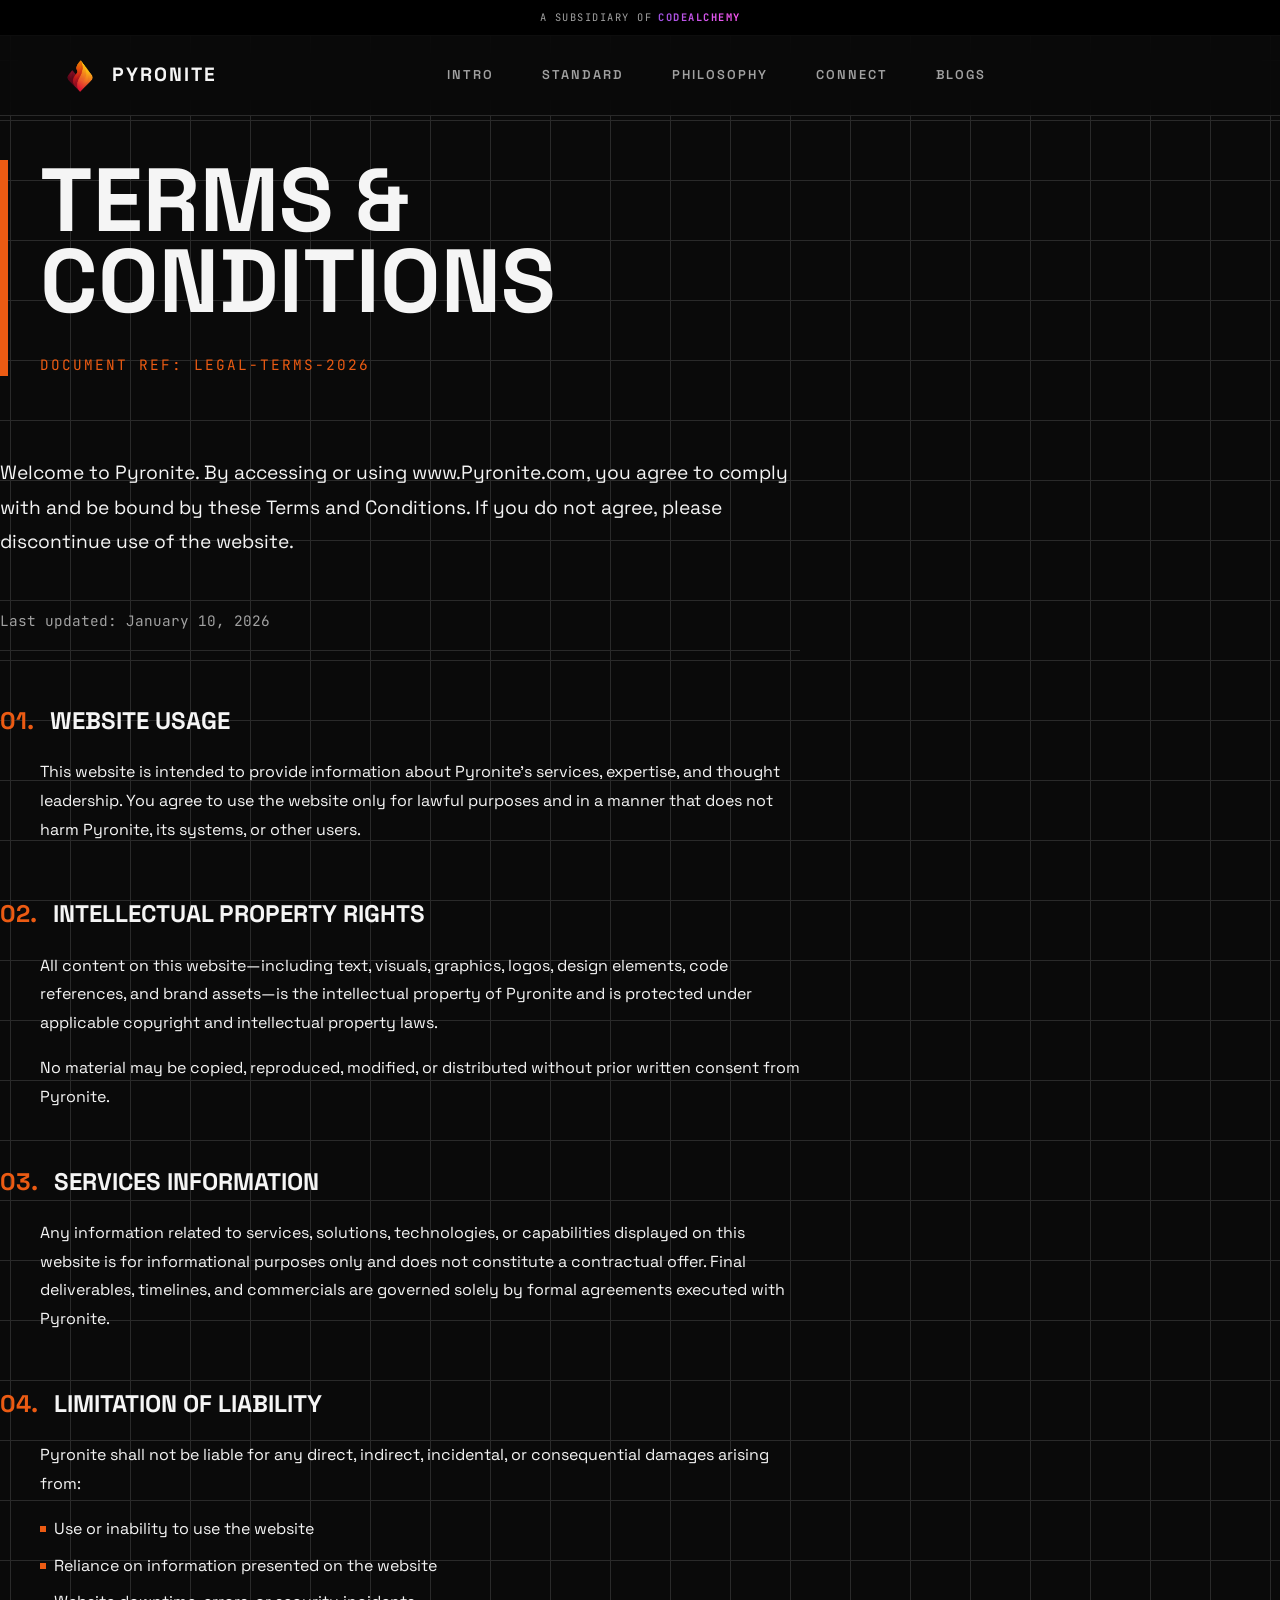
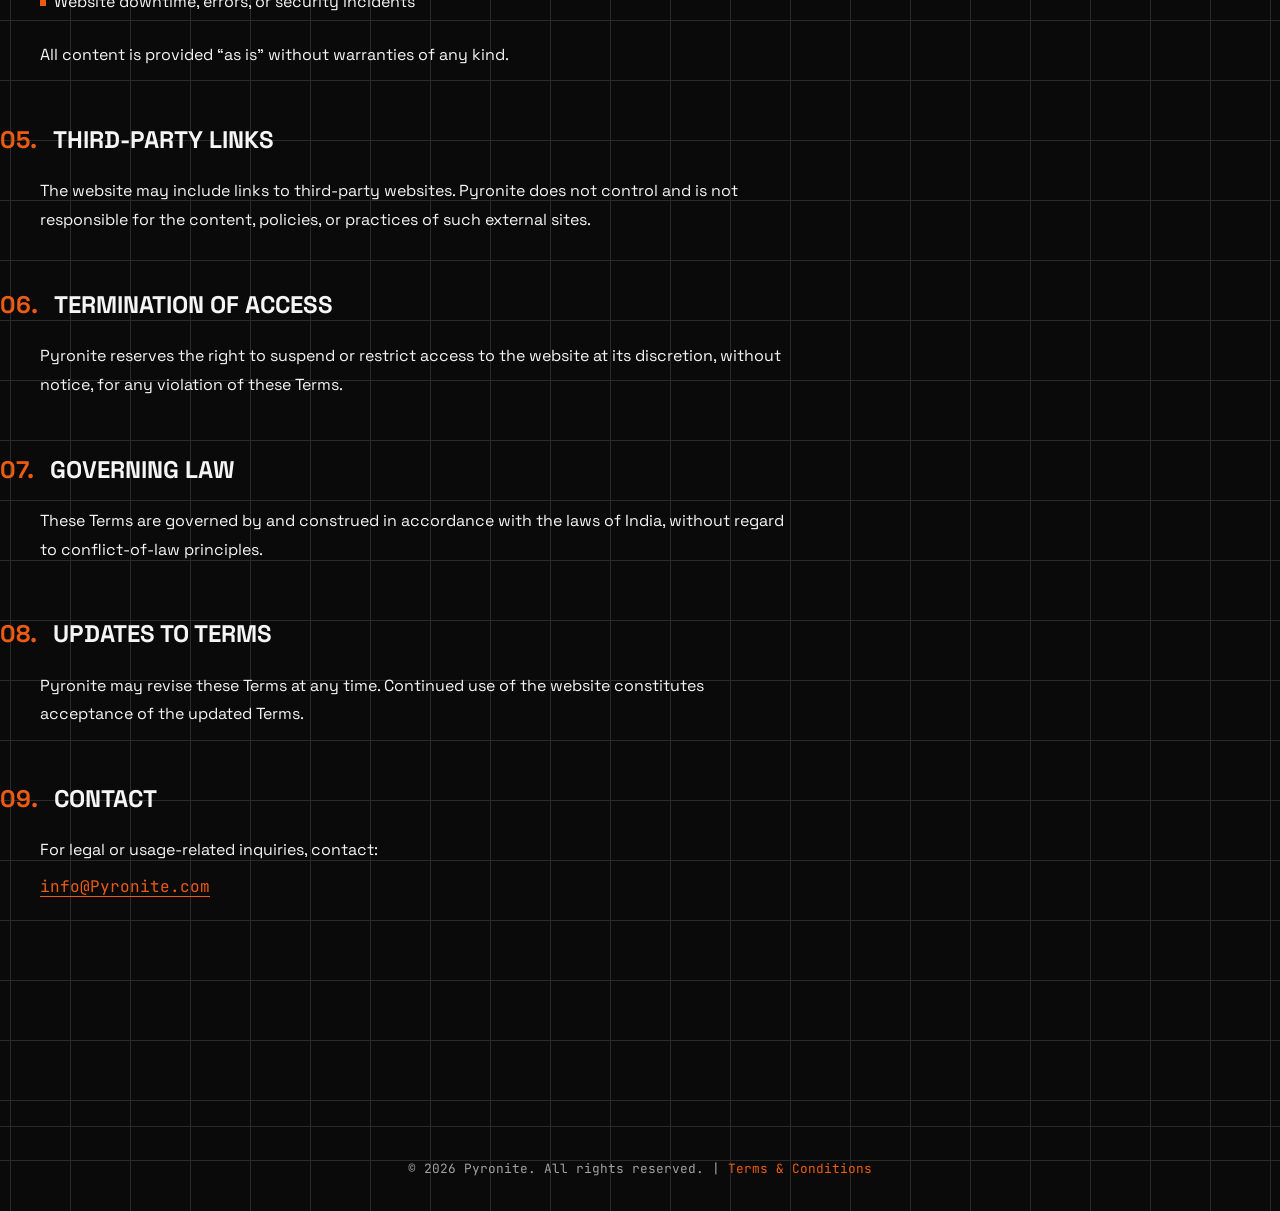
<file: terms.html>
<!DOCTYPE html>
<html lang="en">
<head>
  <meta charset="UTF-8">
  <meta name="viewport" content="width=device-width, initial-scale=1.0">
  <title>Terms and Conditions | Pyronite</title>
  <meta name="description" content="Read Pyronite's Terms and Conditions. Learn about the policies governing our Liferay DXP enterprise services and proprietary architectural frameworks.">
  <meta name="keywords" content="Pyronite Terms and Conditions, Legal, Liferay Consulting Terms, Enterprise Service Agreement">
  <meta name="author" content="Pyronite">
  <meta name="robots" content="index, follow">

  <!-- Open Graph / Social Media -->
  <meta property="og:title" content="Terms and Conditions | Pyronite">
  <meta property="og:description" content="Read Pyronite's Terms and Conditions regarding website usage and policies.">
  <meta property="og:type" content="website">
  <meta property="og:url" content="https://pyronite.codealchemy.tech/terms.html">

  <link rel="canonical" href="https://pyronite.codealchemy.tech/terms.html">

  <link rel="stylesheet" href="styles.css">
  <link href="https://fonts.googleapis.com/css2?family=Material+Symbols+Outlined:wght@300&display=swap" rel="stylesheet">
  <link rel="icon" type="image/png" href="assets/logo.png">
</head>
<body>
  <div class="top-strip">A Subsidiary of <a href="https://codealchemy.tech/" target="_blank">CodeAlchemy</a></div>
  <!-- Navigation -->
  <nav class="navbar">
    <div class="brand">
      <img src="assets/logo.png" alt="Pyronite Logo" class="logo">
      PYRONITE
    </div>
    <div class="nav-links">
      <a href="index.html">Intro</a>
      <a href="standard.html">Standard</a>
      <a href="philosophy.html">Philosophy</a>
      <a href="connect.html">Connect</a>
      <a href="blogs.html">Blogs</a>
    </div>
    <div class="nav-meta"></div>
  </nav>

  <!-- Terms Section -->
  <section class="section container reveal" style="padding-top: 10rem;">
    <div style="border-left: 8px solid var(--primary); padding-left: 2rem; margin-bottom: 5rem;">
      <h1 style="font-size: clamp(3rem, 7vw, 6rem); font-weight: 700; line-height: 0.9; text-transform: uppercase;">
        TERMS & <br>CONDITIONS
      </h1>
      <p style="color: var(--primary); font-family: var(--font-mono); font-size: 0.9rem; margin-top: 2rem; letter-spacing: 2px;">DOCUMENT REF: LEGAL-TERMS-2026</p>
    </div>

    <div style="max-width: 800px; line-height: 1.8; color: var(--text-primary);">
      <p style="margin-bottom: 3rem; font-size: 1.2rem; color: var(--text-light);">
        Welcome to Pyronite. By accessing or using www.Pyronite.com, you agree to comply with and be bound by these Terms and Conditions. If you do not agree, please discontinue use of the website.
      </p>

      <p style="font-family: var(--font-mono); font-size: 0.9rem; color: var(--text-muted); margin-bottom: 3rem; border-bottom: 1px solid var(--border-light); padding-bottom: 1rem;">
        Last updated: January 10, 2026
      </p>

      <h3 style="margin-top: 3rem; margin-bottom: 1rem; color: var(--text-light); text-transform: uppercase; font-size: 1.5rem; display: flex; align-items: center; gap: 1rem;">
        <span style="color: var(--primary);">01.</span> Website Usage
      </h3>
      <p style="margin-bottom: 2rem; padding-left: 2.5rem;">
        This website is intended to provide information about Pyronite’s services, expertise, and thought leadership. You agree to use the website only for lawful purposes and in a manner that does not harm Pyronite, its systems, or other users.
      </p>

      <h3 style="margin-top: 3rem; margin-bottom: 1rem; color: var(--text-light); text-transform: uppercase; font-size: 1.5rem; display: flex; align-items: center; gap: 1rem;">
        <span style="color: var(--primary);">02.</span> Intellectual Property Rights
      </h3>
      <p style="margin-bottom: 1rem; padding-left: 2.5rem;">
        All content on this website—including text, visuals, graphics, logos, design elements, code references, and brand assets—is the intellectual property of Pyronite and is protected under applicable copyright and intellectual property laws.
      </p>
      <p style="margin-bottom: 2rem; padding-left: 2.5rem;">
        No material may be copied, reproduced, modified, or distributed without prior written consent from Pyronite.
      </p>

      <h3 style="margin-top: 3rem; margin-bottom: 1rem; color: var(--text-light); text-transform: uppercase; font-size: 1.5rem; display: flex; align-items: center; gap: 1rem;">
        <span style="color: var(--primary);">03.</span> Services Information
      </h3>
      <p style="margin-bottom: 2rem; padding-left: 2.5rem;">
        Any information related to services, solutions, technologies, or capabilities displayed on this website is for informational purposes only and does not constitute a contractual offer. Final deliverables, timelines, and commercials are governed solely by formal agreements executed with Pyronite.
      </p>

      <h3 style="margin-top: 3rem; margin-bottom: 1rem; color: var(--text-light); text-transform: uppercase; font-size: 1.5rem; display: flex; align-items: center; gap: 1rem;">
        <span style="color: var(--primary);">04.</span> Limitation of Liability
      </h3>
      <p style="margin-bottom: 1rem; padding-left: 2.5rem;">
        Pyronite shall not be liable for any direct, indirect, incidental, or consequential damages arising from:
      </p>
      <ul style="margin-left: 2.5rem; margin-bottom: 1.5rem; list-style-type: none; padding-left: 0;">
        <li style="margin-bottom: 0.5rem; display: flex; align-items: center; gap: 0.5rem;">
          <span style="width: 6px; height: 6px; background: var(--primary); display: inline-block;"></span> Use or inability to use the website
        </li>
        <li style="margin-bottom: 0.5rem; display: flex; align-items: center; gap: 0.5rem;">
          <span style="width: 6px; height: 6px; background: var(--primary); display: inline-block;"></span> Reliance on information presented on the website
        </li>
        <li style="margin-bottom: 0.5rem; display: flex; align-items: center; gap: 0.5rem;">
          <span style="width: 6px; height: 6px; background: var(--primary); display: inline-block;"></span> Website downtime, errors, or security incidents
        </li>
      </ul>
      <p style="margin-bottom: 2rem; padding-left: 2.5rem;">
        All content is provided “as is” without warranties of any kind.
      </p>

      <h3 style="margin-top: 3rem; margin-bottom: 1rem; color: var(--text-light); text-transform: uppercase; font-size: 1.5rem; display: flex; align-items: center; gap: 1rem;">
        <span style="color: var(--primary);">05.</span> Third-Party Links
      </h3>
      <p style="margin-bottom: 2rem; padding-left: 2.5rem;">
        The website may include links to third-party websites. Pyronite does not control and is not responsible for the content, policies, or practices of such external sites.
      </p>

      <h3 style="margin-top: 3rem; margin-bottom: 1rem; color: var(--text-light); text-transform: uppercase; font-size: 1.5rem; display: flex; align-items: center; gap: 1rem;">
        <span style="color: var(--primary);">06.</span> Termination of Access
      </h3>
      <p style="margin-bottom: 2rem; padding-left: 2.5rem;">
        Pyronite reserves the right to suspend or restrict access to the website at its discretion, without notice, for any violation of these Terms.
      </p>

      <h3 style="margin-top: 3rem; margin-bottom: 1rem; color: var(--text-light); text-transform: uppercase; font-size: 1.5rem; display: flex; align-items: center; gap: 1rem;">
        <span style="color: var(--primary);">07.</span> Governing Law
      </h3>
      <p style="margin-bottom: 2rem; padding-left: 2.5rem;">
        These Terms are governed by and construed in accordance with the laws of India, without regard to conflict-of-law principles.
      </p>

      <h3 style="margin-top: 3rem; margin-bottom: 1rem; color: var(--text-light); text-transform: uppercase; font-size: 1.5rem; display: flex; align-items: center; gap: 1rem;">
        <span style="color: var(--primary);">08.</span> Updates to Terms
      </h3>
      <p style="margin-bottom: 2rem; padding-left: 2.5rem;">
        Pyronite may revise these Terms at any time. Continued use of the website constitutes acceptance of the updated Terms.
      </p>

      <h3 style="margin-top: 3rem; margin-bottom: 1rem; color: var(--text-light); text-transform: uppercase; font-size: 1.5rem; display: flex; align-items: center; gap: 1rem;">
        <span style="color: var(--primary);">09.</span> Contact
      </h3>
      <p style="margin-bottom: 2rem; padding-left: 2.5rem;">
        For legal or usage-related inquiries, contact:<br>
        <a href="mailto:info@Pyronite.com" style="color: var(--primary); text-decoration: underline; text-underline-offset: 4px; display: inline-block; margin-top: 0.5rem; font-family: var(--font-mono);">info@Pyronite.com</a>
      </p>
    </div>
  </section>

  <!-- Footer -->
  <footer style="padding: 2rem; margin-top: 4rem; border-top: 1px solid var(--border-light); text-align: center; font-family: var(--font-mono); font-size: 0.8rem; color: var(--text-muted);">
    <p>&copy; 2026 Pyronite. All rights reserved. | <a href="terms.html" style="color: var(--primary); text-decoration: none;">Terms & Conditions</a></p>
  </footer>

  <script src="script.js"></script>
</body>
</html>
</file>
<file: styles.css>
/* -- styles.css -- */
@import url('https://fonts.googleapis.com/css2?family=Space+Grotesk:wght@300;400;500;600;700&family=JetBrains+Mono:wght@400;700&display=swap');
@import url('https://fonts.googleapis.com/css2?family=Material+Symbols+Outlined:wght@300&display=swap');

:root {
  --primary: #ec5b13;
  --bg-base: #0a0a0a;
  --bg-surface: #111111;
  --bg-panel: #1a1a1a;
  --border-light: #2a2a2a;
  --text-primary: #f5f5f5;
  --text-muted: #a1a1a1;
  --font-display: 'Space Grotesk', sans-serif;
  --font-mono: 'JetBrains Mono', monospace;
  --nav-height: 80px;
}

* { margin: 0; padding: 0; box-sizing: border-box; border-radius: 0 !important; word-wrap: break-word; overflow-wrap: break-word; }

html { overflow-x: hidden; width: 100%; }

body {
  font-family: var(--font-display);
  background-color: var(--bg-base);
  color: var(--text-primary);
  line-height: 1.6;
  overflow-x: hidden;
  background-image: 
    linear-gradient(var(--border-light) 1px, transparent 1px),
    linear-gradient(90deg, var(--border-light) 1px, transparent 1px);
  background-size: 60px 60px;
  background-position: center top;
}

a { text-decoration: none; color: inherit; transition: 0.3s ease; }
ul { list-style: none; }
img { max-width: 100%; height: auto; display: block; }
.material-symbols-outlined { vertical-align: middle; }

/* Top Strip */
.top-strip {
  position: fixed; top: 0; left: 0; width: 100%; height: 36px;
  background: #000; color: var(--text-muted); 
  display: flex; align-items: center; justify-content: center;
  font-family: var(--font-mono); font-size: 0.65rem; font-weight: 400; 
  text-transform: uppercase; letter-spacing: 1.5px; z-index: 1002;
  border-bottom: 1px solid rgba(255, 255, 255, 0.05);
}
.top-strip a {
  text-decoration: none; margin-left: 6px; font-weight: 700; transition: opacity 0.3s;
  background: linear-gradient(to right, #9b51e0, #ff57f4, #9b51e0);
  background-size: 200% auto;
  color: transparent;
  -webkit-background-clip: text;
  background-clip: text;
  animation: gradient-shine 3s linear infinite;
}
.top-strip a:hover {
  opacity: 0.8;
}

@keyframes gradient-shine {
  to {
    background-position: 200% center;
  }
}

/* Navbar */
.navbar {
  position: fixed; top: 36px; left: 0; width: 100%; height: var(--nav-height);
  background: rgba(10, 10, 10, 0.85); backdrop-filter: blur(12px);
  border-bottom: 1px solid var(--border-light);
  display: flex; justify-content: space-between; align-items: center;
  padding: 0 4rem; z-index: 1000;
}
.brand { display: flex; align-items: center; gap: 1rem; font-weight: 700; text-transform: uppercase; font-size: 1.2rem; letter-spacing: 2px; }
.brand .logo { height: 32px; width: auto; object-fit: contain; display: block; }
.nav-links { display: flex; gap: 3rem; }
.nav-links a { text-transform: uppercase; font-size: 0.8rem; font-weight: 600; letter-spacing: 2px; color: var(--text-muted); }
.nav-links a:hover, .nav-links a.active { color: var(--primary); }
.nav-meta { font-family: var(--font-mono); font-size: 0.75rem; color: var(--text-muted); }

/* Globals */
.container { max-width: 1440px; margin: 0 auto; padding: 0 4rem; }
.section { padding: 8rem 0; position: relative; }
.section-header { margin-bottom: 4rem; display: flex; align-items: center; gap: 2rem; }
.section-header h2 { font-size: 1.5rem; font-weight: 700; text-transform: uppercase; letter-spacing: 1px; }
.section-header .line { flex: 1; height: 1px; background: var(--border-light); }
.label { font-family: var(--font-mono); color: var(--primary); font-size: 0.8rem; text-transform: uppercase; letter-spacing: 2px; display: block; margin-bottom: 1rem;}

/* Buttons */
.btn {
  display: inline-block; padding: 1.2rem 3rem; background: var(--primary);
  color: #fff; font-weight: 700; text-transform: uppercase; letter-spacing: 2px;
  font-size: 0.9rem; border: 1px solid var(--primary); cursor: pointer; transition: 0.3s;
}
.btn:hover { background: transparent; color: var(--primary); }
.btn-outline { background: transparent; border: 1px solid var(--text-primary); color: var(--text-primary); }
.btn-outline:hover { background: var(--text-primary); color: var(--bg-base); }

/* Hero Section */
.hero { display: flex; align-items: flex-end; min-height: 100vh; padding-bottom: 5rem; padding-top: calc(var(--nav-height) + 36px); }
.hero-content { display: grid; grid-template-columns: 8fr 4fr; gap: 4rem; align-items: end; }
.hero h1 { font-size: clamp(3rem, 7vw, 6.5rem); font-weight: 700; line-height: 0.9; text-transform: uppercase; letter-spacing: -2px; }
.hero h1 span { color: var(--primary); }
.hero-desc { border-left: 1px solid var(--border-light); padding-left: 2rem; padding-bottom: 1rem; }
.hero-desc p { font-size: 1.2rem; color: var(--text-muted); margin-bottom: 1.5rem; max-width: 400px; font-weight: 300; }
.hero-desc .meta { font-family: var(--font-mono); font-size: 0.7rem; color: var(--primary); text-transform: uppercase; letter-spacing: 2px; }

/* Grid Cards (Manifestos, Standard) */
.grid-cards { display: grid; grid-template-columns: repeat(auto-fit, minmax(280px, 1fr)); gap: 1px; background: var(--border-light); border: 1px solid var(--border-light); }
.card { background: var(--bg-surface); padding: 3rem 2rem; transition: background 0.3s, border-color 0.3s; position: relative; }
.card:hover { background: var(--bg-panel); }
.card .icon { font-size: 2.5rem; color: var(--primary); margin-bottom: 2rem; opacity: 0.8; }
.card h3 { font-size: 1.2rem; font-weight: 700; text-transform: uppercase; margin-bottom: 1rem; }
.card p { font-size: 0.9rem; color: var(--text-muted); line-height: 1.6; }

/* Philosophy Section Layout */
.philosophy-grid { display: grid; grid-template-columns: 1fr 1fr; gap: 4rem; align-items: start; }
.philosophy-text h2 { font-size: clamp(2rem, 4vw, 3.5rem); font-weight: 700; text-transform: uppercase; line-height: 1.1; margin-bottom: 2rem; }
.philosophy-text p { font-size: 1.1rem; color: var(--text-muted); margin-bottom: 1.5rem; }
.philosophy-quote { padding: 2rem; background: var(--bg-surface); border-left: 2px solid var(--primary); font-family: var(--font-mono); font-size: 0.9rem; color: var(--primary); margin: 2rem 0; }
.philosophy-image { position: relative; aspect-ratio: 1; background: var(--bg-surface); border: 1px solid var(--border-light); display: flex; justify-content: center; align-items: center; overflow: hidden; }
.philosophy-image img { position: absolute; top:0; left:0; width: 100%; height: 100%; object-fit: cover; filter: grayscale(1) contrast(1.2) brightness(0.5); transition: 0.5s; }
.philosophy-image:hover img { filter: grayscale(0) contrast(1) brightness(0.8); }

/* Projects / Manifestos List */
.project-row { display: grid; grid-template-columns: 5fr 7fr; border-bottom: 1px solid var(--border-light); transition: 0.3s; }
.project-row:hover { background: var(--bg-surface); }
.project-info { padding: 4rem; }
.project-info h3 { font-size: clamp(2rem, 3vw, 4rem); font-weight: 700; text-transform: uppercase; margin-bottom: 1.5rem; letter-spacing: -1px; }
.project-info p { color: var(--text-muted); margin-bottom: 2rem; max-width: 500px; }
.project-tags { display: flex; gap: 1rem; flex-wrap: wrap; }
.project-tags span { display: inline-block; padding: 0.3rem 0.8rem; border: 1px solid var(--border-light); font-size: 0.65rem; font-family: var(--font-mono); text-transform: uppercase; letter-spacing: 1px; }
.project-img { position: relative; border-left: 1px solid var(--border-light); overflow: hidden; min-height: 400px; }
.project-img img { width: 100%; height: 100%; object-fit: cover; filter: grayscale(1) contrast(1.2) brightness(0.7); transition: 0.5s;}
.project-row:hover .project-img img { filter: grayscale(0) contrast(1) brightness(0.9); }

/* Contact Form */
.contact-container { display: grid; grid-template-columns: 1fr 1fr; gap: 4rem; }
.contact-info h2 { font-size: clamp(2rem, 4vw, 3.5rem); text-transform: uppercase; margin-bottom: 2rem; line-height: 1.1; }
.contact-info p { font-size: 1.2rem; color: var(--text-muted); margin-bottom: 3rem; font-weight: 300; }
.form-group { margin-bottom: 1.5rem; }
.form-control { width: 100%; background: transparent; border: 1px solid var(--border-light); color: var(--text-primary); padding: 1.2rem; font-family: var(--font-mono); font-size: 0.85rem; outline: none; transition: 0.3s; text-transform: uppercase; }
.form-control:focus { border-color: var(--primary); }
textarea.form-control { resize: vertical; min-height: 150px; }

/* Code Block Styling */
.code-block { background: var(--bg-surface); border: 1px solid var(--border-light); padding: 2rem; font-family: var(--font-mono); font-size: 0.85rem; overflow-x: auto; color: var(--text-muted); position: relative; }
.code-block .keyword { color: #3b82f6; }
.code-block .string { color: var(--primary); }
.code-block .function { color: #fbbf24; }
.code-block-header { padding-bottom: 1rem; margin-bottom: 1rem; border-bottom: 1px solid var(--border-light); font-size: 0.7rem; text-transform: uppercase; }

/* Footers */
.footer { border-top: 1px solid var(--border-light); padding: 4rem 0; background: var(--bg-surface); }
.footer-grid { display: grid; grid-template-columns: 1fr 1fr 1fr; gap: 2rem; }
.footer-col h4 { font-family: var(--font-mono); font-size: 0.75rem; color: var(--primary); margin-bottom: 1.5rem; }
.footer-col p { font-size: 0.8rem; color: var(--text-muted); text-transform: uppercase; letter-spacing: 1px; }

/* Animations */
.reveal { opacity: 0; transform: translateY(30px); transition: all 0.8s ease-out; }
.reveal.active { opacity: 1; transform: translateY(0); }

@media (max-width: 1024px) {
  .hero-content { grid-template-columns: 1fr; }
  .philosophy-grid, .contact-container, .project-row { grid-template-columns: 1fr; }
  .project-img { border-left: none; border-top: 1px solid var(--border-light); }
  .nav-links { display: none; }
}

/* Capabilities Specific */
.cap-interactive-container {
  display: flex;
  gap: 2rem;
  align-items: flex-start;
}
.cap-tags {
  display: flex;
  flex-wrap: wrap;
  gap: 1rem;
  flex: 2;
}
.cap-tag {
  display: flex;
  align-items: center;
  gap: 0.8rem;
  padding: 0.8rem 1.5rem;
  border: 1px solid var(--border-light);
  font-family: var(--font-mono);
  font-size: 0.85rem;
  text-transform: uppercase;
  cursor: crosshair;
  transition: all 0.3s;
  background: var(--bg-surface);
  color: var(--text-primary);
}
.cap-tag:hover {
  border-color: var(--primary);
  color: var(--primary);
  background: rgba(236, 91, 19, 0.05);
  transform: translateY(-2px);
}
.cap-tag .material-symbols-outlined {
  font-size: 1.2rem;
}
.cap-readout {
  flex: 1;
  background: var(--bg-surface);
  border: 1px solid var(--border-light);
  border-left: 4px solid var(--primary);
  padding: 3rem;
  min-height: 250px;
  position: sticky;
  top: 100px;
}
.readout-label {
  font-family: var(--font-mono);
  font-size: 0.8rem;
  color: var(--primary);
  margin-bottom: 2rem;
  display: inline-block;
  letter-spacing: 2px;
}
.readout-text {
  font-size: 1.2rem;
  color: var(--text-muted);
  line-height: 1.6;
}

@media (max-width: 1024px) {
  .cap-interactive-container { flex-direction: column; }
  .cap-readout { width: 100%; position: relative; top: 0; min-height: auto; padding: 2rem; }
}

/* Marquee / Partner Logos */
.marquee-wrapper {
  background: var(--bg-surface);
  padding: 3rem 0;
  border-top: 1px solid var(--border-light);
  border-bottom: 1px solid var(--border-light);
}

.marquee-container {
  overflow: hidden;
  position: relative;
  width: 100%;
}

.marquee-content {
  display: flex;
  width: max-content;
  white-space: nowrap;
  gap: 4rem;
  animation: marquee-custom 20s linear infinite;
}

@keyframes marquee-custom {
  from { transform: translateX(0); }
  to { transform: translateX(-50%); } 
}

.marquee-container:hover .marquee-content {
  animation-play-state: paused;
}

.marquee-item {
  display: flex;
  width: 11rem;
  flex-shrink: 0;
  align-items: center;
  justify-content: center;
  opacity: 0.5;
  transition: opacity 0.3s;
}

.marquee-item:hover {
  opacity: 1;
}

.marquee-item img {
  object-fit: contain;
  width: 100%;
  height: max-content;
  max-height: 54px;
  filter: grayscale(1) brightness(0.8);
}
.marquee-item:hover img {
  filter: grayscale(0) brightness(1);
}

/* Base Mobile Overrides */
@media (max-width: 768px) {
  .container { padding: 0 1.5rem; }
  .navbar { padding: 0 1.5rem; }
  .section { padding: 4rem 0; }
  .project-info { padding: 2rem 1.5rem; }
  .hero { min-height: auto; padding-top: 150px; padding-bottom: 3rem; }
  .hero h1 { font-size: clamp(2rem, 10vw, 2.5rem) !important; line-height: 1.1; }
  .hero-desc { border-left: none; padding-left: 0; border-top: 1px solid var(--border-light); padding-top: 1.5rem; }
  .footer-grid { grid-template-columns: 1fr; gap: 2rem; text-align: center; }
  .card { padding: 2rem 1.5rem; }
  .card h3 { font-size: 1.25rem !important; }
  .section-header { flex-direction: column; align-items: flex-start; gap: 1rem; margin-bottom: 2rem; }
  .project-info h3 { font-size: clamp(1.5rem, 6vw, 2rem) !important; line-height: 1.2; }
  h1 { font-size: 2rem !important; }
  h2 { font-size: 1.75rem !important; line-height: 1.2; }
  h3 { font-size: 1.25rem !important; }
  p { font-size: 1rem !important; }
  .btn { padding: 1rem 1.5rem; font-size: 0.8rem; width: 100%; text-align: center; }
  .cap-readout { padding: 1.5rem; margin-top: 2rem; }
  .form-control { padding: 1rem; font-size: 0.8rem; }
  img { max-width: 100%; height: auto; }
  .blog-content pre code { font-size: 0.75rem; white-space: pre; }
  .blog-content pre { padding: 1rem; overflow-x: auto; max-width: calc(100vw - 3rem); }
}

@media (max-width: 480px) {
  .top-strip { font-size: 0.5rem; }
}
</file>
